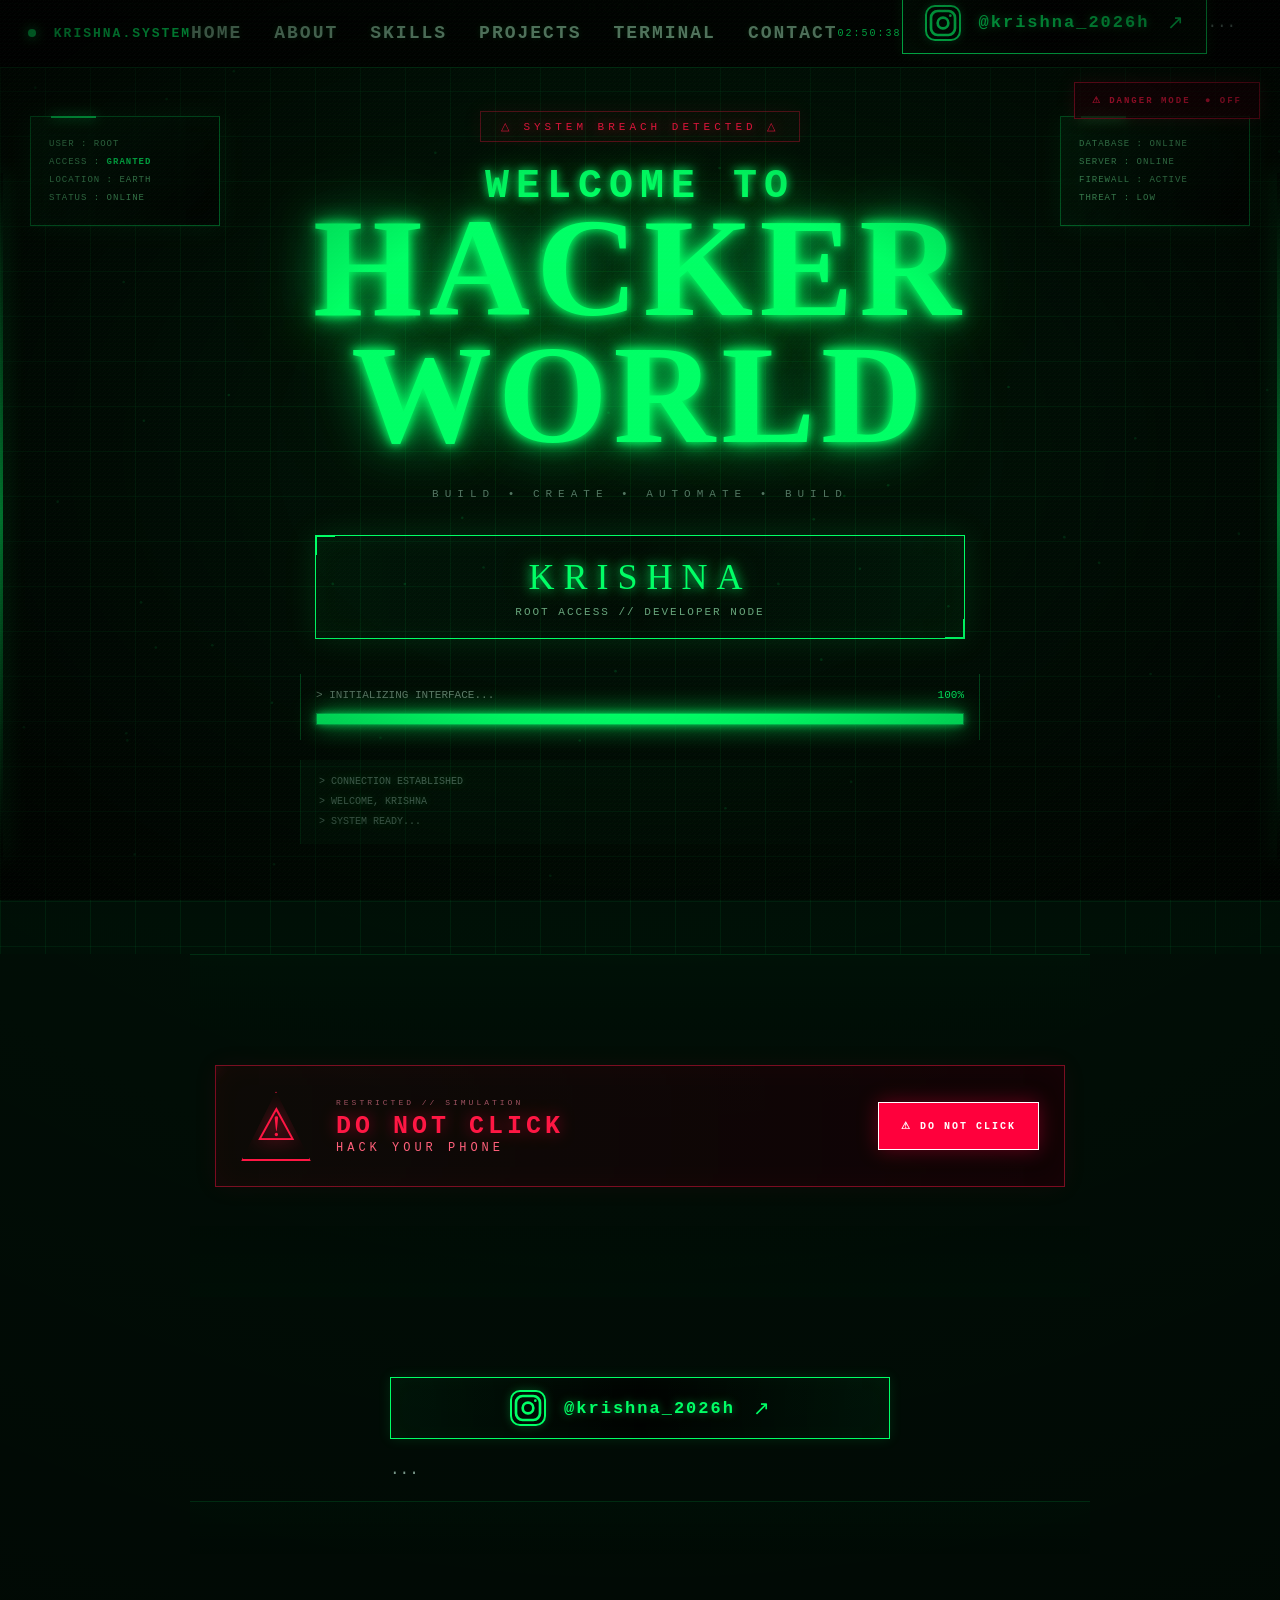
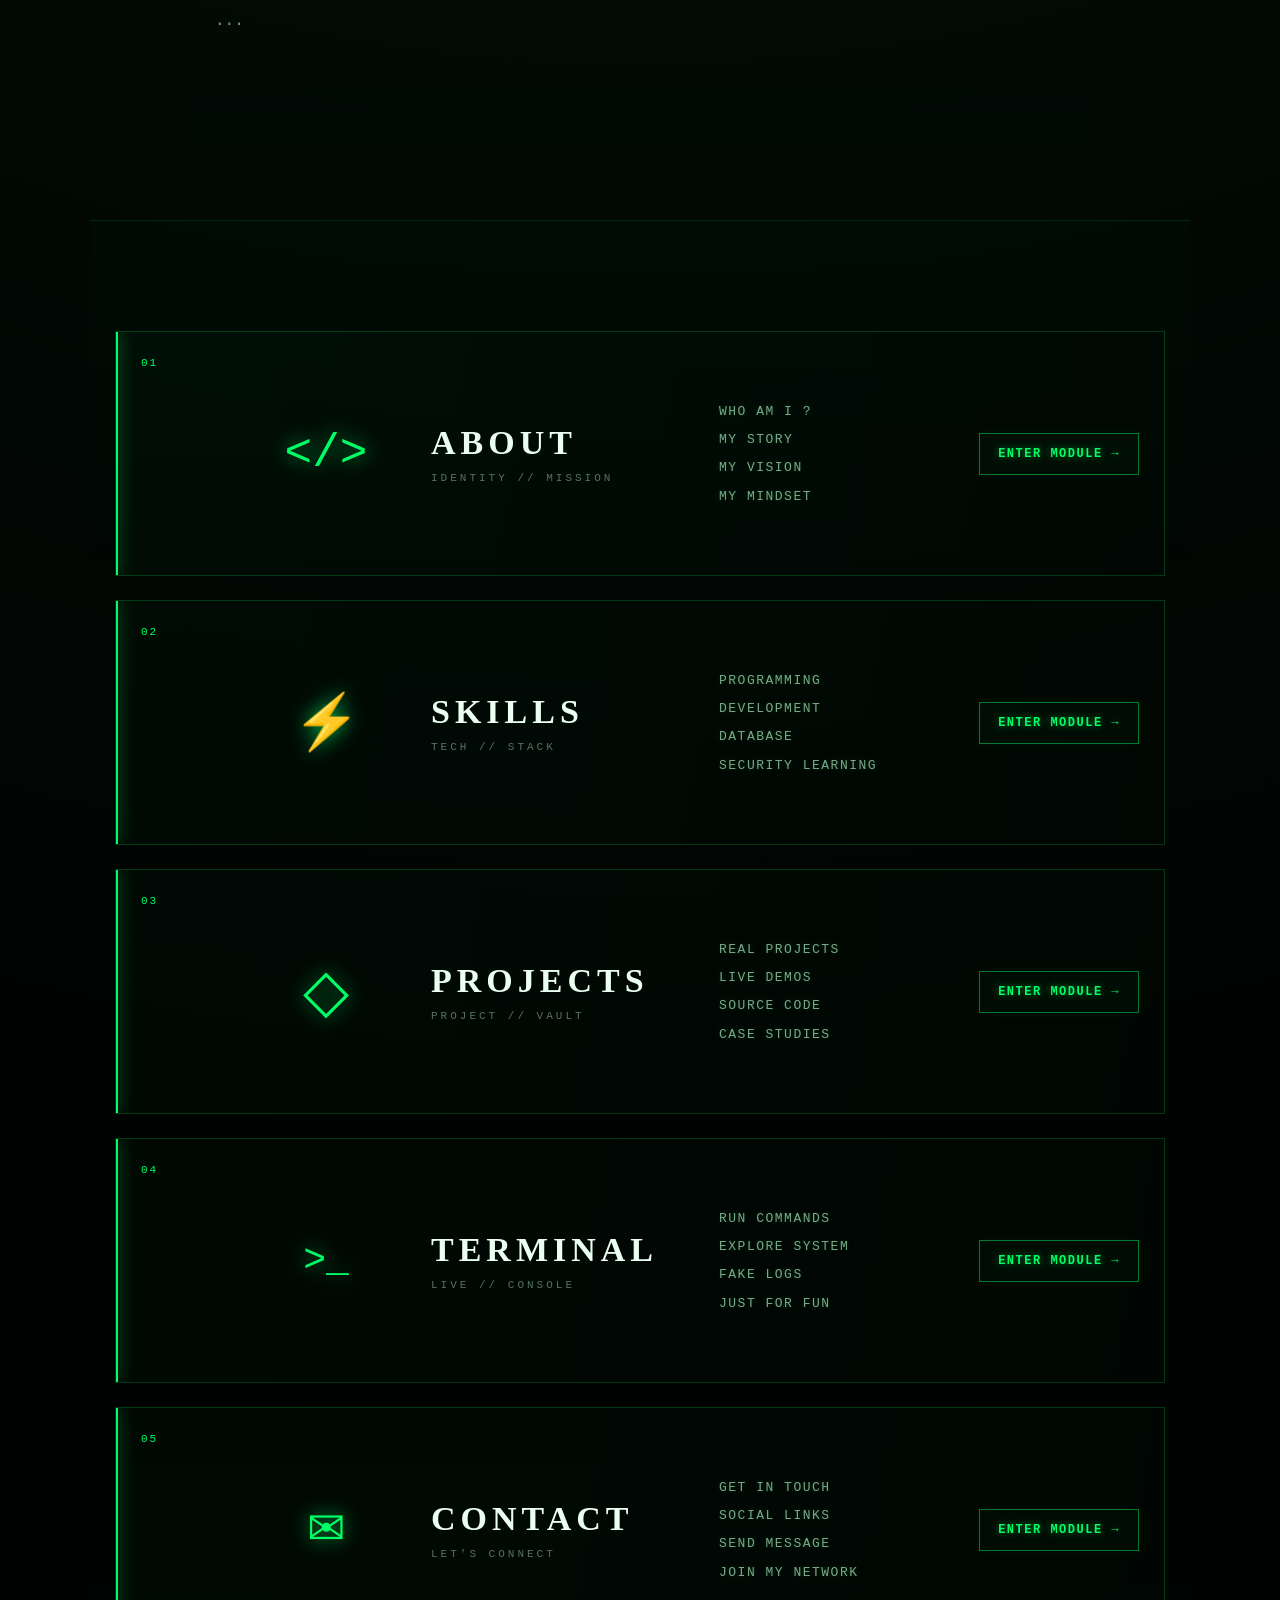
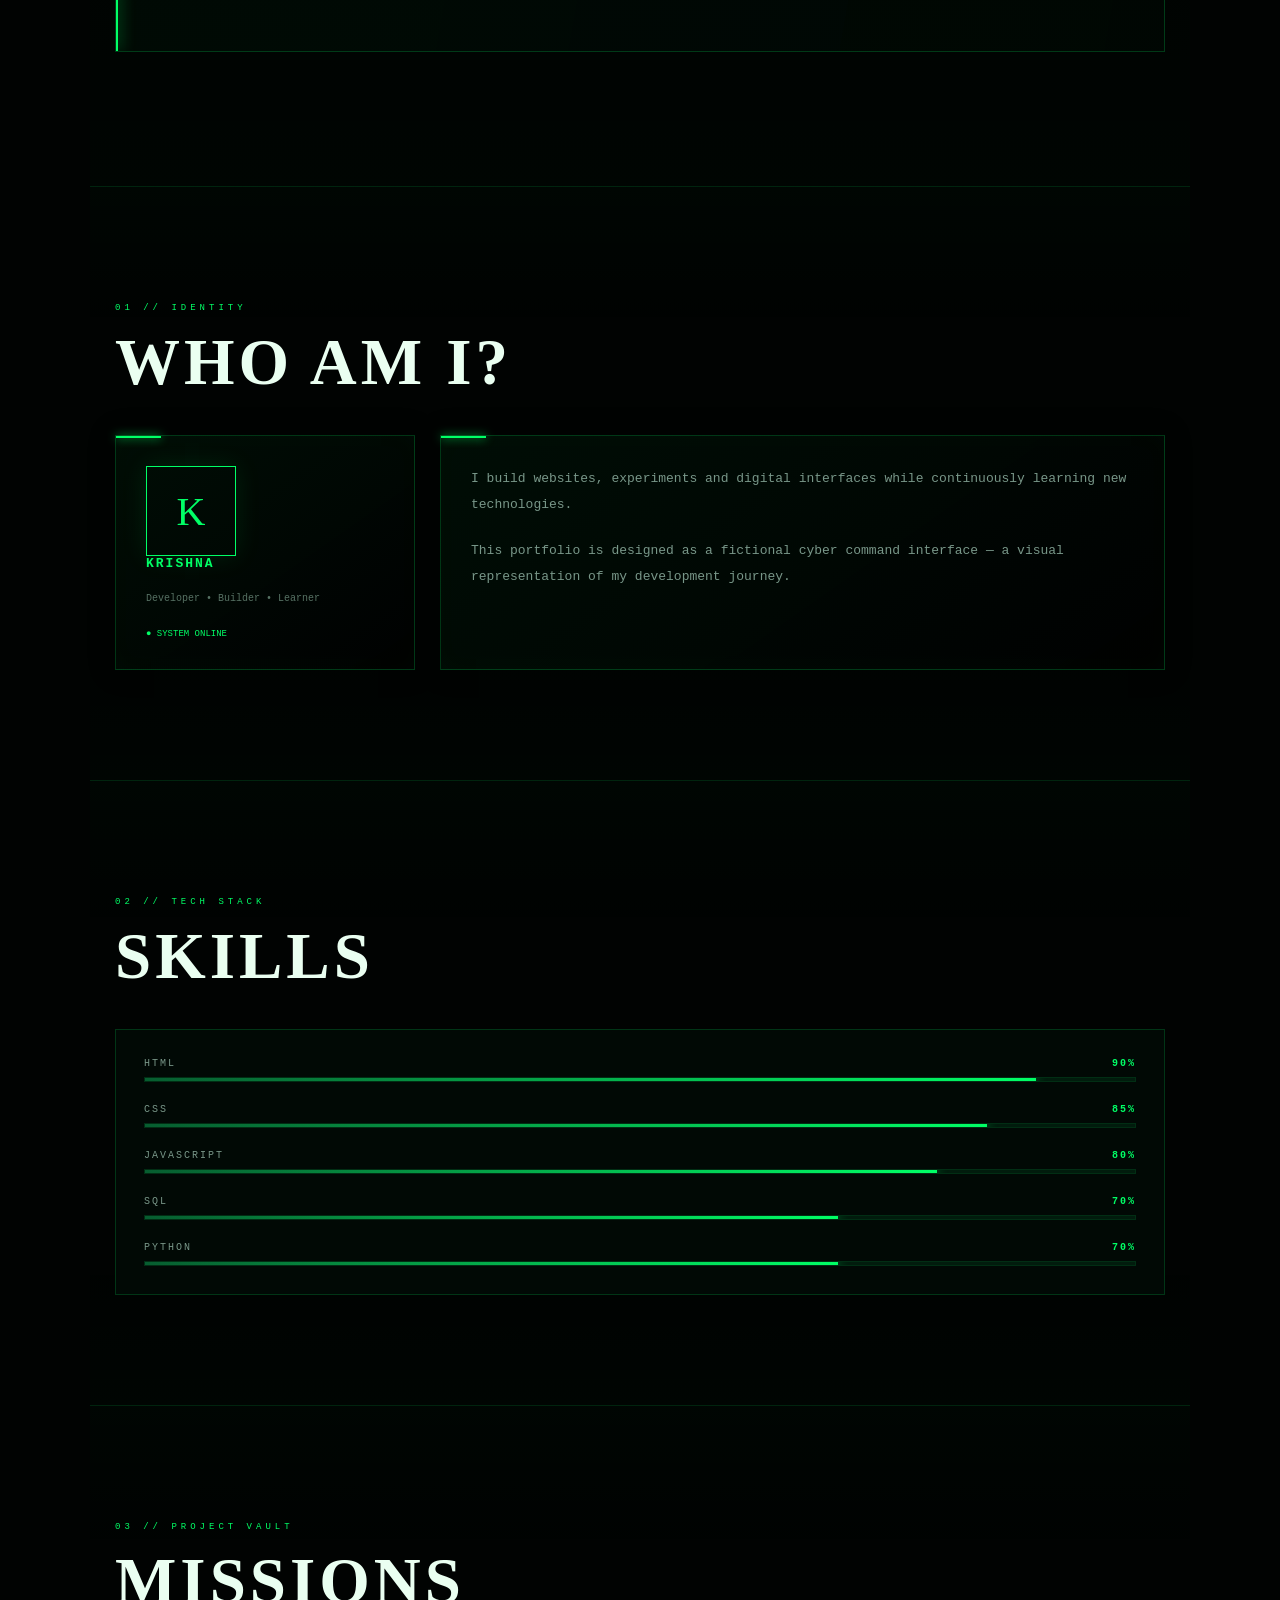
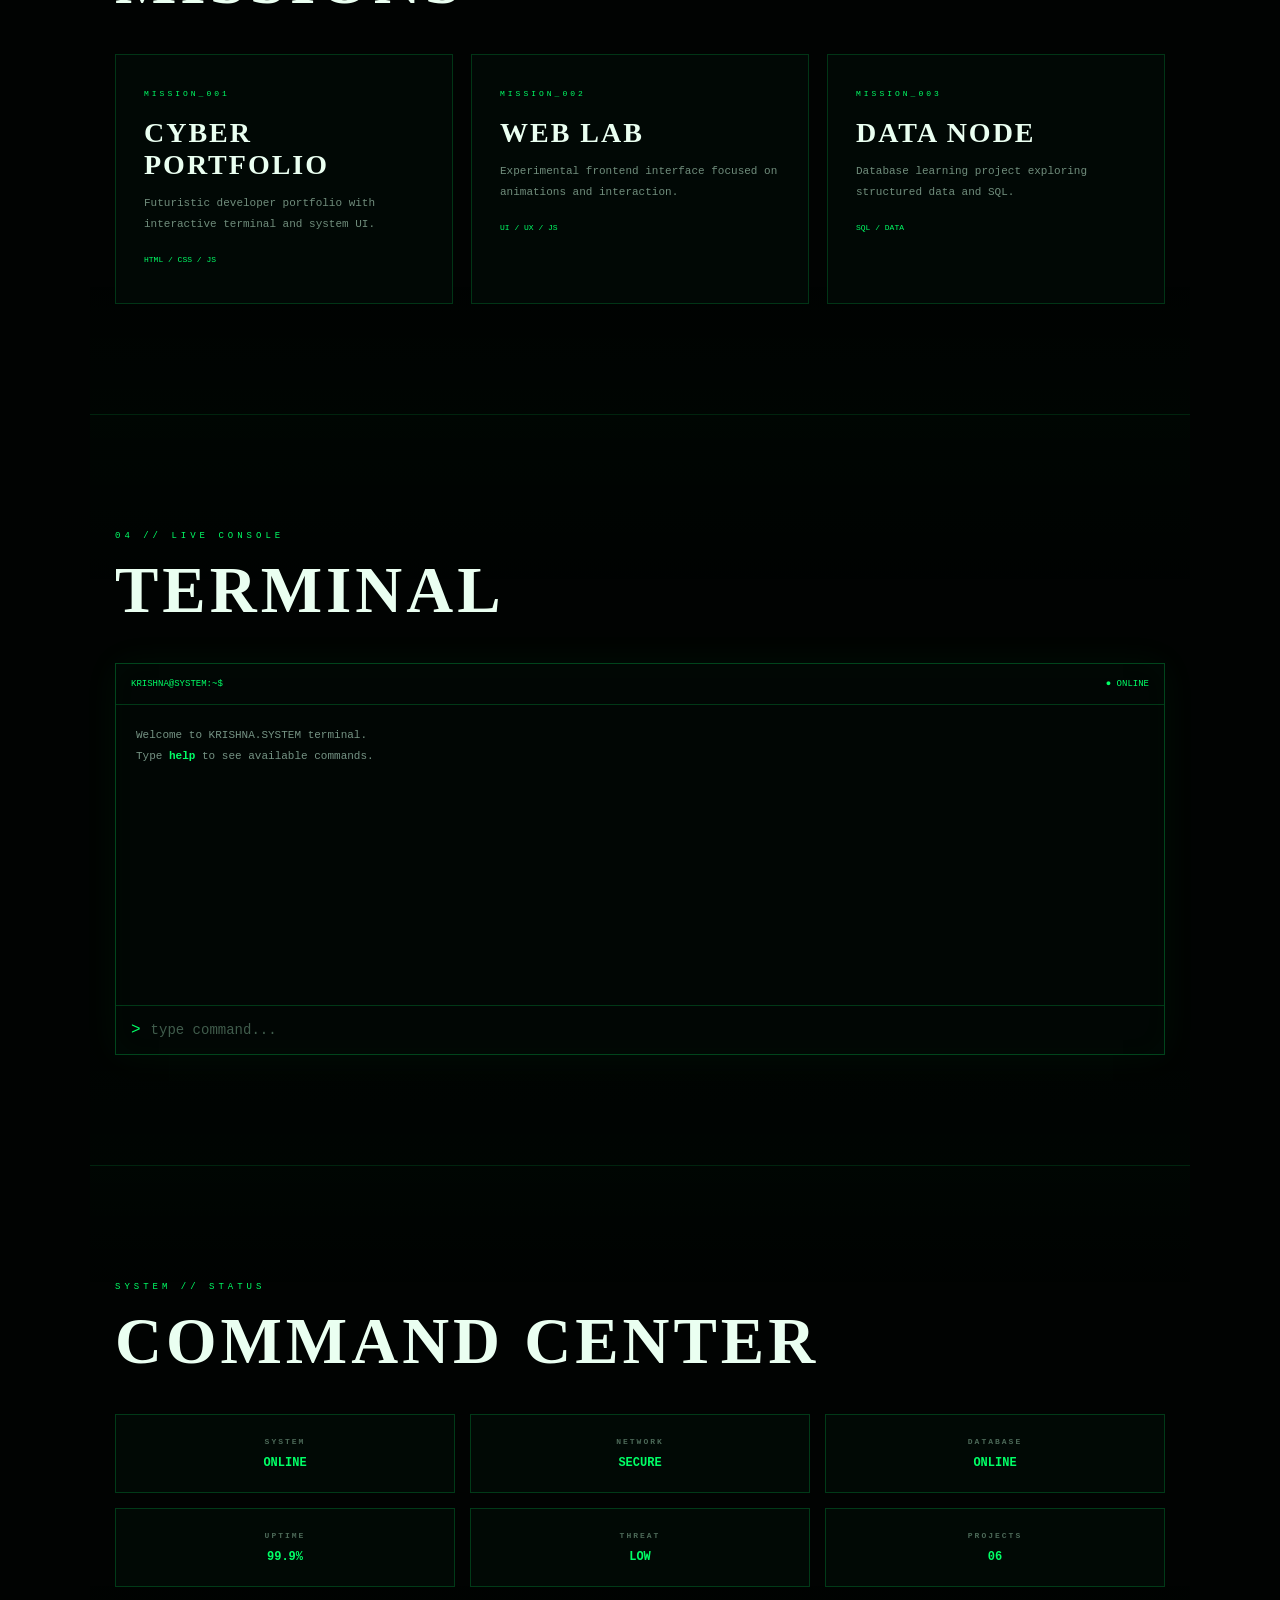
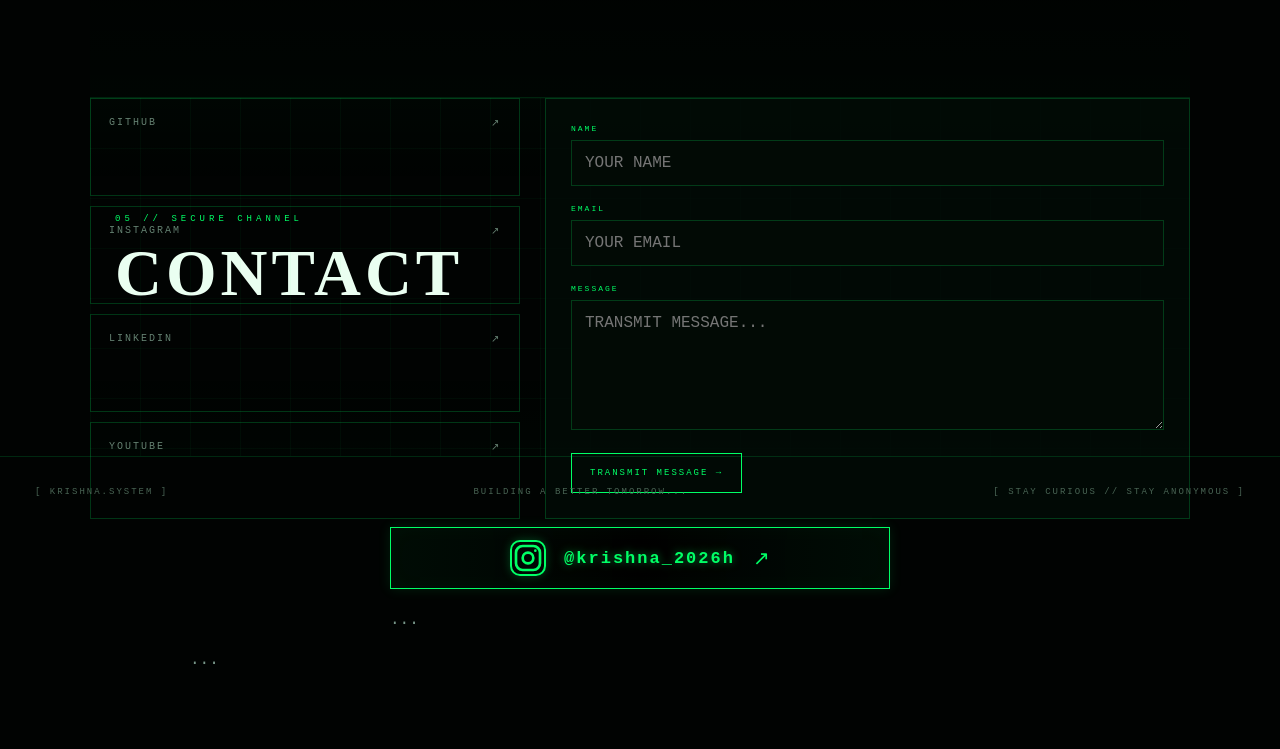
<file: index.html>
<!DOCTYPE html>
<html lang="en">
<head>
  <meta charset="UTF-8">
  <meta name="viewport" content="width=device-width, initial-scale=1.0">

  <title>KRISHNA // SYSTEM</title>

  <meta
    name="description"
    content="KRISHNA // Cyber Developer Portfolio"
  >

  <link rel="stylesheet" href="style.css">
</head>

<body>

  <!-- =====================================================
       BACKGROUND CANVAS
       ===================================================== -->

  <canvas id="matrixCanvas"></canvas>
  <canvas id="particleCanvas"></canvas>

  <!-- =====================================================
       SCREEN EFFECTS
       ===================================================== -->

  <div class="screen-noise"></div>
  <div class="scanlines"></div>

  <!-- =====================================================
       BOOT SCREEN
       ===================================================== -->

  <div class="boot-screen" id="bootScreen">

    <div class="boot-box">

      <div class="boot-title">
        KRISHNA // SYSTEM
      </div>

      <div class="boot-lines">

        <div>> INITIALIZING SYSTEM...</div>
        <div>> CONNECTING TO SECURE NETWORK...</div>
        <div>> AUTHENTICATION SUCCESSFUL</div>
        <div>> USER: KRISHNA</div>
        <div>> ACCESS LEVEL: AUTHORIZED</div>
        <div class="boot-green">
          > SYSTEM STATUS: ONLINE
        </div>

      </div>

      <div class="boot-progress">
        <span id="bootProgress"></span>
      </div>

      <div class="boot-percent" id="bootPercent">
        0%
      </div>

    </div>

  </div>

  <!-- =====================================================
       DANGER FLASH / OVERLAY
       ===================================================== -->

  <div class="danger-flash" id="dangerFlash"></div>

  <div class="danger-overlay">

    <div class="danger-corner danger-left">
      ⚠
    </div>

    <div class="danger-corner danger-right">
      ⚠
    </div>

    <div class="danger-warning-top">
      ⚠ SYSTEM BREACH DETECTED ⚠
    </div>

    <div class="danger-warning-bottom">
      SECURITY PROTOCOL ACTIVE // SIMULATION
    </div>

  </div>

  <!-- =====================================================
       NAVIGATION
       ===================================================== -->

  <header class="topbar">

    <a href="#home" class="logo">
      <span class="logo-dot"></span>
      KRISHNA.SYSTEM
    </a>

    <nav id="nav">

      <a href="#home">HOME</a>
      <a href="#about">ABOUT</a>
      <a href="#skills">SKILLS</a>
      <a href="#projects">PROJECTS</a>
      <a href="#terminal">TERMINAL</a>
      <a href="#contact">CONTACT</a>

    </nav>

    <div class="top-right">

      <span id="clock">
        00:00:00
      </span>

      <button class="menu-btn" id="menuBtn">
        ☰
      </button>

    </div>
    <!-- =====================================================
     INSTAGRAM // SOCIAL CHANNEL
     ===================================================== -->

<div class="instagram-channel">

  <a
    href="https://www.instagram.com/krishna_2026h/"
    target="_blank"
    rel="noopener noreferrer"
    class="instagram-link"
    aria-label="Open Krishna Instagram"
  >

    <!-- INSTAGRAM LOGO -->
    <span class="instagram-icon">
      <svg
        viewBox="0 0 24 24"
        aria-hidden="true"
      >
        <rect
          x="3"
          y="3"
          width="18"
          height="18"
          rx="5"
          fill="none"
          stroke="currentColor"
          stroke-width="2"
        />

        <circle
          cx="12"
          cy="12"
          r="4"
          fill="none"
          stroke="currentColor"
          stroke-width="2"
        />

        <circle
          cx="17.5"
          cy="6.5"
          r="1"
          fill="currentColor"
        />
      </svg>
    </span>

    <!-- INSTAGRAM ID -->
    <span class="instagram-text">
      @krishna_2026h
    </span>

    <!-- ARROW -->
    <span class="instagram-arrow">
      ↗
    </span>

  </a>

</div>
<!-- Instagram code yaha -->
<div class="instagram-channel">
   ...
</div>


<!-- RED WARNING -->
<section class="danger-section">

   ...
   
</section>

  </header>
  

  <!-- =====================================================
       DANGER MODE BUTTON
       ===================================================== -->

  <button
    class="danger-toggle"
    id="dangerToggle"
    type="button"
  >

    ⚠ DANGER MODE
    <span>● OFF</span>

  </button>

  <!-- =====================================================
       MAIN
       ===================================================== -->

  <main>

    <!-- ===================================================
         HERO
         =================================================== -->

    <section class="hero" id="home">

      <div class="hero-grid"></div>

      <div class="hero-hud hud-left">

        <div>USER : ROOT</div>
        <div>ACCESS : <b>GRANTED</b></div>
        <div>LOCATION : EARTH</div>
        <div>STATUS : ONLINE</div>

      </div>

      <div class="hero-hud hud-right">

        <div>DATABASE : ONLINE</div>
        <div>SERVER : ONLINE</div>
        <div>FIREWALL : ACTIVE</div>
        <div>THREAT : LOW</div>

      </div>

      <div class="hero-content">

        <div class="breach-text">
          △ SYSTEM BREACH DETECTED △
        </div>

        <div class="welcome-small">
          WELCOME TO
        </div>

        <h1 class="welcome-title glitch">
          HACKER WORLD
        </h1>

        <p class="hero-tagline">
          BUILD • CREATE • AUTOMATE • BUILD
        </p>

        <div class="krishna-box">

          <div class="krishna-name">
            KRISHNA
          </div>

          <div class="krishna-role">
            ROOT ACCESS // DEVELOPER NODE
          </div>

        </div>

        <div class="initializing">

          <div class="init-line">

            <span>
              &gt; INITIALIZING INTERFACE...
            </span>

            <span id="initPercent">
              100%
            </span>

          </div>

          <div class="init-bar">
            <span></span>
          </div>

        </div>

        <div class="hero-terminal">

          <div>> CONNECTION ESTABLISHED</div>
          <div>> WELCOME, KRISHNA</div>
          <div>> SYSTEM READY...</div>

        </div>

      </div>

    </section>


    <!-- ===================================================
         DANGER PHONE SIMULATION
         =================================================== -->

    <section class="danger-section">

      <div class="danger-card">

        <div class="danger-symbol">
          ⚠
        </div>

        <div class="danger-card-content">

          <div class="danger-mini">
            RESTRICTED // SIMULATION
          </div>

          <h2>
            DO NOT CLICK
          </h2>

          <p>
            HACK YOUR PHONE
          </p>

        </div>

        <button
          id="phoneHackBtn"
          class="phone-hack-btn"
          type="button"
        >
          ⚠ DO NOT CLICK
        </button>

      </div>

    </section>
    <!-- =====================================================
     INSTAGRAM // SOCIAL CHANNEL
     ===================================================== -->

<div class="instagram-channel">

  <a
    href="https://www.instagram.com/krishna_2026h/"
    target="_blank"
    rel="noopener noreferrer"
    class="instagram-link"
    aria-label="Open Krishna Instagram"
  >

    <!-- INSTAGRAM LOGO -->
    <span class="instagram-icon">
      <svg
        viewBox="0 0 24 24"
        aria-hidden="true"
      >
        <rect
          x="3"
          y="3"
          width="18"
          height="18"
          rx="5"
          fill="none"
          stroke="currentColor"
          stroke-width="2"
        />

        <circle
          cx="12"
          cy="12"
          r="4"
          fill="none"
          stroke="currentColor"
          stroke-width="2"
        />

        <circle
          cx="17.5"
          cy="6.5"
          r="1"
          fill="currentColor"
        />
      </svg>
    </span>

    <!-- INSTAGRAM ID -->
    <span class="instagram-text">
      @krishna_2026h
    </span>

    <!-- ARROW -->
    <span class="instagram-arrow">
      ↗
    </span>

  </a>

</div>
<!-- Instagram code yaha -->
<div class="instagram-channel">
   ...
</div>


<!-- RED WARNING -->
<section class="danger-section">

   ...
   
</section>


    <!-- ===================================================
         MODULES
         =================================================== -->

    <section class="modules section">

      <!-- ABOUT -->

      <article
        class="module-card reveal"
        id="about"
      >

        <div class="module-number">
          01
        </div>

        <div class="module-icon">
          &lt;/&gt;
        </div>

        <div class="module-main">

          <h2>
            ABOUT
          </h2>

          <div class="module-sub">
            IDENTITY // MISSION
          </div>

        </div>

        <div class="module-info">

          <span>WHO AM I ?</span>
          <span>MY STORY</span>
          <span>MY VISION</span>
          <span>MY MINDSET</span>

        </div>

        <a
          href="#about-details"
          class="enter-module"
        >
          ENTER MODULE →
        </a>

      </article>


      <!-- SKILLS -->

      <article
        class="module-card reveal"
        id="skills"
      >

        <div class="module-number">
          02
        </div>

        <div class="module-icon lightning">
          ⚡
        </div>

        <div class="module-main">

          <h2>
            SKILLS
          </h2>

          <div class="module-sub">
            TECH // STACK
          </div>

        </div>

        <div class="module-info">

          <span>PROGRAMMING</span>
          <span>DEVELOPMENT</span>
          <span>DATABASE</span>
          <span>SECURITY LEARNING</span>

        </div>

        <a
          href="#skills-details"
          class="enter-module"
        >
          ENTER MODULE →
        </a>

      </article>


      <!-- PROJECTS -->

      <article
        class="module-card reveal"
        id="projects"
      >

        <div class="module-number">
          03
        </div>

        <div class="module-icon diamond">
          ◇
        </div>

        <div class="module-main">

          <h2>
            PROJECTS
          </h2>

          <div class="module-sub">
            PROJECT // VAULT
          </div>

        </div>

        <div class="module-info">

          <span>REAL PROJECTS</span>
          <span>LIVE DEMOS</span>
          <span>SOURCE CODE</span>
          <span>CASE STUDIES</span>

        </div>

        <a
          href="#projects-details"
          class="enter-module"
        >
          ENTER MODULE →
        </a>

      </article>


      <!-- TERMINAL -->

      <article
        class="module-card reveal"
        id="terminal"
      >

        <div class="module-number">
          04
        </div>

        <div class="module-icon terminal-symbol">
          &gt;_
        </div>

        <div class="module-main">

          <h2>
            TERMINAL
          </h2>

          <div class="module-sub">
            LIVE // CONSOLE
          </div>

        </div>

        <div class="module-info">

          <span>RUN COMMANDS</span>
          <span>EXPLORE SYSTEM</span>
          <span>FAKE LOGS</span>
          <span>JUST FOR FUN</span>

        </div>

        <a
          href="#terminal-box"
          class="enter-module"
        >
          ENTER MODULE →
        </a>

      </article>


      <!-- CONTACT -->

      <article
        class="module-card reveal"
        id="contact"
      >

        <div class="module-number">
          05
        </div>

        <div class="module-icon">
          ✉
        </div>

        <div class="module-main">

          <h2>
            CONTACT
          </h2>

          <div class="module-sub">
            LET'S CONNECT
          </div>

        </div>

        <div class="module-info">

          <span>GET IN TOUCH</span>
          <span>SOCIAL LINKS</span>
          <span>SEND MESSAGE</span>
          <span>JOIN MY NETWORK</span>

        </div>

        <a
          href="#contact-box"
          class="enter-module"
        >
          ENTER MODULE →
        </a>

      </article>

    </section>


    <!-- ===================================================
         ABOUT DETAILS
         =================================================== -->

    <section
      class="section details"
      id="about-details"
    >

      <div class="section-heading">

        <span>
          01 // IDENTITY
        </span>

        <h2>
          WHO AM I?
        </h2>

      </div>

      <div class="identity-grid">

        <div class="identity-panel">

          <div class="identity-logo">
            K
          </div>

          <h3>
            KRISHNA
          </h3>

          <p>
            Developer • Builder • Learner
          </p>

          <div class="identity-status">
            ● SYSTEM ONLINE
          </div>

        </div>

        <div class="identity-text">

          <p>
            I build websites, experiments and digital
            interfaces while continuously learning new
            technologies.
          </p>

          <p>
            This portfolio is designed as a fictional
            cyber command interface — a visual representation
            of my development journey.
          </p>

        </div>

      </div>

    </section>


    <!-- ===================================================
         SKILLS DETAILS
         =================================================== -->

    <section
      class="section details"
      id="skills-details"
    >

      <div class="section-heading">

        <span>
          02 // TECH STACK
        </span>

        <h2>
          SKILLS
        </h2>

      </div>

      <div class="skills-panel">

        <div class="skill">

          <div class="skill-head">
            <span>HTML</span>
            <b>90%</b>
          </div>

          <div class="skill-track">
            <span data-width="90%"></span>
          </div>

        </div>

        <div class="skill">

          <div class="skill-head">
            <span>CSS</span>
            <b>85%</b>
          </div>

          <div class="skill-track">
            <span data-width="85%"></span>
          </div>

        </div>

        <div class="skill">

          <div class="skill-head">
            <span>JAVASCRIPT</span>
            <b>80%</b>
          </div>

          <div class="skill-track">
            <span data-width="80%"></span>
          </div>

        </div>

        <div class="skill">

          <div class="skill-head">
            <span>SQL</span>
            <b>70%</b>
          </div>

          <div class="skill-track">
            <span data-width="70%"></span>
          </div>

        </div>

        <div class="skill">

          <div class="skill-head">
            <span>PYTHON</span>
            <b>70%</b>
          </div>

          <div class="skill-track">
            <span data-width="70%"></span>
          </div>

        </div>

      </div>

    </section>


    <!-- ===================================================
         PROJECTS DETAILS
         =================================================== -->

    <section
      class="section details"
      id="projects-details"
    >

      <div class="section-heading">

        <span>
          03 // PROJECT VAULT
        </span>

        <h2>
          MISSIONS
        </h2>

      </div>

      <div class="mission-grid">

        <div class="mission-card">

          <small>
            MISSION_001
          </small>

          <h3>
            CYBER PORTFOLIO
          </h3>

          <p>
            Futuristic developer portfolio with
            interactive terminal and system UI.
          </p>

          <div>
            HTML / CSS / JS
          </div>

        </div>

        <div class="mission-card">

          <small>
            MISSION_002
          </small>

          <h3>
            WEB LAB
          </h3>

          <p>
            Experimental frontend interface focused
            on animations and interaction.
          </p>

          <div>
            UI / UX / JS
          </div>

        </div>

        <div class="mission-card">

          <small>
            MISSION_003
          </small>

          <h3>
            DATA NODE
          </h3>

          <p>
            Database learning project exploring
            structured data and SQL.
          </p>

          <div>
            SQL / DATA
          </div>

        </div>

      </div>

    </section>


    <!-- ===================================================
         TERMINAL
         =================================================== -->

    <section
      class="section details"
      id="terminal-box"
    >

      <div class="section-heading">

        <span>
          04 // LIVE CONSOLE
        </span>

        <h2>
          TERMINAL
        </h2>

      </div>

      <div class="terminal-window">

        <div class="terminal-header">

          <span>
            KRISHNA@SYSTEM:~$
          </span>

          <span>
            ● ONLINE
          </span>

        </div>

        <div
          class="terminal-output"
          id="terminalOutput"
        >

          <div>
            Welcome to KRISHNA.SYSTEM terminal.
          </div>

          <div>
            Type <b>help</b> to see available commands.
          </div>

        </div>

        <div class="terminal-input">

          <span>
            &gt;
          </span>

          <input
            id="terminalInput"
            type="text"
            autocomplete="off"
            spellcheck="false"
            placeholder="type command..."
          >

        </div>

      </div>

    </section>


    <!-- ===================================================
         SYSTEM STATUS
         =================================================== -->

    <section class="section">

      <div class="section-heading">

        <span>
          SYSTEM // STATUS
        </span>

        <h2>
          COMMAND CENTER
        </h2>

      </div>

      <div class="status-grid">

        <div>
          <b>SYSTEM</b>
          <strong>ONLINE</strong>
        </div>

        <div>
          <b>NETWORK</b>
          <strong>SECURE</strong>
        </div>

        <div>
          <b>DATABASE</b>
          <strong>ONLINE</strong>
        </div>

        <div>
          <b>UPTIME</b>
          <strong>99.9%</strong>
        </div>

        <div>
          <b>THREAT</b>
          <strong>LOW</strong>
        </div>

        <div>
          <b>PROJECTS</b>
          <strong>06</strong>
        </div>

      </div>

    </section>


    <!-- ===================================================
         CONTACT
         =================================================== -->

    <section
      class="section details"
      id="contact-box"
    >

      <div class="section-heading">

        <span>
          05 // SECURE CHANNEL
        </span>

        <h2>
          CONTACT
        </h2>

      </div>

      <div class="contact-grid">

        <div class="contact-links">

          <a href="https://github.com/" target="_blank">
            GITHUB
            <span>↗</span>
          </a>

          <a href="https://instagram.com/" target="_blank">
            INSTAGRAM
            <span>↗</span>
          </a>

          <a href="https://linkedin.com/" target="_blank">
            LINKEDIN
            <span>↗</span>
          </a>

          <a href="https://youtube.com/" target="_blank">
            YOUTUBE
            <span>↗</span>
          </a>

        </div>

        <form id="contactForm">

          <label>
            NAME
          </label>

          <input
            type="text"
            id="name"
            placeholder="YOUR NAME"
            required
          >

          <label>
            EMAIL
          </label>

          <input
            type="email"
            id="email"
            placeholder="YOUR EMAIL"
            required
          >

          <label>
            MESSAGE
          </label>

          <textarea
            id="message"
            placeholder="TRANSMIT MESSAGE..."
            required
          ></textarea>

          <button type="submit">
            TRANSMIT MESSAGE →
          </button>

        </form>

      </div>

    </section>

  </main>


  <!-- =====================================================
       PHONE HACK SIMULATION MODAL
       ===================================================== -->

  <div
    class="hack-modal"
    id="hackModal"
  >

    <div class="hack-box">

      <div class="hack-alert">
        ⚠ WARNING
      </div>

      <h2 id="hackTitle">
        PHONE ACCESS
      </h2>

      <div
        class="hack-count"
        id="hackCount"
      >
        3
      </div>

      <div
        class="hack-log"
        id="hackLog"
      >
        INITIALIZING...
      </div>

      <button
        id="closeHack"
        type="button"
      >
        EXIT SIMULATION
      </button>

    </div>

  </div>


  <!-- =====================================================
       TOAST
       ===================================================== -->

  <div
    class="toast"
    id="toast"
  ></div>


  <!-- =====================================================
       FOOTER
       ===================================================== -->

  <footer>

    <div>
      [ KRISHNA.SYSTEM ]
    </div>

    <div>
      BUILDING A BETTER TOMORROW...
    </div>

    <div>
      [ STAY CURIOUS // STAY ANONYMOUS ]
    </div>

  </footer>


  <script src="script.js"></script>
  


</body>
</html>
<!-- =====================================================
     INSTAGRAM // SOCIAL CHANNEL
     ===================================================== -->

<div class="instagram-channel">

  <a
    href="https://www.instagram.com/krishna_2026h/"
    target="_blank"
    rel="noopener noreferrer"
    class="instagram-link"
    aria-label="Open Krishna Instagram"
  >

    <!-- INSTAGRAM LOGO -->
    <span class="instagram-icon">
      <svg
        viewBox="0 0 24 24"
        aria-hidden="true"
      >
        <rect
          x="3"
          y="3"
          width="18"
          height="18"
          rx="5"
          fill="none"
          stroke="currentColor"
          stroke-width="2"
        />

        <circle
          cx="12"
          cy="12"
          r="4"
          fill="none"
          stroke="currentColor"
          stroke-width="2"
        />

        <circle
          cx="17.5"
          cy="6.5"
          r="1"
          fill="currentColor"
        />
      </svg>
    </span>

    <!-- INSTAGRAM ID -->
    <span class="instagram-text">
      @krishna_2026h
    </span>

    <!-- ARROW -->
    <span class="instagram-arrow">
      ↗
    </span>

  </a>

</div>
<!-- Instagram code yaha -->
<div class="instagram-channel">
   ...
</div>


<!-- RED WARNING -->
<section class="danger-section">

   ...
   
</section>
</file>
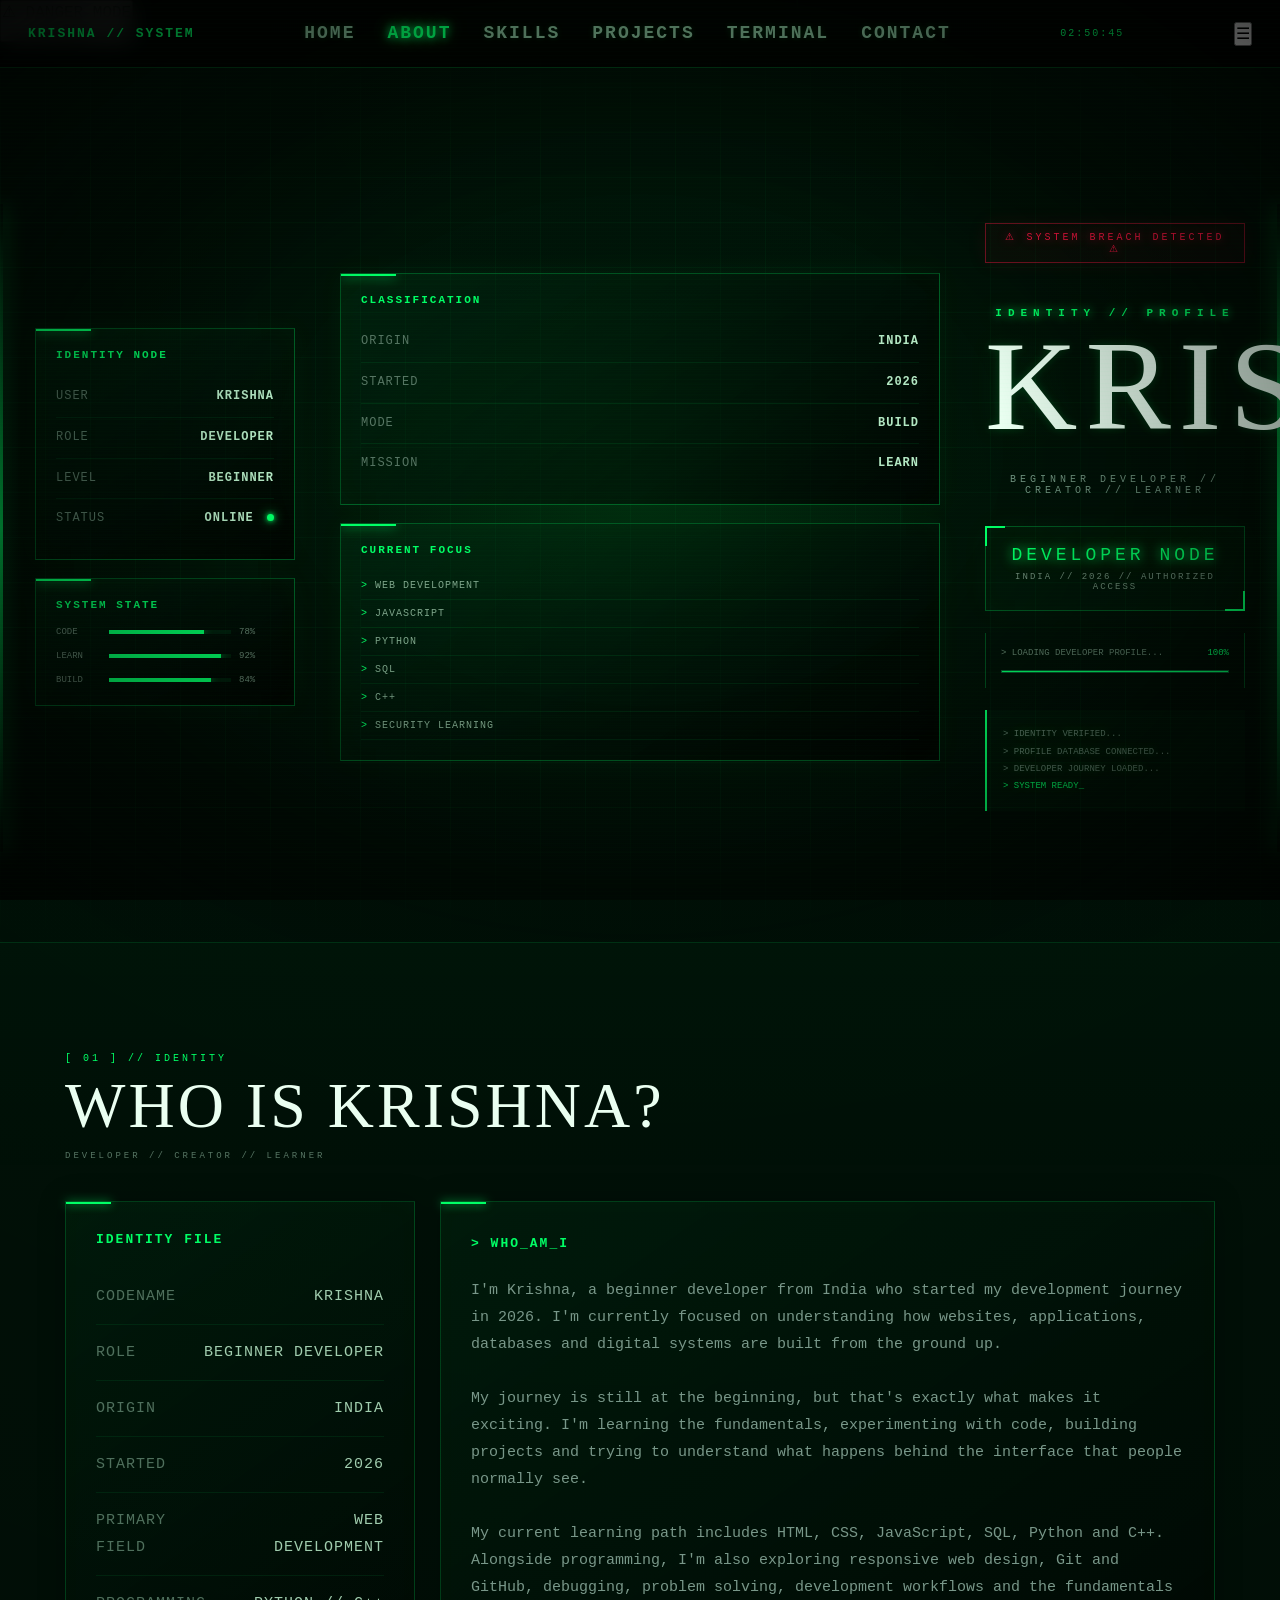
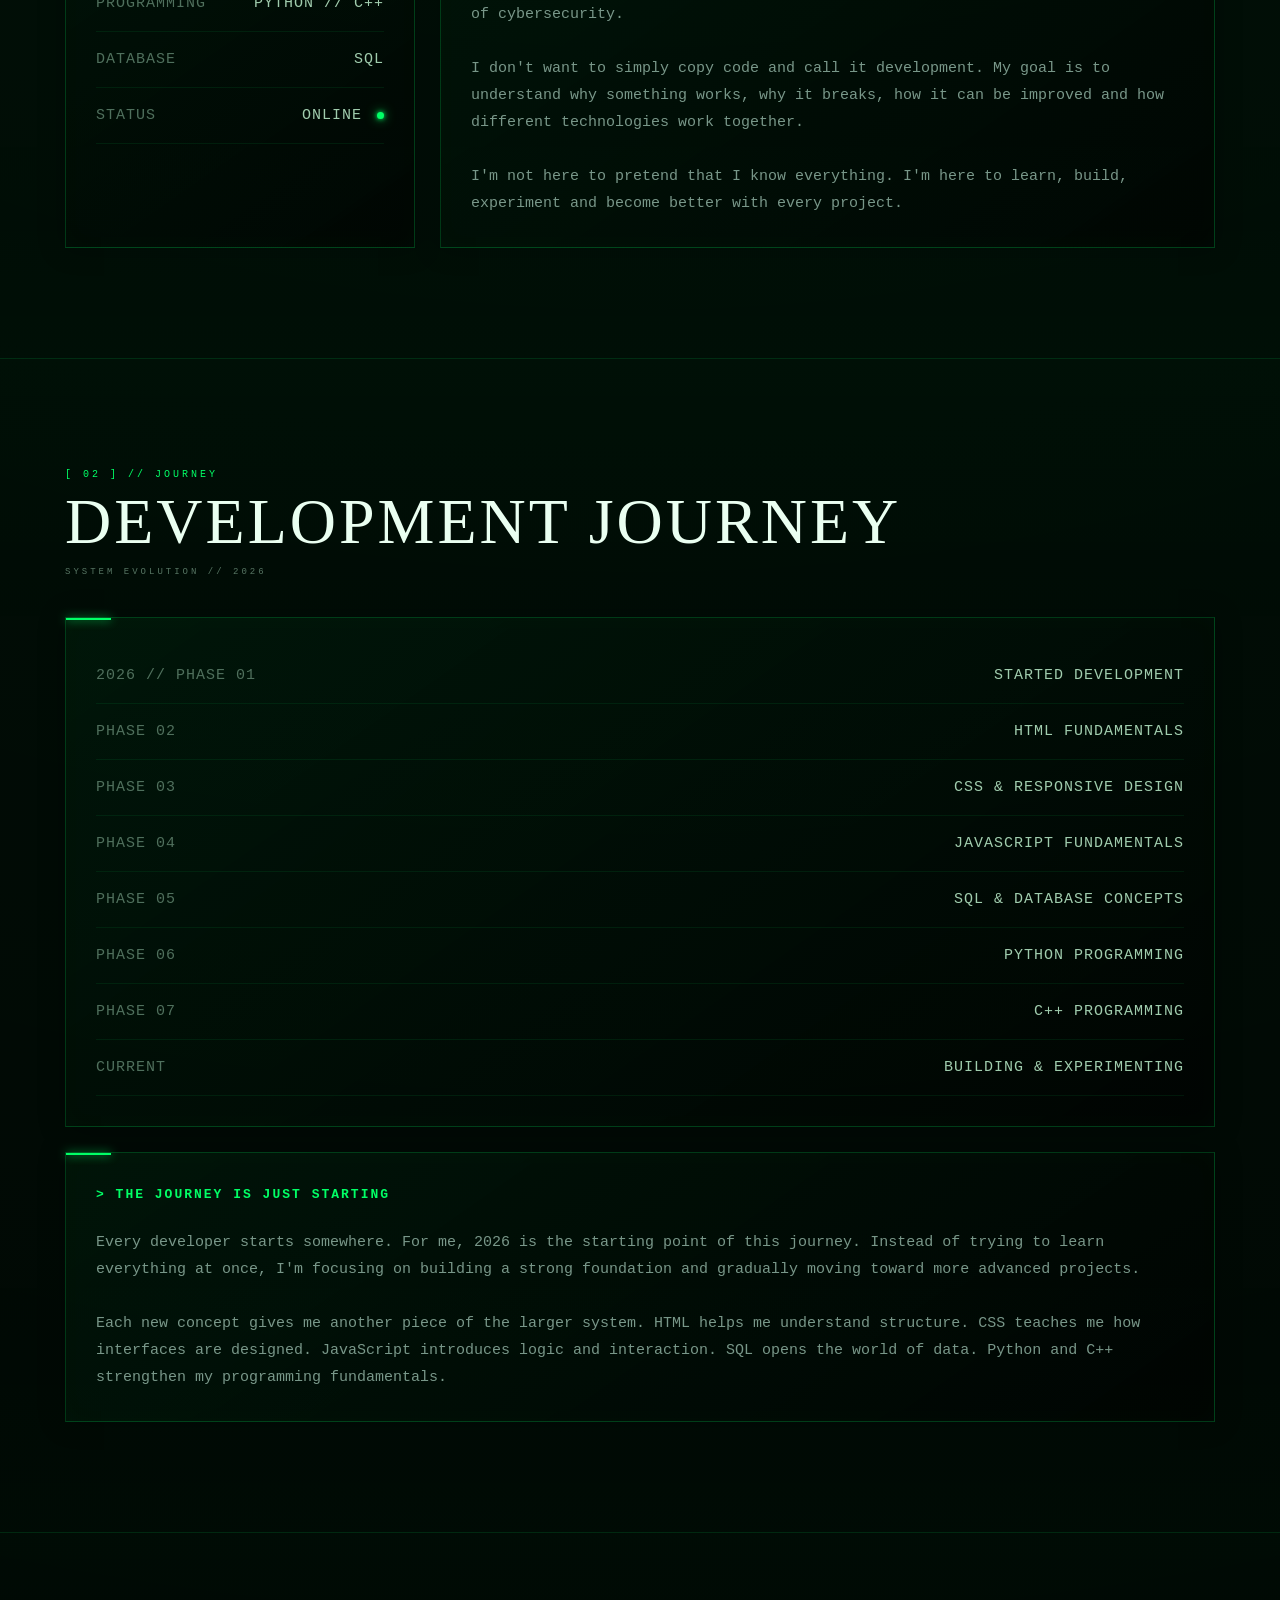
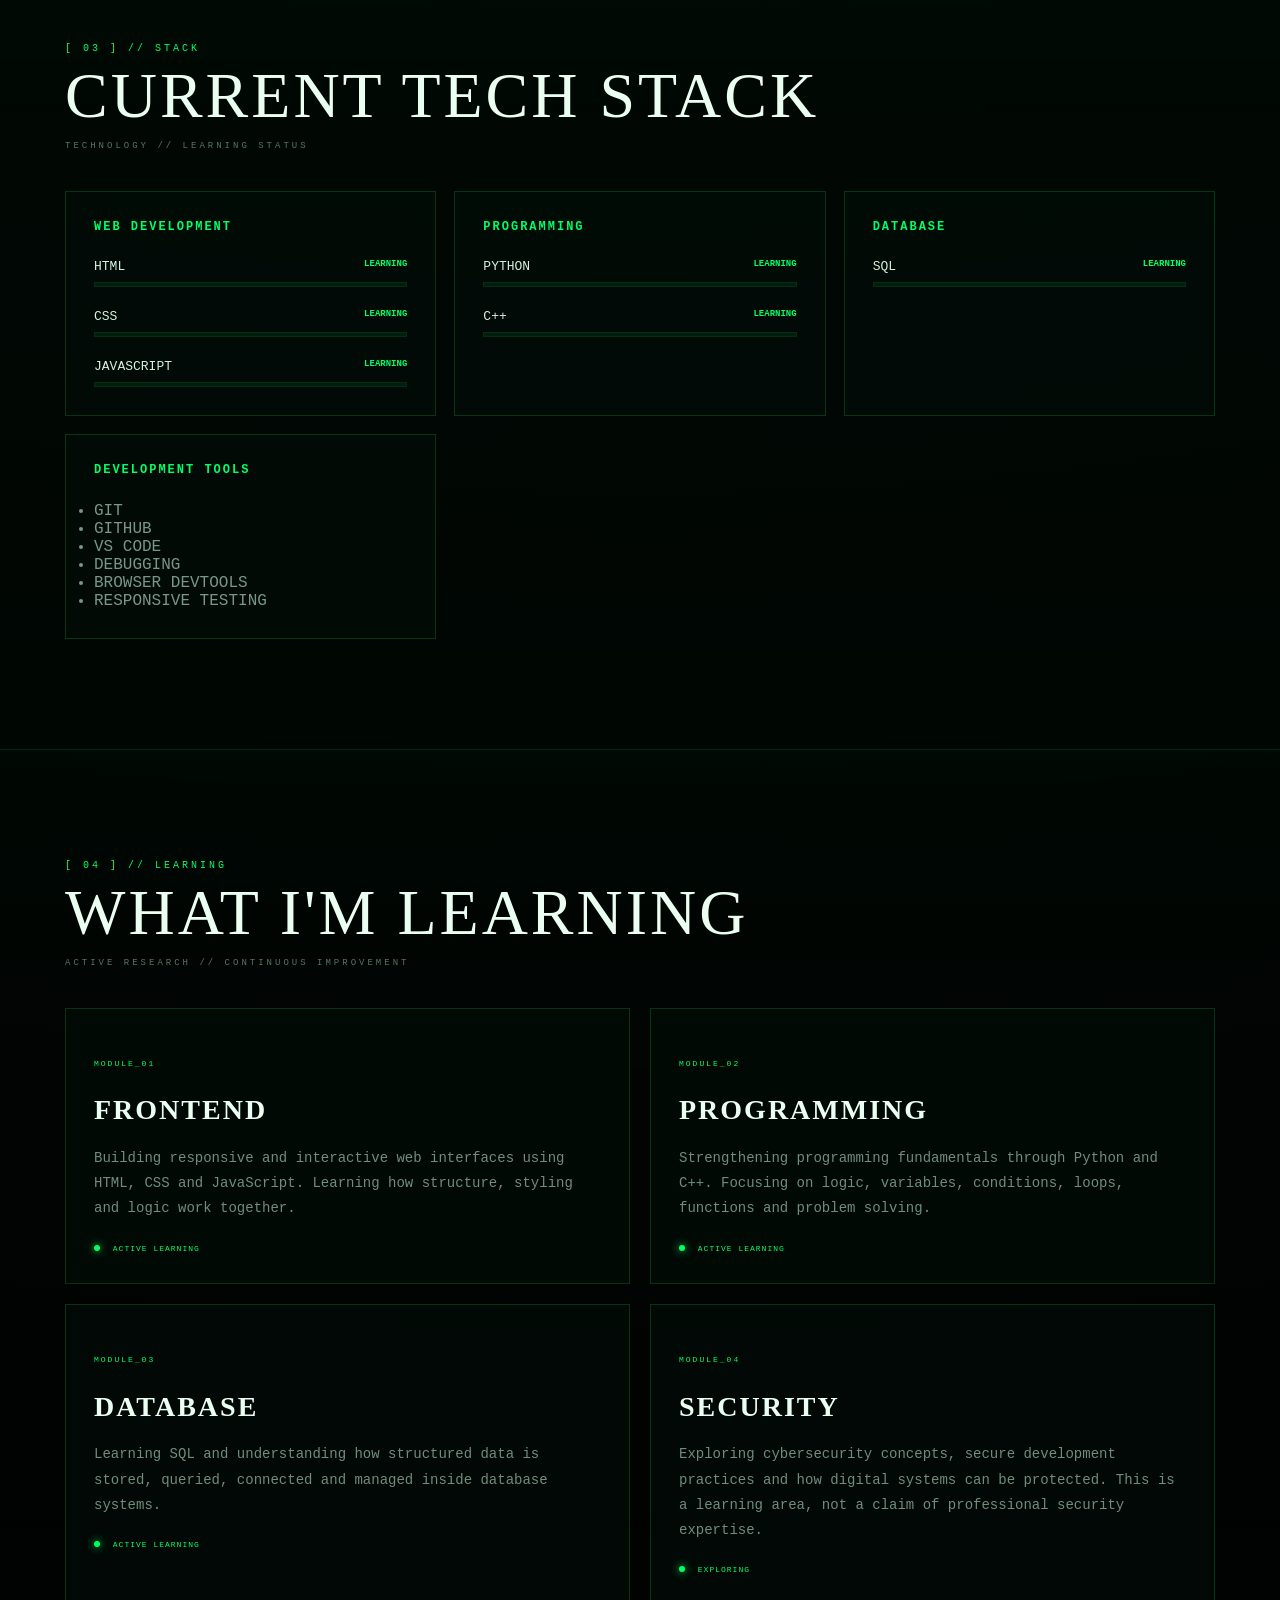
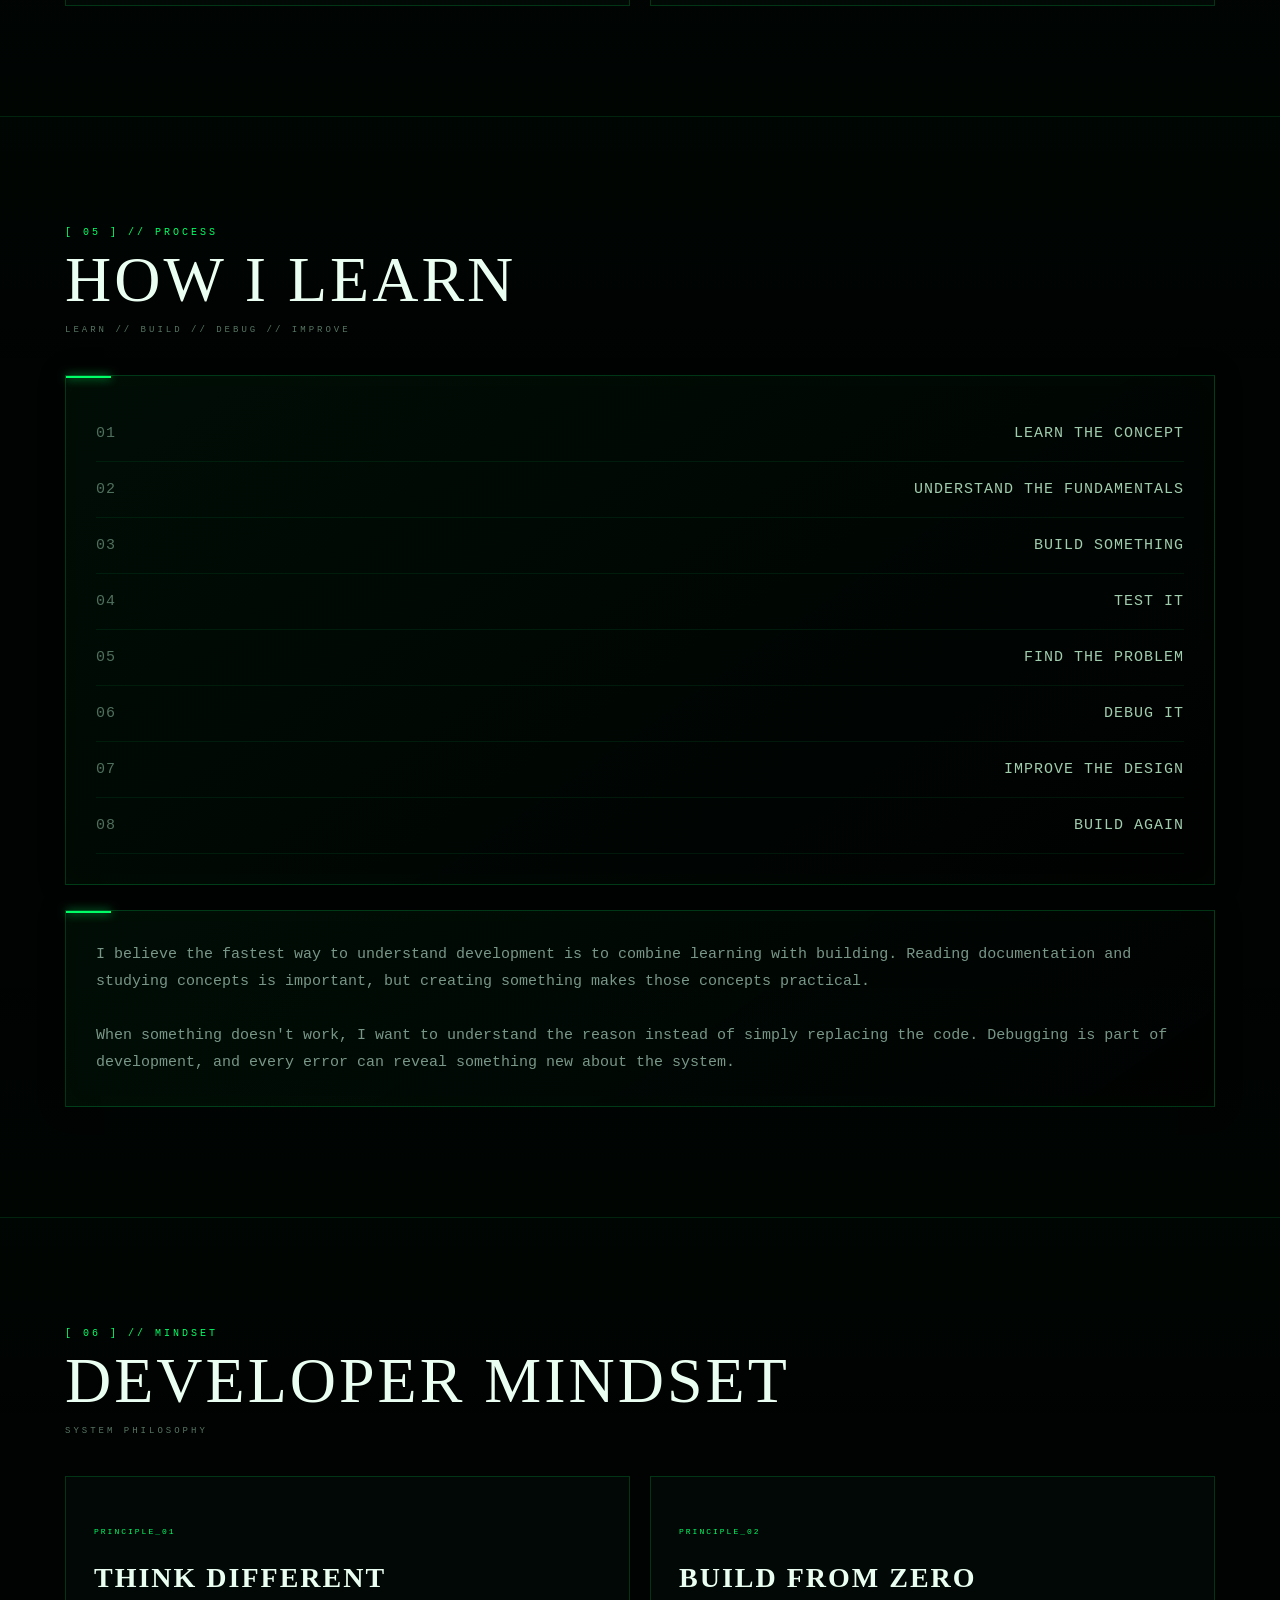
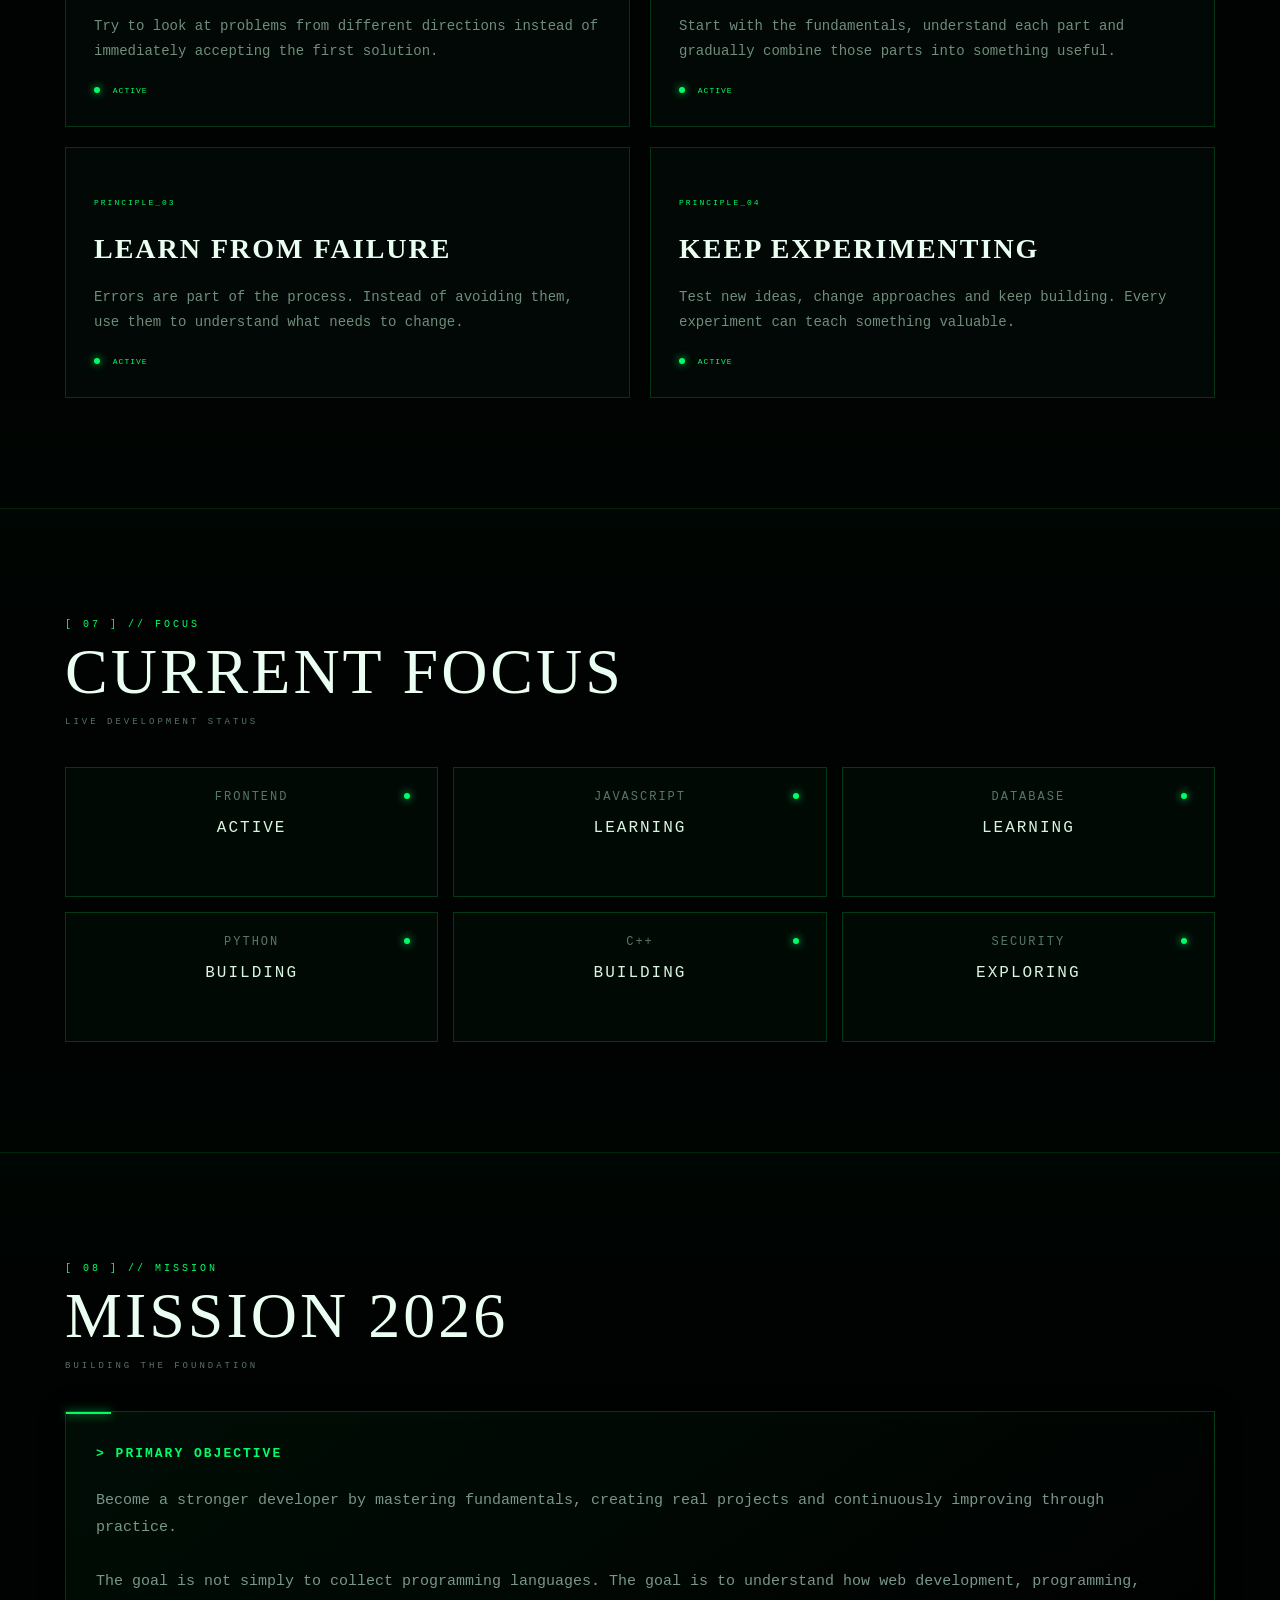
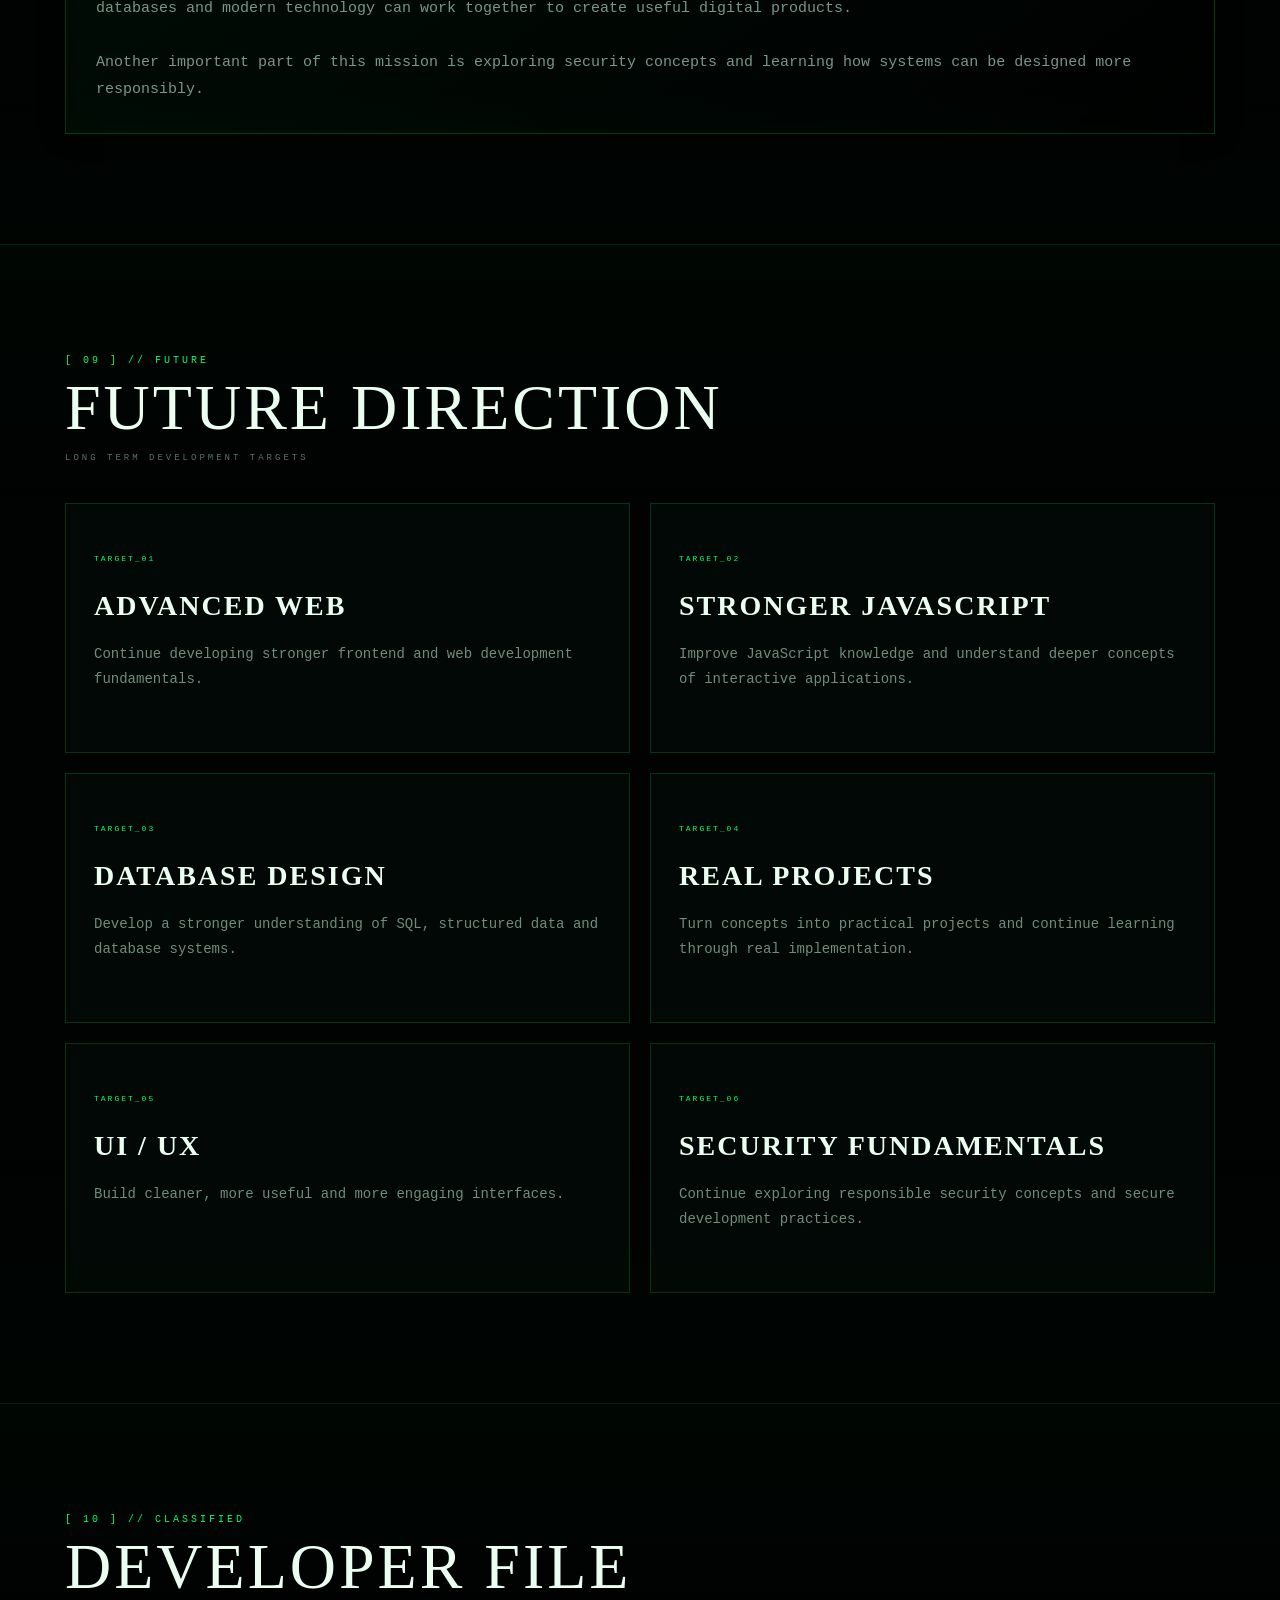
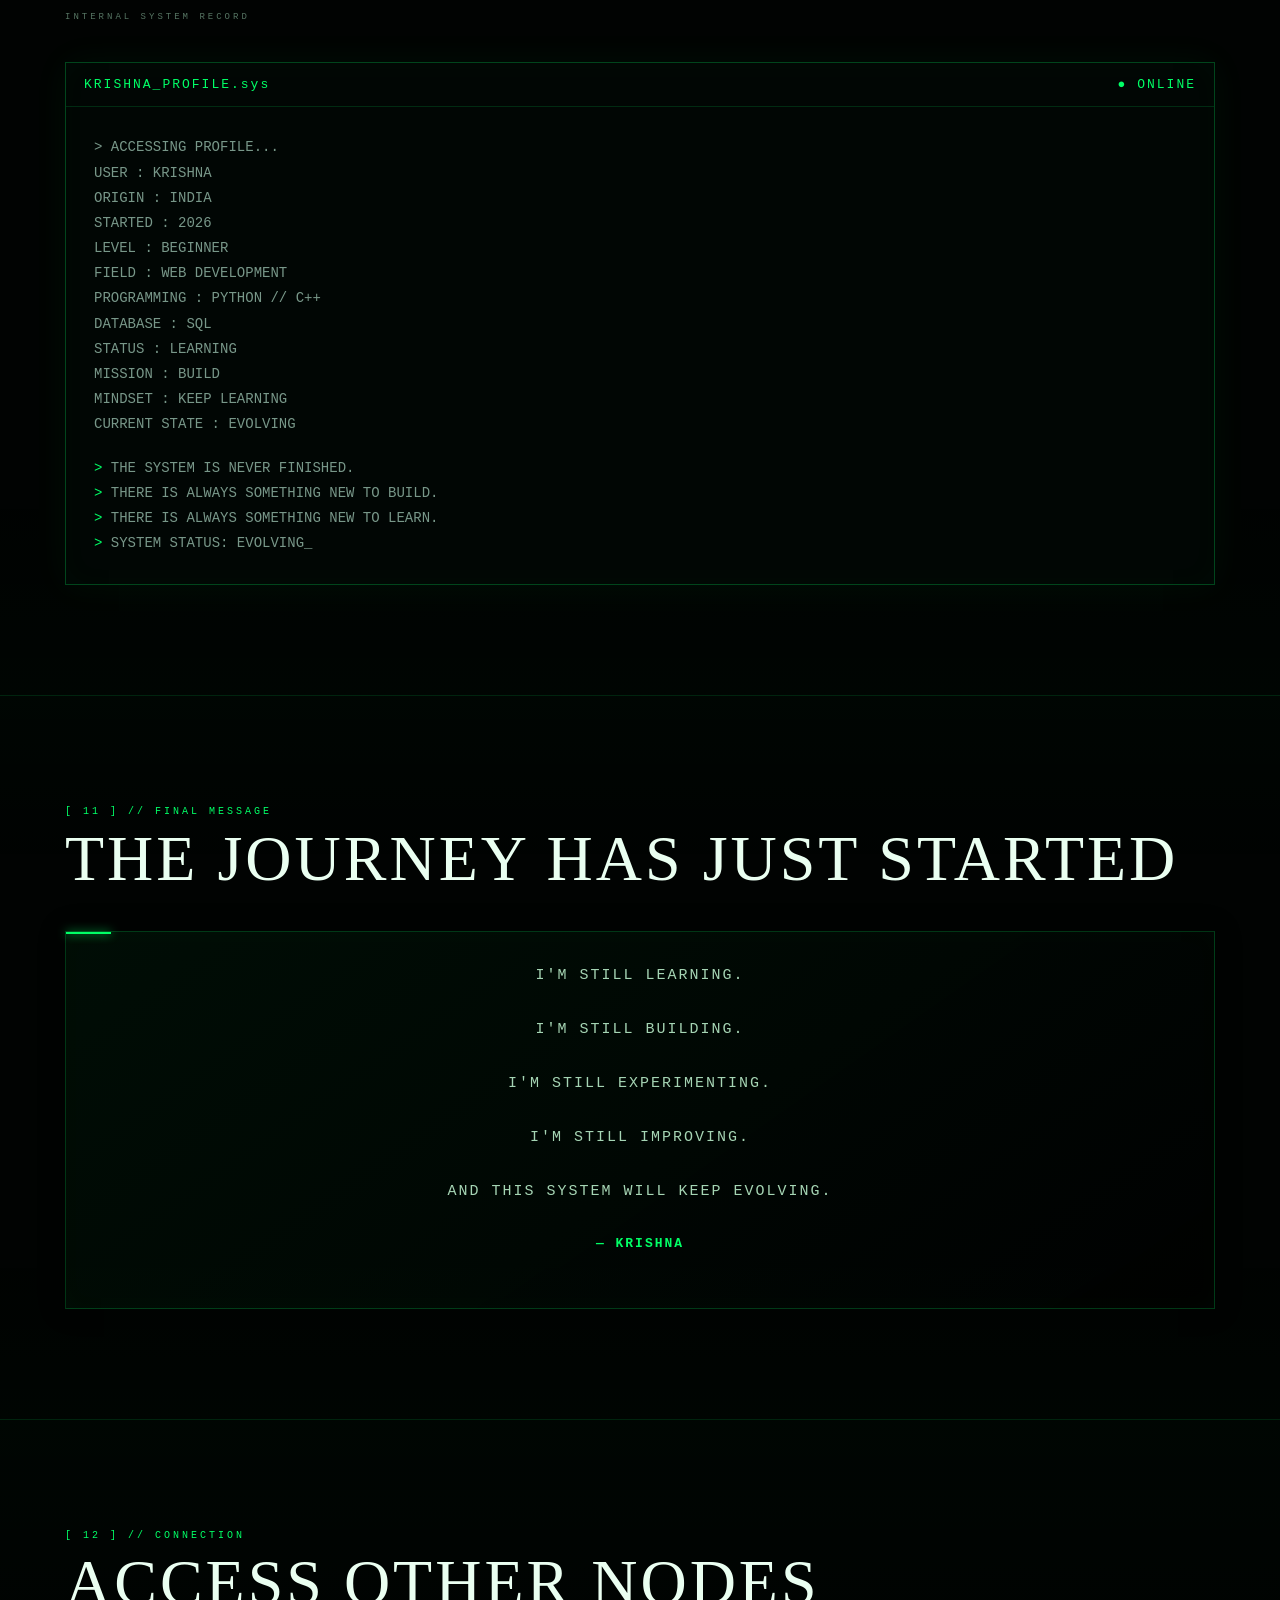
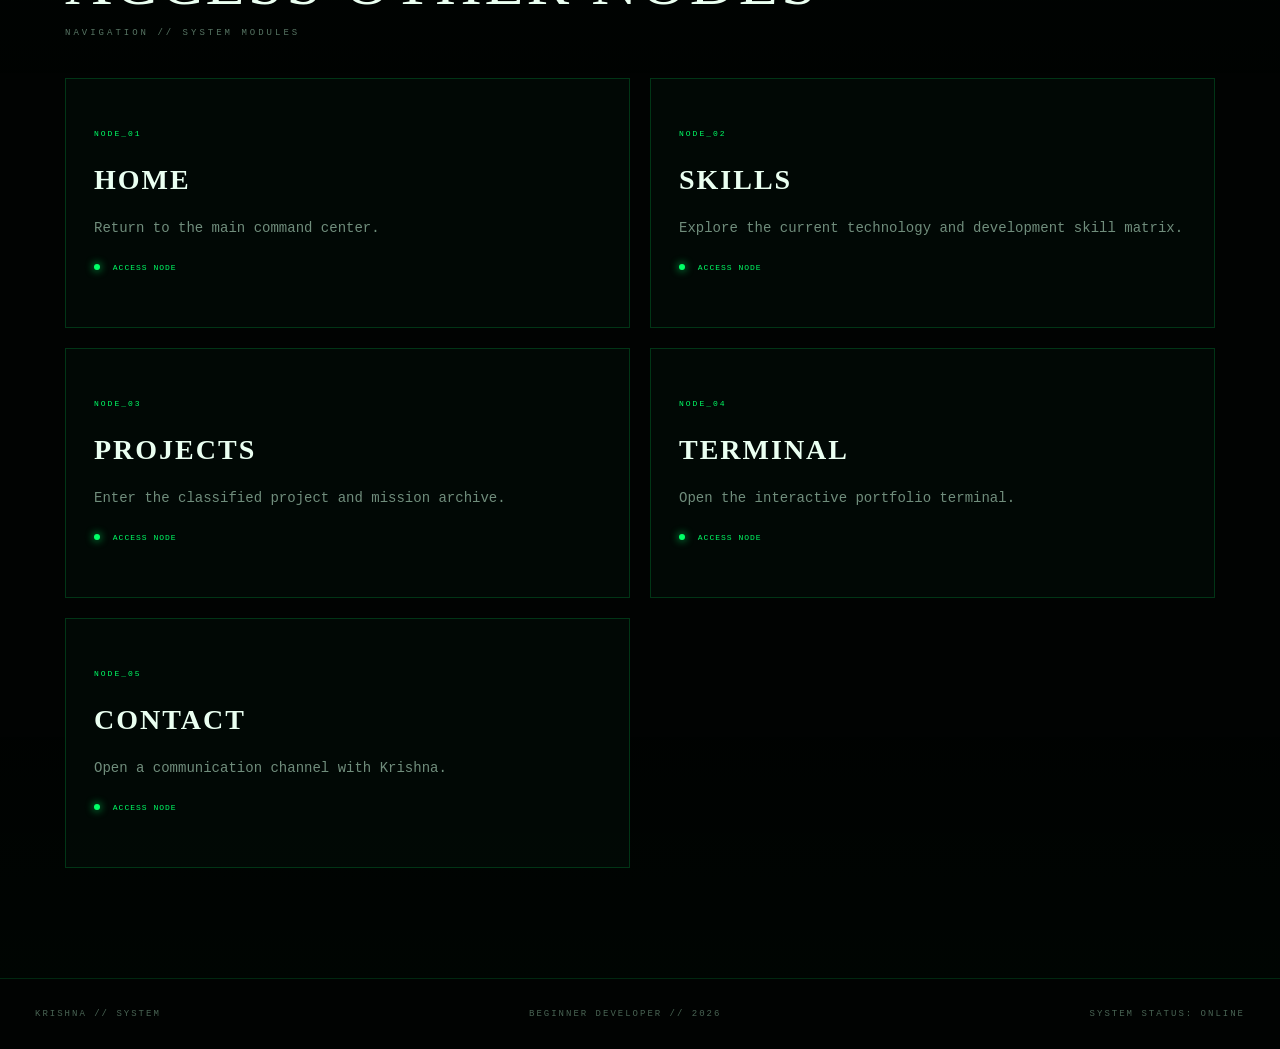
<file: pages/about.html>
<!DOCTYPE html>
<html lang="en">

<head>
  <meta charset="UTF-8">

  <meta
    name="viewport"
    content="width=device-width, initial-scale=1.0"
  >

  <meta
    name="description"
    content="Krishna — Beginner Developer. Web development, programming, databases and technology learning."
  >

  <title>KRISHNA // ABOUT</title>

  <link
    rel="stylesheet"
    href="../style.css"
  >
</head>

<body>

  <!-- =====================================================
       BACKGROUND SYSTEM
       ===================================================== -->

  <canvas id="matrixCanvas"></canvas>
  <canvas id="particleCanvas"></canvas>

  <div class="scanlines"></div>


  <!-- =====================================================
       TOP NAVIGATION
       ===================================================== -->

  <header class="topbar">

    <a
      href="../index.html"
      class="logo"
    >
      KRISHNA // SYSTEM
    </a>

    <nav class="nav">

      <a href="../index.html">
        HOME
      </a>

      <a
        href="about.html"
        class="active"
      >
        ABOUT
      </a>

      <a href="skills.html">
        SKILLS
      </a>

      <a href="projects.html">
        PROJECTS
      </a>

      <a href="terminal.html">
        TERMINAL
      </a>

      <a href="contact.html">
        CONTACT
      </a>

    </nav>

    <div
      class="clock"
      id="clock"
    >
      00:00:00
    </div>

    <button
      class="menu-toggle"
      id="menuToggle"
      type="button"
      aria-label="Open navigation"
    >
      ☰
    </button>

  </header>



  <!-- =====================================================
       DANGER MODE
       ===================================================== -->

  <button
    id="dangerButton"
    class="danger-button"
    type="button"
  >
    ⚠ DANGER MODE
    <br>
    <span>● OFF</span>
  </button>

  <div
    id="dangerOverlay"
    class="danger-overlay"
  ></div>

  <div id="dangerFlash"></div>



  <!-- =====================================================
       MAIN
       ===================================================== -->

  <main>


    <!-- ===================================================
         ABOUT HERO
         =================================================== -->

    <section
      class="hero"
      id="aboutHero"
    >

      <div class="hero-grid"></div>


      <!-- LEFT HUD -->

      <div class="hero-side left">

        <div class="hud-panel">

          <div class="hud-title">
            IDENTITY NODE
          </div>

          <div class="hud-line">
            <span>USER</span>
            <strong>KRISHNA</strong>
          </div>

          <div class="hud-line">
            <span>ROLE</span>
            <strong>DEVELOPER</strong>
          </div>

          <div class="hud-line">
            <span>LEVEL</span>
            <strong>BEGINNER</strong>
          </div>

          <div class="hud-line">
            <span>STATUS</span>

            <strong>
              ONLINE
              <i class="online-dot"></i>
            </strong>
          </div>

        </div>


        <div class="hud-panel">

          <div class="hud-title">
            SYSTEM STATE
          </div>

          <div class="hud-bars">

            <div class="hud-bar-row">

              <span>CODE</span>

              <div class="hud-bar">
                <span style="width:78%"></span>
              </div>

              <span>78%</span>

            </div>


            <div class="hud-bar-row">

              <span>LEARN</span>

              <div class="hud-bar">
                <span style="width:92%"></span>
              </div>

              <span>92%</span>

            </div>


            <div class="hud-bar-row">

              <span>BUILD</span>

              <div class="hud-bar">
                <span style="width:84%"></span>
              </div>

              <span>84%</span>

            </div>

          </div>

        </div>

      </div>



      <!-- RIGHT HUD -->

      <div class="hero-side right">

        <div class="hud-panel">

          <div class="hud-title">
            CLASSIFICATION
          </div>

          <div class="hud-line">
            <span>ORIGIN</span>
            <strong>INDIA</strong>
          </div>

          <div class="hud-line">
            <span>STARTED</span>
            <strong>2026</strong>
          </div>

          <div class="hud-line">
            <span>MODE</span>
            <strong>BUILD</strong>
          </div>

          <div class="hud-line">
            <span>MISSION</span>
            <strong>LEARN</strong>
          </div>

        </div>


        <div class="hud-panel">

          <div class="hud-title">
            CURRENT FOCUS
          </div>

          <ul class="module-list">

            <li>WEB DEVELOPMENT</li>
            <li>JAVASCRIPT</li>
            <li>PYTHON</li>
            <li>SQL</li>
            <li>C++</li>
            <li>SECURITY LEARNING</li>

          </ul>

        </div>

      </div>



      <!-- CENTER HERO -->

      <div class="hero-content">

        <div class="breach-text">
          ⚠ SYSTEM BREACH DETECTED ⚠
        </div>

        <div class="welcome-small">
          IDENTITY // PROFILE
        </div>

        <h1 class="welcome-title">
          KRISHNA
        </h1>

        <div class="hero-tagline">
          BEGINNER DEVELOPER // CREATOR // LEARNER
        </div>


        <div class="krishna-box">

          <div class="krishna-name">
            DEVELOPER NODE
          </div>

          <div class="krishna-role">
            INDIA // 2026 // AUTHORIZED ACCESS
          </div>

        </div>


        <div class="initializing">

          <div class="init-header">

            <span>
              &gt; LOADING DEVELOPER PROFILE...
            </span>

            <span class="init-percent">
              100%
            </span>

          </div>

          <div class="init-bar">
            <span></span>
          </div>

        </div>


        <div class="hero-terminal">

          <div>
            &gt; IDENTITY VERIFIED...
          </div>

          <div>
            &gt; PROFILE DATABASE CONNECTED...
          </div>

          <div>
            &gt; DEVELOPER JOURNEY LOADED...
          </div>

          <div>
            &gt; SYSTEM READY<span>_</span>
          </div>

        </div>

      </div>

    </section>



    <!-- ===================================================
         01 — WHO IS KRISHNA
         =================================================== -->

    <section
      id="identity"
      class="reveal"
    >

      <div class="section-container">

        <div class="section-header">

          <div class="section-number">
            [ 01 ] // IDENTITY
          </div>

          <h2 class="section-title">
            WHO IS KRISHNA?
          </h2>

          <div class="section-subtitle">
            DEVELOPER // CREATOR // LEARNER
          </div>

        </div>


        <div class="about-grid">


          <!-- IDENTITY FILE -->

          <div class="identity-panel">

            <h3>
              IDENTITY FILE
            </h3>


            <div class="identity-row">
              <span>CODENAME</span>
              <span>KRISHNA</span>
            </div>

            <div class="identity-row">
              <span>ROLE</span>
              <span>BEGINNER DEVELOPER</span>
            </div>

            <div class="identity-row">
              <span>ORIGIN</span>
              <span>INDIA</span>
            </div>

            <div class="identity-row">
              <span>STARTED</span>
              <span>2026</span>
            </div>

            <div class="identity-row">
              <span>PRIMARY FIELD</span>
              <span>WEB DEVELOPMENT</span>
            </div>

            <div class="identity-row">
              <span>PROGRAMMING</span>
              <span>PYTHON // C++</span>
            </div>

            <div class="identity-row">
              <span>DATABASE</span>
              <span>SQL</span>
            </div>

            <div class="identity-row">

              <span>STATUS</span>

              <span>
                ONLINE
                <i class="online-dot"></i>
              </span>

            </div>

          </div>



          <!-- INTRODUCTION -->

          <div class="identity-text">

            <h3>
              &gt; WHO_AM_I
            </h3>

            <p>
              I'm Krishna, a beginner developer from India
              who started my development journey in 2026.
              I'm currently focused on understanding how
              websites, applications, databases and digital
              systems are built from the ground up.
            </p>

            <br>

            <p>
              My journey is still at the beginning, but
              that's exactly what makes it exciting. I'm
              learning the fundamentals, experimenting with
              code, building projects and trying to understand
              what happens behind the interface that people
              normally see.
            </p>

            <br>

            <p>
              My current learning path includes HTML, CSS,
              JavaScript, SQL, Python and C++. Alongside
              programming, I'm also exploring responsive web
              design, Git and GitHub, debugging, problem
              solving, development workflows and the
              fundamentals of cybersecurity.
            </p>

            <br>

            <p>
              I don't want to simply copy code and call it
              development. My goal is to understand why
              something works, why it breaks, how it can be
              improved and how different technologies work
              together.
            </p>

            <br>

            <p>
              I'm not here to pretend that I know everything.
              I'm here to learn, build, experiment and become
              better with every project.
            </p>

          </div>

        </div>

      </div>

    </section>



    <!-- ===================================================
         02 — DEVELOPMENT JOURNEY
         =================================================== -->

    <section
      id="journey"
      class="reveal"
    >

      <div class="section-container">

        <div class="section-header">

          <div class="section-number">
            [ 02 ] // JOURNEY
          </div>

          <h2 class="section-title">
            DEVELOPMENT JOURNEY
          </h2>

          <div class="section-subtitle">
            SYSTEM EVOLUTION // 2026
          </div>

        </div>


        <div class="identity-panel">

          <div class="identity-row">
            <span>2026 // PHASE 01</span>
            <span>STARTED DEVELOPMENT</span>
          </div>

          <div class="identity-row">
            <span>PHASE 02</span>
            <span>HTML FUNDAMENTALS</span>
          </div>

          <div class="identity-row">
            <span>PHASE 03</span>
            <span>CSS & RESPONSIVE DESIGN</span>
          </div>

          <div class="identity-row">
            <span>PHASE 04</span>
            <span>JAVASCRIPT FUNDAMENTALS</span>
          </div>

          <div class="identity-row">
            <span>PHASE 05</span>
            <span>SQL & DATABASE CONCEPTS</span>
          </div>

          <div class="identity-row">
            <span>PHASE 06</span>
            <span>PYTHON PROGRAMMING</span>
          </div>

          <div class="identity-row">
            <span>PHASE 07</span>
            <span>C++ PROGRAMMING</span>
          </div>

          <div class="identity-row">
            <span>CURRENT</span>
            <span>BUILDING & EXPERIMENTING</span>
          </div>

        </div>


        <div
          class="identity-text"
          style="margin-top:25px;"
        >

          <h3>
            &gt; THE JOURNEY IS JUST STARTING
          </h3>

          <p>
            Every developer starts somewhere. For me,
            2026 is the starting point of this journey.
            Instead of trying to learn everything at once,
            I'm focusing on building a strong foundation
            and gradually moving toward more advanced
            projects.
          </p>

          <br>

          <p>
            Each new concept gives me another piece of the
            larger system. HTML helps me understand structure.
            CSS teaches me how interfaces are designed.
            JavaScript introduces logic and interaction.
            SQL opens the world of data. Python and C++
            strengthen my programming fundamentals.
          </p>

        </div>

      </div>

    </section>



    <!-- ===================================================
         03 — CURRENT TECH STACK
         =================================================== -->

    <section
      id="stack"
      class="reveal"
    >

      <div class="section-container">

        <div class="section-header">

          <div class="section-number">
            [ 03 ] // STACK
          </div>

          <h2 class="section-title">
            CURRENT TECH STACK
          </h2>

          <div class="section-subtitle">
            TECHNOLOGY // LEARNING STATUS
          </div>

        </div>


        <div class="skills-grid">


          <!-- WEB -->

          <div class="skills-panel">

            <h3>
              WEB DEVELOPMENT
            </h3>


            <div class="skill">

              <div class="skill-top">
                <span>HTML</span>
                <strong>LEARNING</strong>
              </div>

              <div class="skill-track">
                <div
                  class="skill-fill"
                  data-width="90%"
                ></div>
              </div>

            </div>


            <div class="skill">

              <div class="skill-top">
                <span>CSS</span>
                <strong>LEARNING</strong>
              </div>

              <div class="skill-track">
                <div
                  class="skill-fill"
                  data-width="85%"
                ></div>
              </div>

            </div>


            <div class="skill">

              <div class="skill-top">
                <span>JAVASCRIPT</span>
                <strong>LEARNING</strong>
              </div>

              <div class="skill-track">
                <div
                  class="skill-fill"
                  data-width="80%"
                ></div>
              </div>

            </div>

          </div>



          <!-- PROGRAMMING -->

          <div class="skills-panel">

            <h3>
              PROGRAMMING
            </h3>


            <div class="skill">

              <div class="skill-top">
                <span>PYTHON</span>
                <strong>LEARNING</strong>
              </div>

              <div class="skill-track">
                <div
                  class="skill-fill"
                  data-width="70%"
                ></div>
              </div>

            </div>


            <div class="skill">

              <div class="skill-top">
                <span>C++</span>
                <strong>LEARNING</strong>
              </div>

              <div class="skill-track">
                <div
                  class="skill-fill"
                  data-width="65%"
                ></div>
              </div>

            </div>

          </div>



          <!-- DATABASE -->

          <div class="skills-panel">

            <h3>
              DATABASE
            </h3>


            <div class="skill">

              <div class="skill-top">
                <span>SQL</span>
                <strong>LEARNING</strong>
              </div>

              <div class="skill-track">
                <div
                  class="skill-fill"
                  data-width="70%"
                ></div>
              </div>

            </div>

          </div>



          <!-- TOOLS -->

          <div class="skills-panel">

            <h3>
              DEVELOPMENT TOOLS
            </h3>

            <ul class="module-list">

              <li>GIT</li>
              <li>GITHUB</li>
              <li>VS CODE</li>
              <li>DEBUGGING</li>
              <li>BROWSER DEVTOOLS</li>
              <li>RESPONSIVE TESTING</li>

            </ul>

          </div>

        </div>

      </div>

    </section>



    <!-- ===================================================
         04 — WHAT I'M LEARNING
         =================================================== -->

    <section
      id="learning"
      class="reveal"
    >

      <div class="section-container">

        <div class="section-header">

          <div class="section-number">
            [ 04 ] // LEARNING
          </div>

          <h2 class="section-title">
            WHAT I'M LEARNING
          </h2>

          <div class="section-subtitle">
            ACTIVE RESEARCH // CONTINUOUS IMPROVEMENT
          </div>

        </div>


        <div class="missions-grid">


          <div class="mission-card">

            <div class="mission-id">
              MODULE_01
            </div>

            <h3>
              FRONTEND
            </h3>

            <p>
              Building responsive and interactive web
              interfaces using HTML, CSS and JavaScript.
              Learning how structure, styling and logic
              work together.
            </p>

            <div class="mission-status">
              <i class="status-dot"></i>
              ACTIVE LEARNING
            </div>

          </div>



          <div class="mission-card">

            <div class="mission-id">
              MODULE_02
            </div>

            <h3>
              PROGRAMMING
            </h3>

            <p>
              Strengthening programming fundamentals through
              Python and C++. Focusing on logic, variables,
              conditions, loops, functions and problem solving.
            </p>

            <div class="mission-status">
              <i class="status-dot"></i>
              ACTIVE LEARNING
            </div>

          </div>



          <div class="mission-card">

            <div class="mission-id">
              MODULE_03
            </div>

            <h3>
              DATABASE
            </h3>

            <p>
              Learning SQL and understanding how structured
              data is stored, queried, connected and managed
              inside database systems.
            </p>

            <div class="mission-status">
              <i class="status-dot"></i>
              ACTIVE LEARNING
            </div>

          </div>



          <div class="mission-card">

            <div class="mission-id">
              MODULE_04
            </div>

            <h3>
              SECURITY
            </h3>

            <p>
              Exploring cybersecurity concepts, secure
              development practices and how digital systems
              can be protected. This is a learning area,
              not a claim of professional security expertise.
            </p>

            <div class="mission-status">
              <i class="status-dot"></i>
              EXPLORING
            </div>

          </div>

        </div>

      </div>

    </section>



    <!-- ===================================================
         05 — HOW I LEARN
         =================================================== -->

    <section
      id="learning-process"
      class="reveal"
    >

      <div class="section-container">

        <div class="section-header">

          <div class="section-number">
            [ 05 ] // PROCESS
          </div>

          <h2 class="section-title">
            HOW I LEARN
          </h2>

          <div class="section-subtitle">
            LEARN // BUILD // DEBUG // IMPROVE
          </div>

        </div>


        <div class="identity-panel">

          <div class="identity-row">
            <span>01</span>
            <span>LEARN THE CONCEPT</span>
          </div>

          <div class="identity-row">
            <span>02</span>
            <span>UNDERSTAND THE FUNDAMENTALS</span>
          </div>

          <div class="identity-row">
            <span>03</span>
            <span>BUILD SOMETHING</span>
          </div>

          <div class="identity-row">
            <span>04</span>
            <span>TEST IT</span>
          </div>

          <div class="identity-row">
            <span>05</span>
            <span>FIND THE PROBLEM</span>
          </div>

          <div class="identity-row">
            <span>06</span>
            <span>DEBUG IT</span>
          </div>

          <div class="identity-row">
            <span>07</span>
            <span>IMPROVE THE DESIGN</span>
          </div>

          <div class="identity-row">
            <span>08</span>
            <span>BUILD AGAIN</span>
          </div>

        </div>


        <div
          class="identity-text"
          style="margin-top:25px;"
        >

          <p>
            I believe the fastest way to understand
            development is to combine learning with
            building. Reading documentation and studying
            concepts is important, but creating something
            makes those concepts practical.
          </p>

          <br>

          <p>
            When something doesn't work, I want to understand
            the reason instead of simply replacing the code.
            Debugging is part of development, and every error
            can reveal something new about the system.
          </p>

        </div>

      </div>

    </section>



    <!-- ===================================================
         06 — DEVELOPER MINDSET
         =================================================== -->

    <section
      id="mindset"
      class="reveal"
    >

      <div class="section-container">

        <div class="section-header">

          <div class="section-number">
            [ 06 ] // MINDSET
          </div>

          <h2 class="section-title">
            DEVELOPER MINDSET
          </h2>

          <div class="section-subtitle">
            SYSTEM PHILOSOPHY
          </div>

        </div>


        <div class="missions-grid">


          <div class="mission-card">

            <div class="mission-id">
              PRINCIPLE_01
            </div>

            <h3>
              THINK DIFFERENT
            </h3>

            <p>
              Try to look at problems from different
              directions instead of immediately accepting
              the first solution.
            </p>

            <div class="mission-status">
              <i class="status-dot"></i>
              ACTIVE
            </div>

          </div>



          <div class="mission-card">

            <div class="mission-id">
              PRINCIPLE_02
            </div>

            <h3>
              BUILD FROM ZERO
            </h3>

            <p>
              Start with the fundamentals, understand each
              part and gradually combine those parts into
              something useful.
            </p>

            <div class="mission-status">
              <i class="status-dot"></i>
              ACTIVE
            </div>

          </div>



          <div class="mission-card">

            <div class="mission-id">
              PRINCIPLE_03
            </div>

            <h3>
              LEARN FROM FAILURE
            </h3>

            <p>
              Errors are part of the process. Instead of
              avoiding them, use them to understand what
              needs to change.
            </p>

            <div class="mission-status">
              <i class="status-dot"></i>
              ACTIVE
            </div>

          </div>



          <div class="mission-card">

            <div class="mission-id">
              PRINCIPLE_04
            </div>

            <h3>
              KEEP EXPERIMENTING
            </h3>

            <p>
              Test new ideas, change approaches and keep
              building. Every experiment can teach something
              valuable.
            </p>

            <div class="mission-status">
              <i class="status-dot"></i>
              ACTIVE
            </div>

          </div>

        </div>

      </div>

    </section>



    <!-- ===================================================
         07 — CURRENT FOCUS
         =================================================== -->

    <section
      id="focus"
      class="reveal"
    >

      <div class="section-container">

        <div class="section-header">

          <div class="section-number">
            [ 07 ] // FOCUS
          </div>

          <h2 class="section-title">
            CURRENT FOCUS
          </h2>

          <div class="section-subtitle">
            LIVE DEVELOPMENT STATUS
          </div>

        </div>


        <div class="status-grid">


          <div class="status-card">

            <div class="label">
              FRONTEND
            </div>

            <div class="value">
              ACTIVE
            </div>

            <i class="status-dot"></i>

          </div>



          <div class="status-card">

            <div class="label">
              JAVASCRIPT
            </div>

            <div class="value">
              LEARNING
            </div>

            <i class="status-dot"></i>

          </div>



          <div class="status-card">

            <div class="label">
              DATABASE
            </div>

            <div class="value">
              LEARNING
            </div>

            <i class="status-dot"></i>

          </div>



          <div class="status-card">

            <div class="label">
              PYTHON
            </div>

            <div class="value">
              BUILDING
            </div>

            <i class="status-dot"></i>

          </div>



          <div class="status-card">

            <div class="label">
              C++
            </div>

            <div class="value">
              BUILDING
            </div>

            <i class="status-dot"></i>

          </div>



          <div class="status-card">

            <div class="label">
              SECURITY
            </div>

            <div class="value">
              EXPLORING
            </div>

            <i class="status-dot"></i>

          </div>

        </div>

      </div>

    </section>



    <!-- ===================================================
         08 — MISSION 2026
         =================================================== -->

    <section
      id="mission-2026"
      class="reveal"
    >

      <div class="section-container">

        <div class="section-header">

          <div class="section-number">
            [ 08 ] // MISSION
          </div>

          <h2 class="section-title">
            MISSION 2026
          </h2>

          <div class="section-subtitle">
            BUILDING THE FOUNDATION
          </div>

        </div>


        <div class="identity-text">

          <h3>
            &gt; PRIMARY OBJECTIVE
          </h3>

          <p>
            Become a stronger developer by mastering
            fundamentals, creating real projects and
            continuously improving through practice.
          </p>

          <br>

          <p>
            The goal is not simply to collect programming
            languages. The goal is to understand how web
            development, programming, databases and modern
            technology can work together to create useful
            digital products.
          </p>

          <br>

          <p>
            Another important part of this mission is
            exploring security concepts and learning how
            systems can be designed more responsibly.
          </p>

        </div>

      </div>

    </section>



    <!-- ===================================================
         09 — FUTURE DIRECTION
         =================================================== -->

    <section
      id="future"
      class="reveal"
    >

      <div class="section-container">

        <div class="section-header">

          <div class="section-number">
            [ 09 ] // FUTURE
          </div>

          <h2 class="section-title">
            FUTURE DIRECTION
          </h2>

          <div class="section-subtitle">
            LONG TERM DEVELOPMENT TARGETS
          </div>

        </div>


        <div class="missions-grid">


          <div class="mission-card">

            <div class="mission-id">
              TARGET_01
            </div>

            <h3>
              ADVANCED WEB
            </h3>

            <p>
              Continue developing stronger frontend and
              web development fundamentals.
            </p>

          </div>



          <div class="mission-card">

            <div class="mission-id">
              TARGET_02
            </div>

            <h3>
              STRONGER JAVASCRIPT
            </h3>

            <p>
              Improve JavaScript knowledge and understand
              deeper concepts of interactive applications.
            </p>

          </div>



          <div class="mission-card">

            <div class="mission-id">
              TARGET_03
            </div>

            <h3>
              DATABASE DESIGN
            </h3>

            <p>
              Develop a stronger understanding of SQL,
              structured data and database systems.
            </p>

          </div>



          <div class="mission-card">

            <div class="mission-id">
              TARGET_04
            </div>

            <h3>
              REAL PROJECTS
            </h3>

            <p>
              Turn concepts into practical projects and
              continue learning through real implementation.
            </p>

          </div>



          <div class="mission-card">

            <div class="mission-id">
              TARGET_05
            </div>

            <h3>
              UI / UX
            </h3>

            <p>
              Build cleaner, more useful and more
              engaging interfaces.
            </p>

          </div>



          <div class="mission-card">

            <div class="mission-id">
              TARGET_06
            </div>

            <h3>
              SECURITY FUNDAMENTALS
            </h3>

            <p>
              Continue exploring responsible security
              concepts and secure development practices.
            </p>

          </div>

        </div>

      </div>

    </section>



    <!-- ===================================================
         10 — CLASSIFIED DEVELOPER FILE
         =================================================== -->

    <section
      id="classified"
      class="reveal"
    >

      <div class="section-container">

        <div class="section-header">

          <div class="section-number">
            [ 10 ] // CLASSIFIED
          </div>

          <h2 class="section-title">
            DEVELOPER FILE
          </h2>

          <div class="section-subtitle">
            INTERNAL SYSTEM RECORD
          </div>

        </div>


        <div class="terminal-window">

          <div class="terminal-head">

            <span>
              KRISHNA_PROFILE.sys
            </span>

            <span>
              ● ONLINE
            </span>

          </div>


          <div class="terminal-body">

            <div class="terminal-line">
              &gt; ACCESSING PROFILE...
            </div>

            <div class="terminal-line">
              USER          : KRISHNA
            </div>

            <div class="terminal-line">
              ORIGIN        : INDIA
            </div>

            <div class="terminal-line">
              STARTED       : 2026
            </div>

            <div class="terminal-line">
              LEVEL         : BEGINNER
            </div>

            <div class="terminal-line">
              FIELD         : WEB DEVELOPMENT
            </div>

            <div class="terminal-line">
              PROGRAMMING   : PYTHON // C++
            </div>

            <div class="terminal-line">
              DATABASE      : SQL
            </div>

            <div class="terminal-line">
              STATUS        : LEARNING
            </div>

            <div class="terminal-line">
              MISSION       : BUILD
            </div>

            <div class="terminal-line">
              MINDSET       : KEEP LEARNING
            </div>

            <div class="terminal-line">
              CURRENT STATE : EVOLVING
            </div>

            <br>

            <div class="terminal-line">

              <span class="terminal-prompt">
                &gt;
              </span>

              THE SYSTEM IS NEVER FINISHED.

            </div>


            <div class="terminal-line">

              <span class="terminal-prompt">
                &gt;
              </span>

              THERE IS ALWAYS SOMETHING NEW TO BUILD.

            </div>


            <div class="terminal-line">

              <span class="terminal-prompt">
                &gt;
              </span>

              THERE IS ALWAYS SOMETHING NEW TO LEARN.

            </div>


            <div class="terminal-line">

              <span class="terminal-prompt">
                &gt;
              </span>

              SYSTEM STATUS: EVOLVING_

            </div>

          </div>

        </div>

      </div>

    </section>



    <!-- ===================================================
         11 — FINAL MESSAGE
         =================================================== -->

    <section
      id="final-message"
      class="reveal"
    >

      <div class="section-container">

        <div class="section-header">

          <div class="section-number">
            [ 11 ] // FINAL MESSAGE
          </div>

          <h2 class="section-title">
            THE JOURNEY HAS JUST STARTED
          </h2>

        </div>


        <div
          class="identity-text"
          style="text-align:center;"
        >

          <p>
            I'M STILL LEARNING.
          </p>

          <br>

          <p>
            I'M STILL BUILDING.
          </p>

          <br>

          <p>
            I'M STILL EXPERIMENTING.
          </p>

          <br>

          <p>
            I'M STILL IMPROVING.
          </p>

          <br>

          <p>
            AND THIS SYSTEM WILL KEEP EVOLVING.
          </p>

          <br>

          <h3>
            — KRISHNA
          </h3>

        </div>

      </div>

    </section>



    <!-- ===================================================
         12 — CONNECTION
         =================================================== -->

    <section
      id="connection"
      class="reveal"
    >

      <div class="section-container">

        <div class="section-header">

          <div class="section-number">
            [ 12 ] // CONNECTION
          </div>

          <h2 class="section-title">
            ACCESS OTHER NODES
          </h2>

          <div class="section-subtitle">
            NAVIGATION // SYSTEM MODULES
          </div>

        </div>


        <div class="missions-grid">


          <a
            href="../index.html"
            class="mission-card"
          >

            <div class="mission-id">
              NODE_01
            </div>

            <h3>
              HOME
            </h3>

            <p>
              Return to the main command center.
            </p>

            <div class="mission-status">
              <i class="status-dot"></i>
              ACCESS NODE
            </div>

          </a>



          <a
            href="skills.html"
            class="mission-card"
          >

            <div class="mission-id">
              NODE_02
            </div>

            <h3>
              SKILLS
            </h3>

            <p>
              Explore the current technology and
              development skill matrix.
            </p>

            <div class="mission-status">
              <i class="status-dot"></i>
              ACCESS NODE
            </div>

          </a>



          <a
            href="projects.html"
            class="mission-card"
          >

            <div class="mission-id">
              NODE_03
            </div>

            <h3>
              PROJECTS
            </h3>

            <p>
              Enter the classified project and
              mission archive.
            </p>

            <div class="mission-status">
              <i class="status-dot"></i>
              ACCESS NODE
            </div>

          </a>



          <a
            href="terminal.html"
            class="mission-card"
          >

            <div class="mission-id">
              NODE_04
            </div>

            <h3>
              TERMINAL
            </h3>

            <p>
              Open the interactive portfolio terminal.
            </p>

            <div class="mission-status">
              <i class="status-dot"></i>
              ACCESS NODE
            </div>

          </a>



          <a
            href="contact.html"
            class="mission-card"
          >

            <div class="mission-id">
              NODE_05
            </div>

            <h3>
              CONTACT
            </h3>

            <p>
              Open a communication channel with Krishna.
            </p>

            <div class="mission-status">
              <i class="status-dot"></i>
              ACCESS NODE
            </div>

          </a>

        </div>

      </div>

    </section>

  </main>



  <!-- =====================================================
       FOOTER
       ===================================================== -->

  <footer>

    <div>
      KRISHNA // SYSTEM
    </div>

    <div>
      BEGINNER DEVELOPER // 2026
    </div>

    <div>
      SYSTEM STATUS: ONLINE
    </div>

  </footer>



  <!-- =====================================================
       TOAST
       ===================================================== -->

  <div
    id="toast"
    class="toast"
  ></div>



  <!-- =====================================================
       JAVASCRIPT
       ===================================================== -->

  <script src="../script.js"></script>

</body>

</html>
</file>
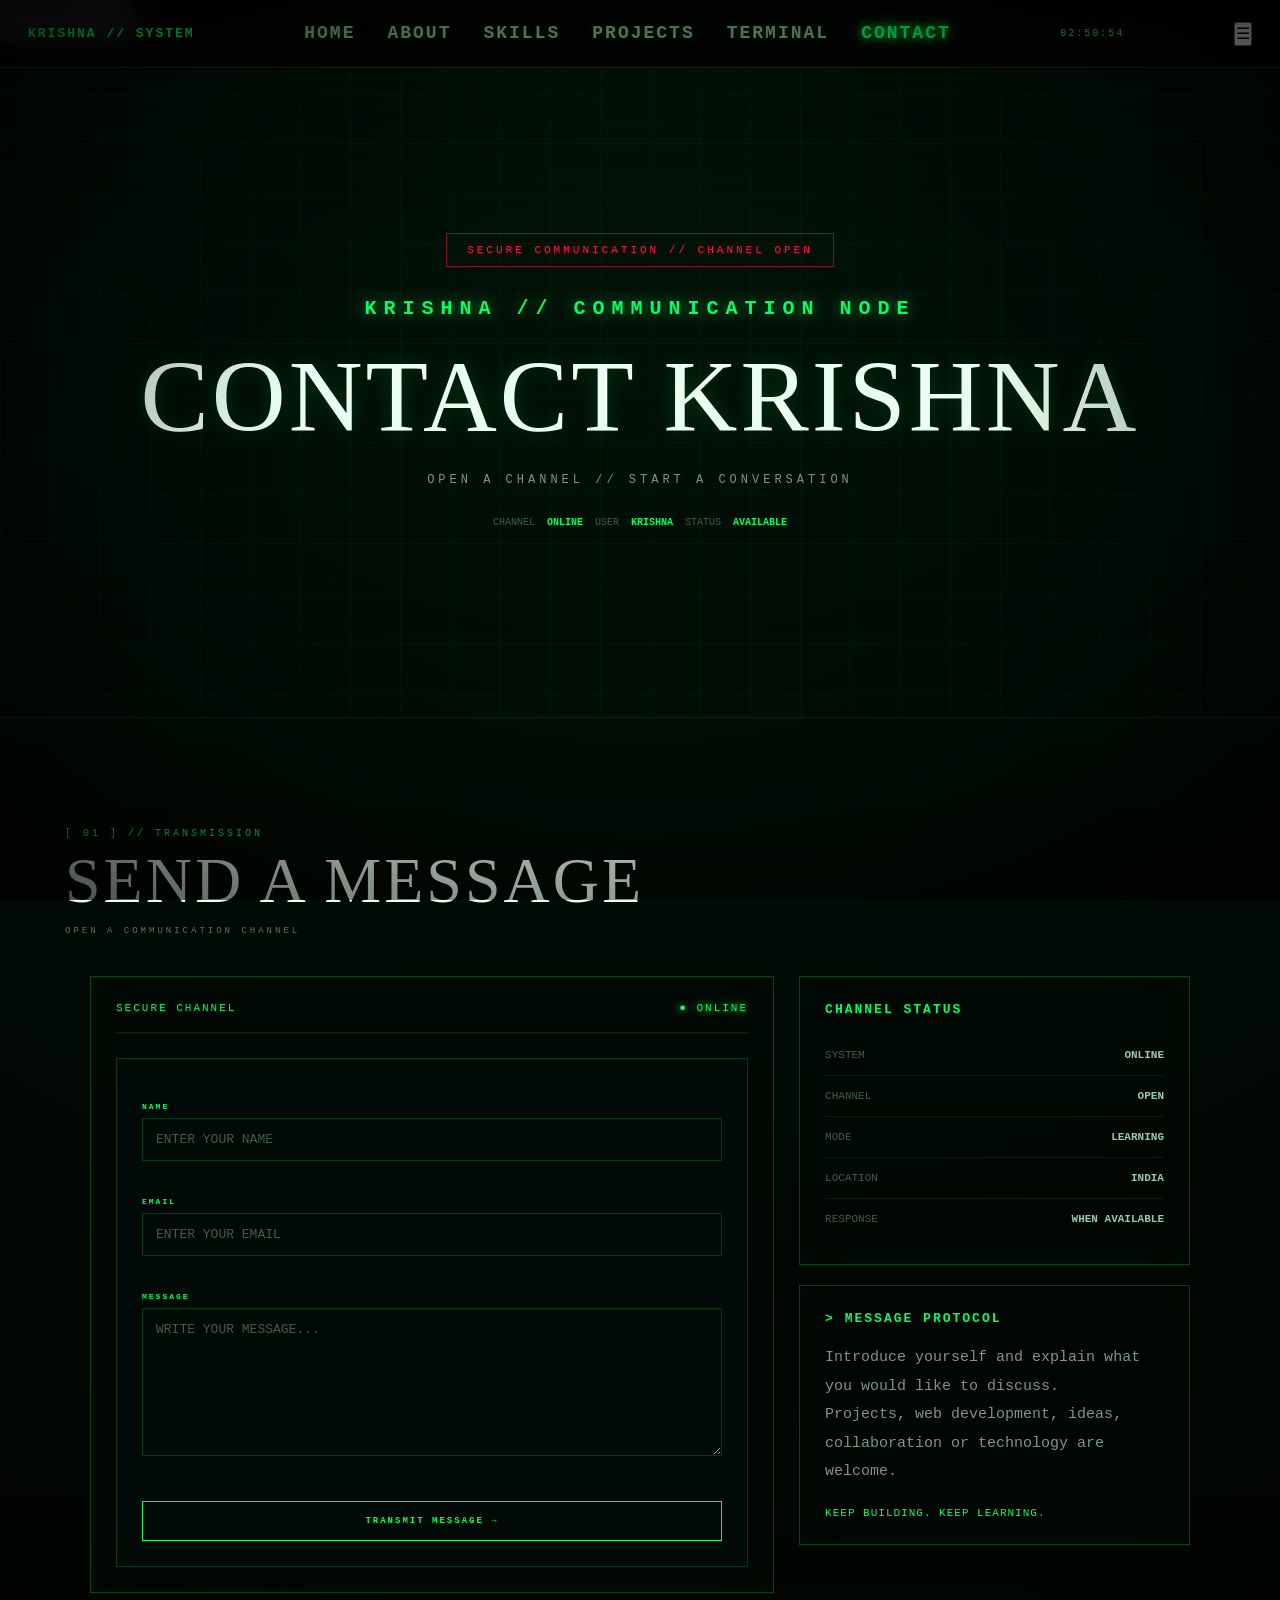
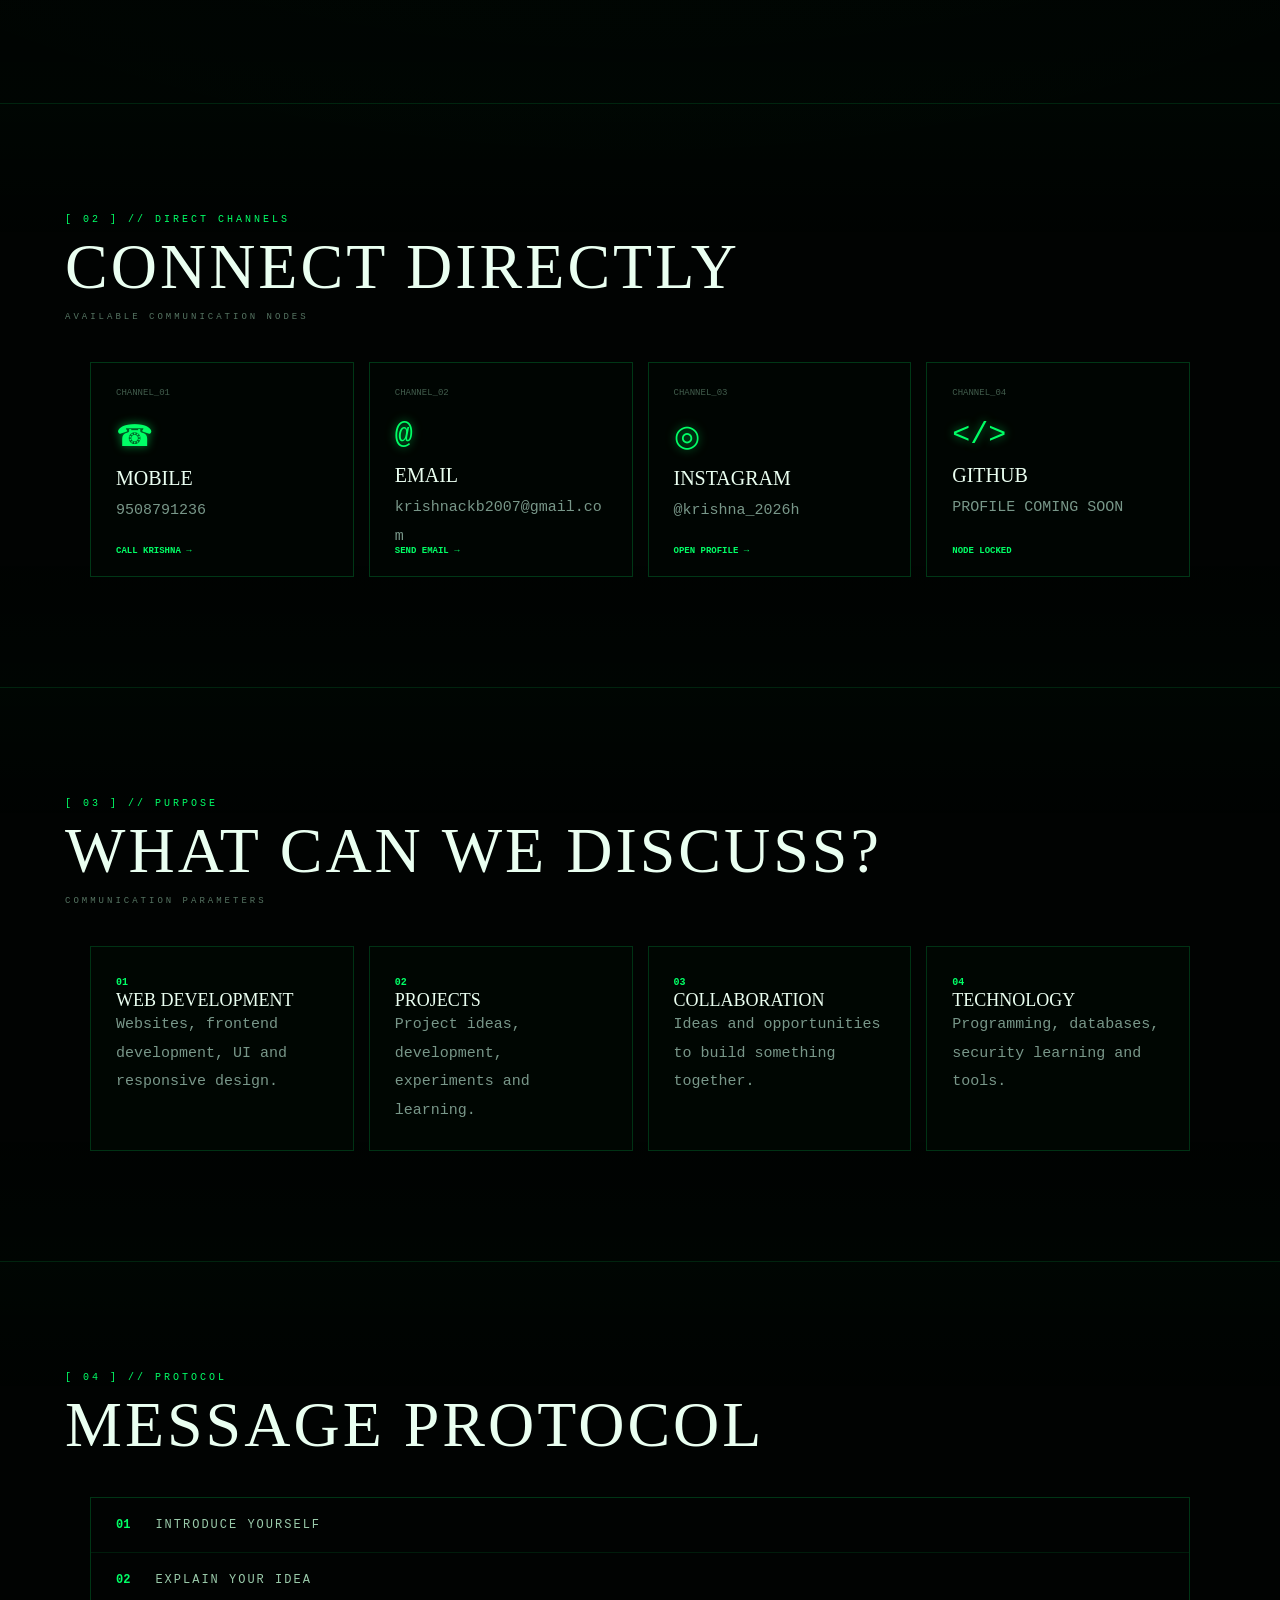
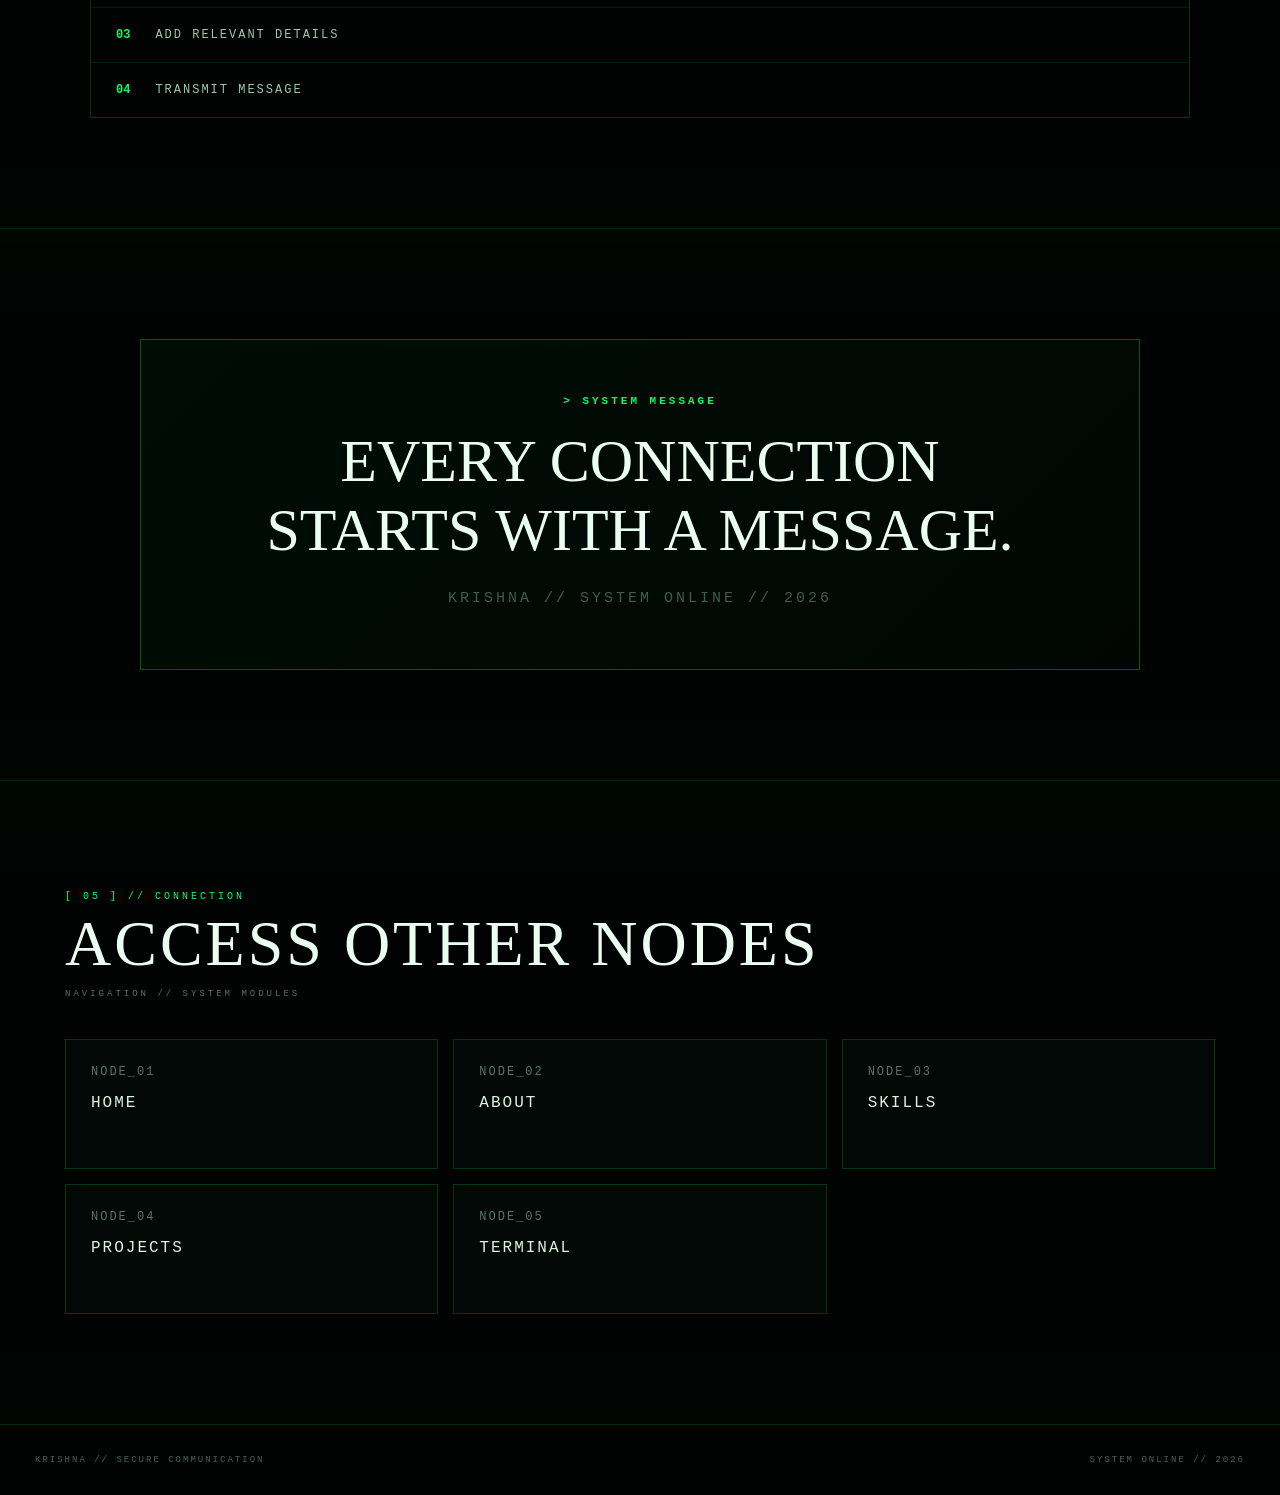
<file: pages/contact.html>
<!DOCTYPE html>
<html lang="en">

<head>
  <meta charset="UTF-8">
  <meta name="viewport" content="width=device-width, initial-scale=1.0">

  <title>KRISHNA // CONTACT</title>

  <link rel="stylesheet" href="../style.css">
</head>

<body>

  <!-- BACKGROUND -->
  <canvas id="matrixCanvas"></canvas>
  <canvas id="particleCanvas"></canvas>
  <div class="scanlines"></div>


  <!-- NAVIGATION -->
  <header class="topbar">

    <a href="../index.html" class="logo">
      KRISHNA // SYSTEM
    </a>

    <nav class="nav">

      <a href="../index.html">HOME</a>
      <a href="about.html">ABOUT</a>
      <a href="skills.html">SKILLS</a>
      <a href="projects.html">PROJECTS</a>
      <a href="terminal.html">TERMINAL</a>
      <a href="contact.html" class="active">CONTACT</a>

    </nav>

    <div class="clock" id="clock">
      00:00:00
    </div>

    <button class="menu-toggle" id="menuToggle">
      ☰
    </button>

  </header>


  <!-- DANGER MODE -->
  <button id="dangerButton" class="danger-button">
    ⚠ DANGER MODE
    <br>
    <span>● OFF</span>
  </button>

  <div id="dangerOverlay" class="danger-overlay"></div>
  <div id="dangerFlash"></div>


  <!-- =====================================================
       CONTACT HERO
       ===================================================== -->

  <main>

    <section class="contact-hero">

      <div class="contact-grid"></div>

      <div class="contact-hero-content">

        <div class="contact-alert">
          SECURE COMMUNICATION // CHANNEL OPEN
        </div>

        <div class="contact-kicker">
          KRISHNA // COMMUNICATION NODE
        </div>

        <h1>
          CONTACT KRISHNA
        </h1>

        <p>
          OPEN A CHANNEL // START A CONVERSATION
        </p>

        <div class="contact-status">

          <span>CHANNEL</span>
          <strong>ONLINE</strong>

          <span>USER</span>
          <strong>KRISHNA</strong>

          <span>STATUS</span>
          <strong>AVAILABLE</strong>

        </div>

      </div>

    </section>


    <!-- =====================================================
         CONTACT FORM
         ===================================================== -->

    <section class="contact-main reveal">

      <div class="section-container">

        <div class="section-header">

          <div class="section-number">
            [ 01 ] // TRANSMISSION
          </div>

          <h2 class="section-title">
            SEND A MESSAGE
          </h2>

          <div class="section-subtitle">
            OPEN A COMMUNICATION CHANNEL
          </div>

        </div>


        <div class="contact-layout">


          <!-- FORM -->

          <div class="contact-form-panel">

            <div class="panel-top">
              <span>SECURE CHANNEL</span>
              <span class="online-dot">● ONLINE</span>
            </div>


            <form id="contactForm">

              <label for="contactName">
                NAME
              </label>

              <input
                id="contactName"
                type="text"
                placeholder="ENTER YOUR NAME"
                required
              >


              <label for="contactEmail">
                EMAIL
              </label>

              <input
                id="contactEmail"
                type="email"
                placeholder="ENTER YOUR EMAIL"
                required
              >


              <label for="contactMessage">
                MESSAGE
              </label>

              <textarea
                id="contactMessage"
                rows="8"
                placeholder="WRITE YOUR MESSAGE..."
                required
              ></textarea>


              <button
                type="submit"
                class="transmit-button"
              >
                TRANSMIT MESSAGE →
              </button>

            </form>

          </div>


          <!-- STATUS -->

          <div class="contact-side">


            <div class="contact-status-panel">

              <div class="panel-title">
                CHANNEL STATUS
              </div>

              <div class="channel-row">
                <span>SYSTEM</span>
                <strong>ONLINE</strong>
              </div>

              <div class="channel-row">
                <span>CHANNEL</span>
                <strong>OPEN</strong>
              </div>

              <div class="channel-row">
                <span>MODE</span>
                <strong>LEARNING</strong>
              </div>

              <div class="channel-row">
                <span>LOCATION</span>
                <strong>INDIA</strong>
              </div>

              <div class="channel-row">
                <span>RESPONSE</span>
                <strong>WHEN AVAILABLE</strong>
              </div>

            </div>


            <div class="contact-note">

              <div class="panel-title">
                &gt; MESSAGE PROTOCOL
              </div>

              <p>
                Introduce yourself and explain what
                you would like to discuss.
              </p>

              <p>
                Projects, web development, ideas,
                collaboration or technology are welcome.
              </p>

              <strong>
                KEEP BUILDING. KEEP LEARNING.
              </strong>

            </div>

          </div>

        </div>

      </div>

    </section>


    <!-- =====================================================
         DIRECT CHANNELS
         ===================================================== -->

    <section class="direct-section reveal">

      <div class="section-container">

        <div class="section-header">

          <div class="section-number">
            [ 02 ] // DIRECT CHANNELS
          </div>

          <h2 class="section-title">
            CONNECT DIRECTLY
          </h2>

          <div class="section-subtitle">
            AVAILABLE COMMUNICATION NODES
          </div>

        </div>


        <div class="direct-grid">


          <!-- MOBILE -->

          <a
            href="tel:9508791236"
            class="direct-card"
          >

            <div class="direct-number">
              CHANNEL_01
            </div>

            <div class="direct-icon">
              ☎
            </div>

            <h3>
              MOBILE
            </h3>

            <p>
              9508791236
            </p>

            <span>
              CALL KRISHNA →
            </span>

          </a>


          <!-- EMAIL -->

          <a
            href="mailto:krishnackb2007@gmail.com"
            class="direct-card"
          >

            <div class="direct-number">
              CHANNEL_02
            </div>

            <div class="direct-icon">
              @
            </div>

            <h3>
              EMAIL
            </h3>

            <p>
              krishnackb2007@gmail.com
            </p>

            <span>
              SEND EMAIL →
            </span>

          </a>


          <!-- INSTAGRAM -->

          <a
            href="https://www.instagram.com/krishna_2026h/"
            target="_blank"
            rel="noopener noreferrer"
            class="direct-card"
          >

            <div class="direct-number">
              CHANNEL_03
            </div>

            <div class="direct-icon">
              ◎
            </div>

            <h3>
              INSTAGRAM
            </h3>

            <p>
              @krishna_2026h
            </p>

            <span>
              OPEN PROFILE →
            </span>

          </a>


          <!-- GITHUB -->

          <a
            href="#"
            class="direct-card"
            onclick="return false;"
          >

            <div class="direct-number">
              CHANNEL_04
            </div>

            <div class="direct-icon">
              &lt;/&gt;
            </div>

            <h3>
              GITHUB
            </h3>

            <p>
              PROFILE COMING SOON
            </p>

            <span>
              NODE LOCKED
            </span>

          </a>

        </div>

      </div>

    </section>


    <!-- =====================================================
         WHAT TO CONTACT ABOUT
         ===================================================== -->

    <section class="contact-topics reveal">

      <div class="section-container">

        <div class="section-header">

          <div class="section-number">
            [ 03 ] // PURPOSE
          </div>

          <h2 class="section-title">
            WHAT CAN WE DISCUSS?
          </h2>

          <div class="section-subtitle">
            COMMUNICATION PARAMETERS
          </div>

        </div>


        <div class="topic-grid">

          <div class="topic-card">

            <span>01</span>

            <h3>
              WEB DEVELOPMENT
            </h3>

            <p>
              Websites, frontend development,
              UI and responsive design.
            </p>

          </div>


          <div class="topic-card">

            <span>02</span>

            <h3>
              PROJECTS
            </h3>

            <p>
              Project ideas, development,
              experiments and learning.
            </p>

          </div>


          <div class="topic-card">

            <span>03</span>

            <h3>
              COLLABORATION
            </h3>

            <p>
              Ideas and opportunities to
              build something together.
            </p>

          </div>


          <div class="topic-card">

            <span>04</span>

            <h3>
              TECHNOLOGY
            </h3>

            <p>
              Programming, databases,
              security learning and tools.
            </p>

          </div>

        </div>

      </div>

    </section>


    <!-- =====================================================
         MESSAGE PROTOCOL
         ===================================================== -->

    <section class="protocol-section reveal">

      <div class="section-container">

        <div class="section-header">

          <div class="section-number">
            [ 04 ] // PROTOCOL
          </div>

          <h2 class="section-title">
            MESSAGE PROTOCOL
          </h2>

        </div>


        <div class="protocol-panel">

          <div class="protocol-step">
            <span>01</span>
            <strong>INTRODUCE YOURSELF</strong>
          </div>

          <div class="protocol-step">
            <span>02</span>
            <strong>EXPLAIN YOUR IDEA</strong>
          </div>

          <div class="protocol-step">
            <span>03</span>
            <strong>ADD RELEVANT DETAILS</strong>
          </div>

          <div class="protocol-step">
            <span>04</span>
            <strong>TRANSMIT MESSAGE</strong>
          </div>

        </div>

      </div>

    </section>


    <!-- =====================================================
         FINAL MESSAGE
         ===================================================== -->

    <section class="contact-final reveal">

      <div class="section-container">

        <div class="final-message-box">

          <div>
            &gt; SYSTEM MESSAGE
          </div>

          <h2>
            EVERY CONNECTION
            STARTS WITH A MESSAGE.
          </h2>

          <p>
            KRISHNA // SYSTEM ONLINE // 2026
          </p>

        </div>

      </div>

    </section>


    <!-- =====================================================
         ACCESS OTHER NODES
         ===================================================== -->

    <section id="connection" class="reveal">

      <div class="section-container">

        <div class="section-header">

          <div class="section-number">
            [ 05 ] // CONNECTION
          </div>

          <h2 class="section-title">
            ACCESS OTHER NODES
          </h2>

          <div class="section-subtitle">
            NAVIGATION // SYSTEM MODULES
          </div>

        </div>


        <div class="status-grid">


          <a
            href="../index.html"
            class="status-card"
          >

            <div class="label">
              NODE_01
            </div>

            <div class="value">
              HOME
            </div>

          </a>


          <a
            href="about.html"
            class="status-card"
          >

            <div class="label">
              NODE_02
            </div>

            <div class="value">
              ABOUT
            </div>

          </a>


          <a
            href="skills.html"
            class="status-card"
          >

            <div class="label">
              NODE_03
            </div>

            <div class="value">
              SKILLS
            </div>

          </a>


          <a
            href="projects.html"
            class="status-card"
          >

            <div class="label">
              NODE_04
            </div>

            <div class="value">
              PROJECTS
            </div>

          </a>


          <a
            href="terminal.html"
            class="status-card"
          >

            <div class="label">
              NODE_05
            </div>

            <div class="value">
              TERMINAL
            </div>

          </a>

        </div>

      </div>

    </section>

  </main>


  <!-- FOOTER -->

  <footer class="site-footer">

    <div>
      KRISHNA // SECURE COMMUNICATION
    </div>

    <div>
      SYSTEM ONLINE // 2026
    </div>

  </footer>


  <script src="../script.js"></script>


  <!-- CONTACT FORM SIMULATION -->

  <script>

    const contactForm =
      document.getElementById("contactForm");

    if (contactForm) {

      contactForm.addEventListener(
        "submit",
        function(event) {

          event.preventDefault();

          const button =
            contactForm.querySelector(
              ".transmit-button"
            );

          const name =
            document.getElementById(
              "contactName"
            ).value.trim();

          if (!name) return;

          button.textContent =
            "INITIALIZING CHANNEL...";

          button.disabled = true;


          setTimeout(function() {

            button.textContent =
              "VALIDATING MESSAGE...";

          }, 700);


          setTimeout(function() {

            button.textContent =
              "MESSAGE READY ✓";

          }, 1400);


          setTimeout(function() {

            button.textContent =
              "TRANSMISSION SIMULATION COMPLETE";

          }, 2100);


          setTimeout(function() {

            button.disabled = false;

            button.textContent =
              "TRANSMIT MESSAGE →";

            contactForm.reset();

          }, 4000);

        }
      );

    }

  </script>

</body>

</html>
</file>
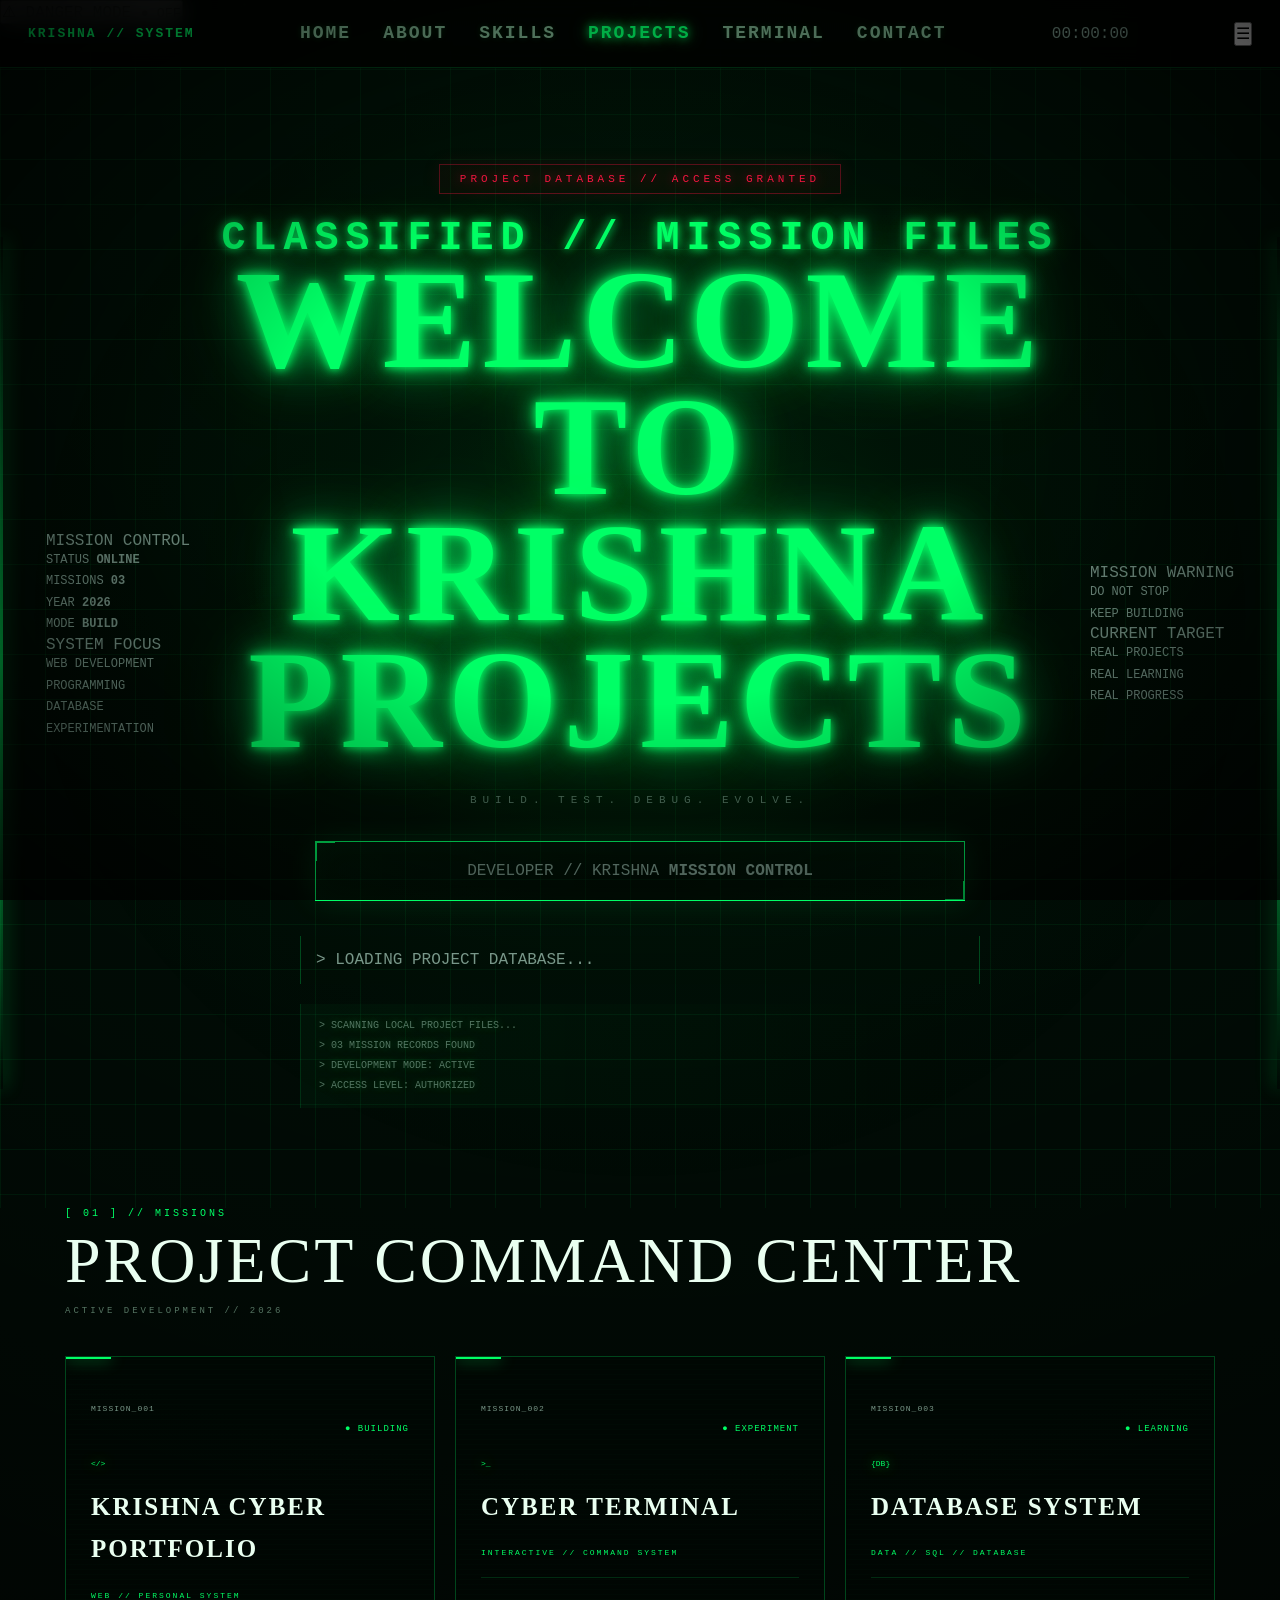
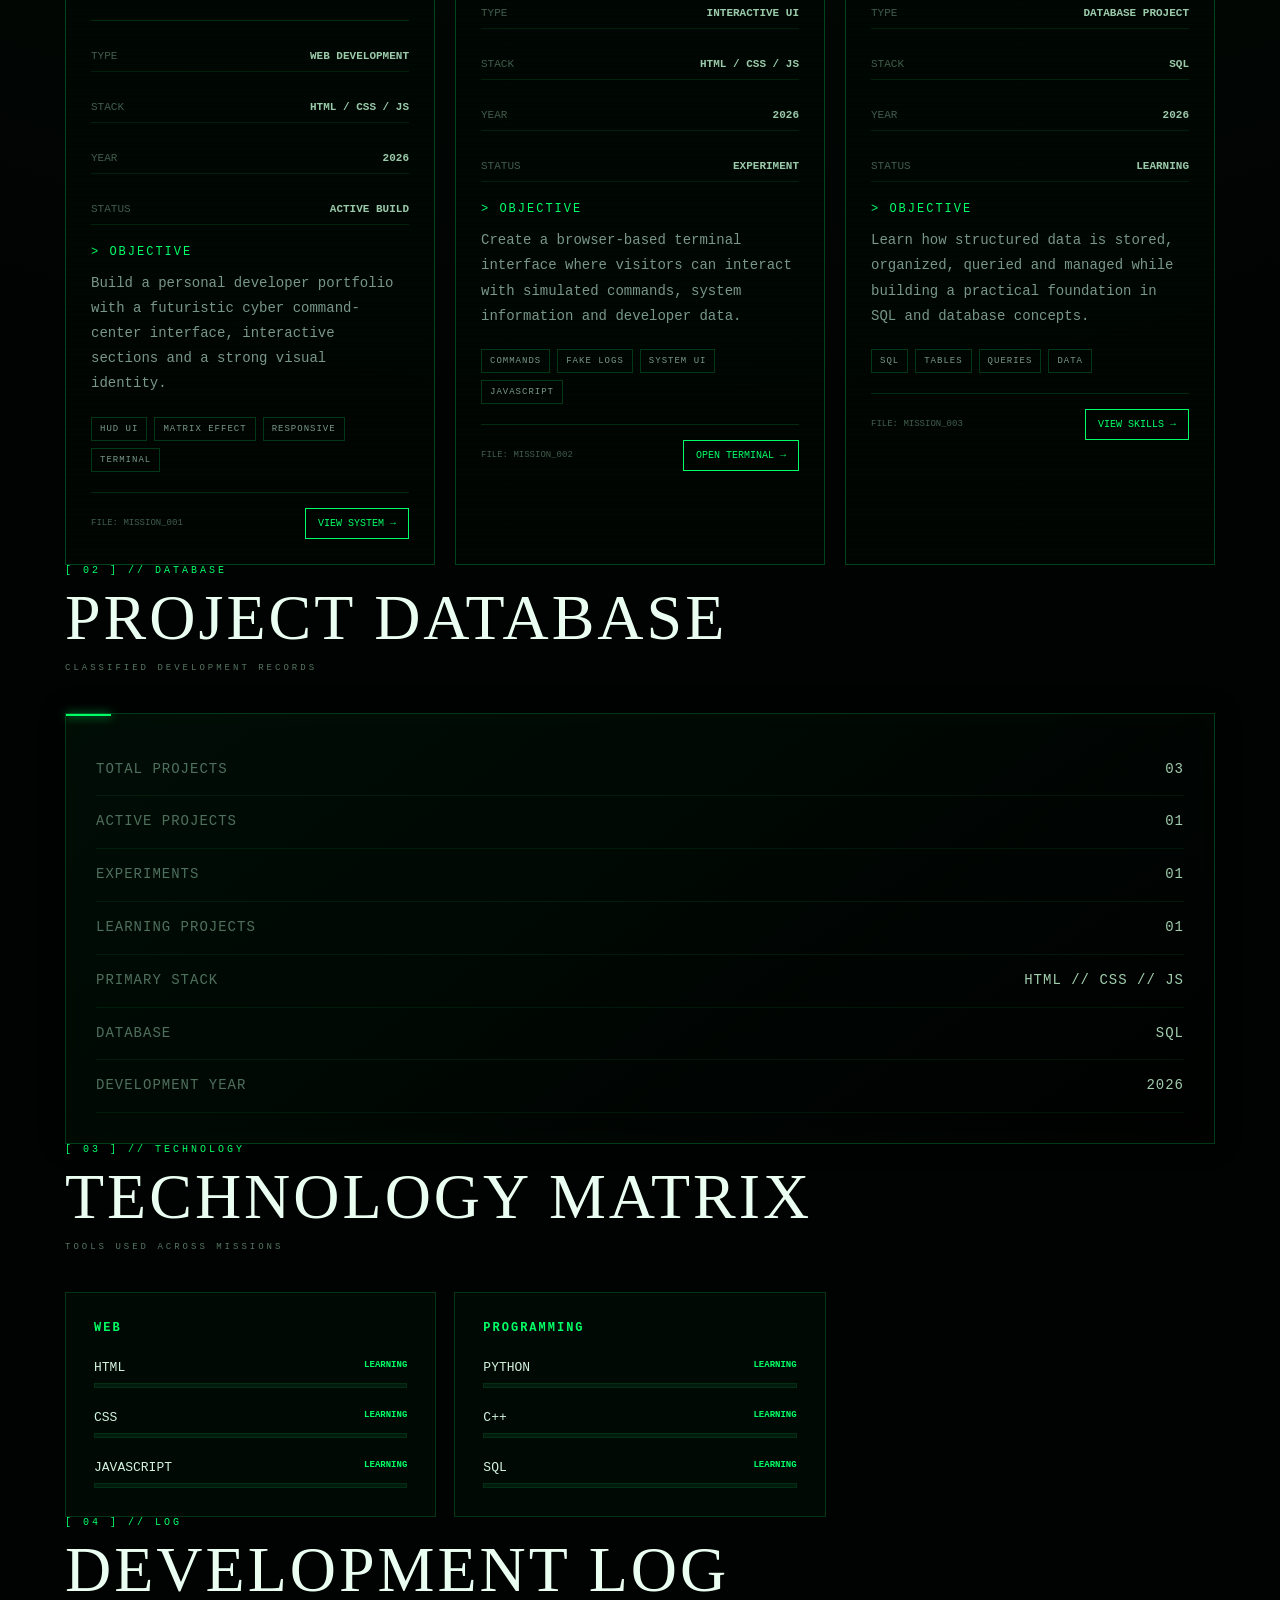
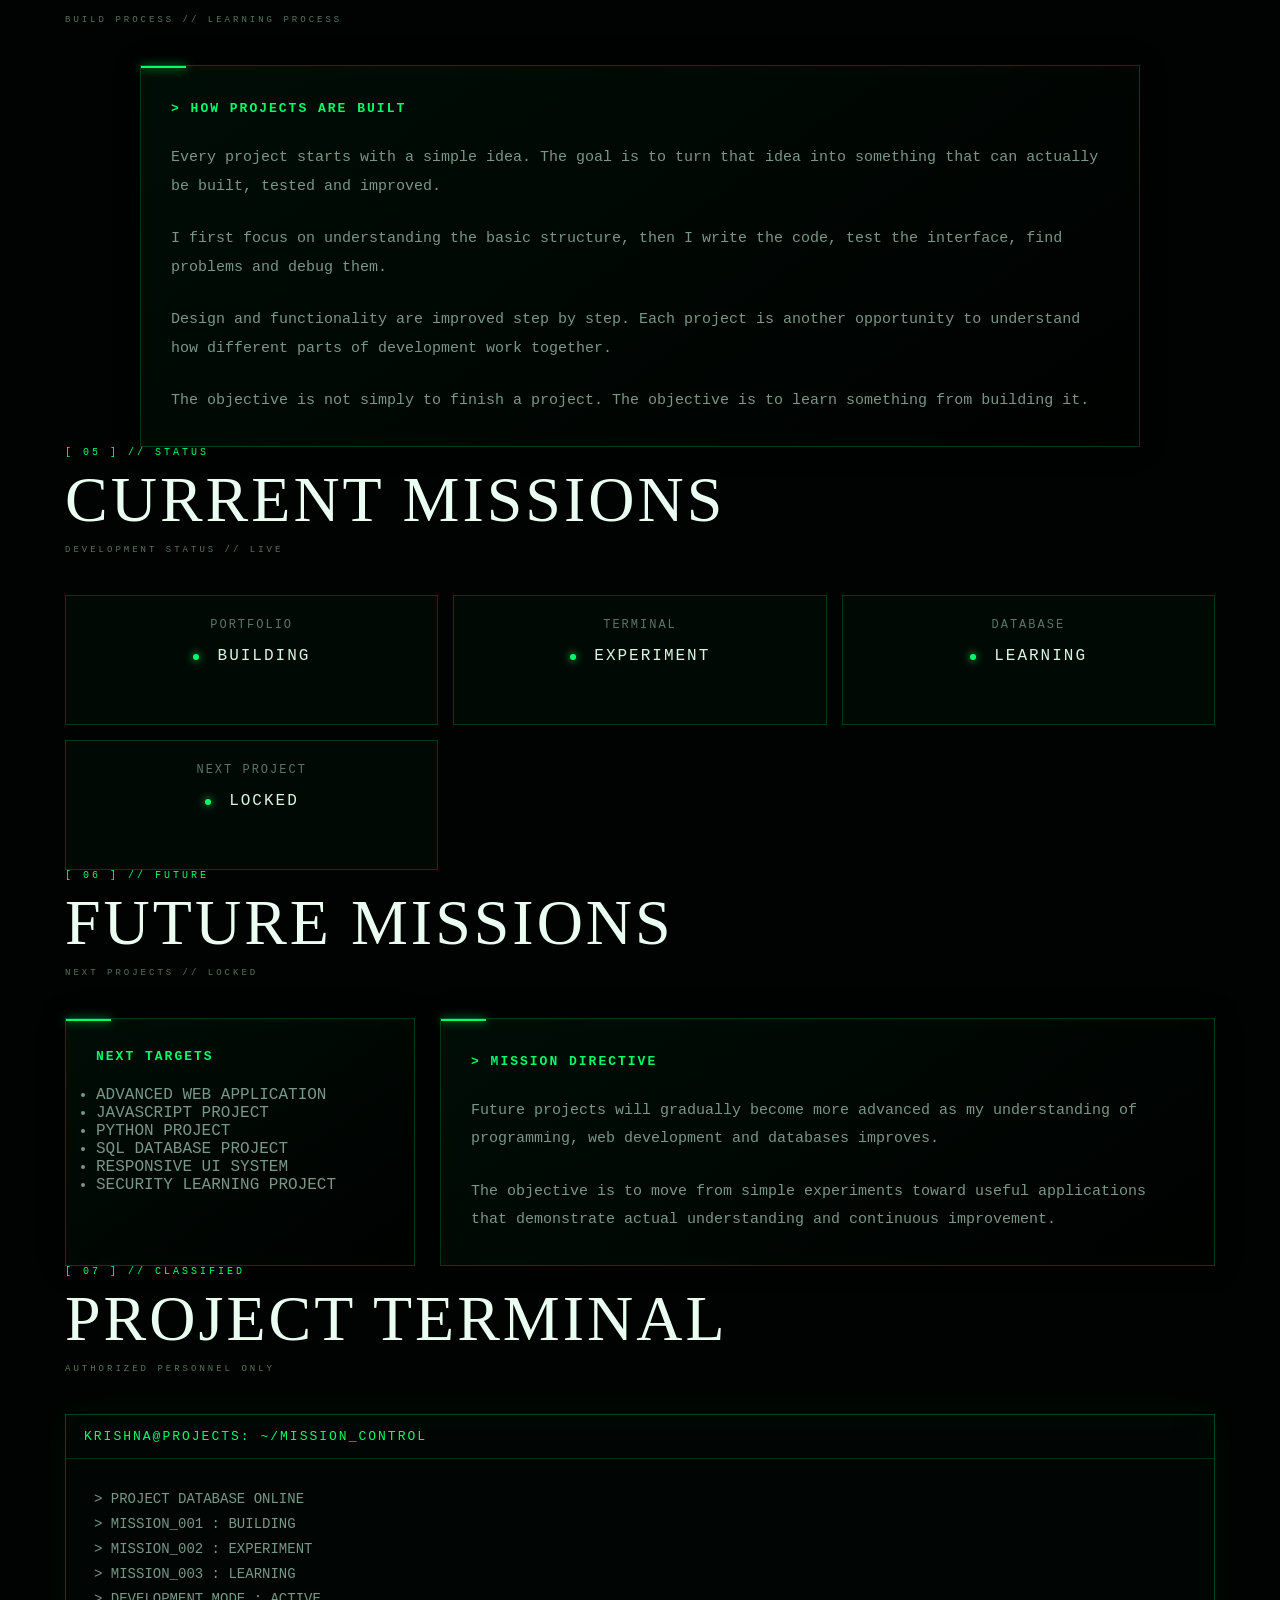
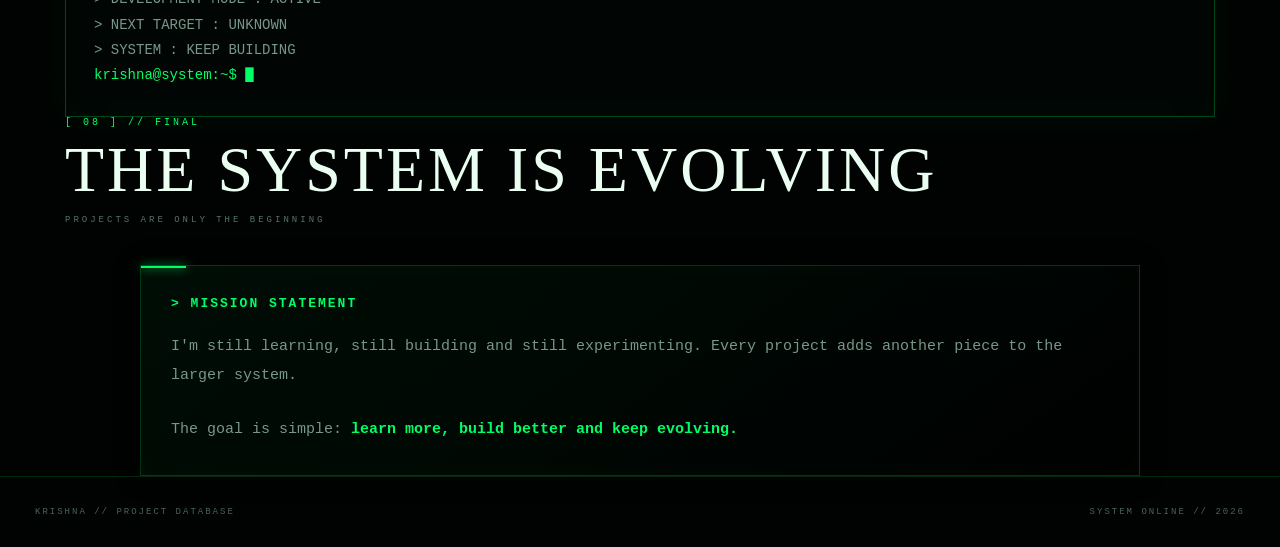
<file: pages/projects.html>
<!DOCTYPE html>
<html lang="en">

<head>

  <meta charset="UTF-8">

  <meta
    name="viewport"
    content="width=device-width, initial-scale=1.0"
  >

  <title>KRISHNA // PROJECTS</title>

  <link
    rel="stylesheet"
    href="../style.css"
  >

</head>


<body>

  <!-- =====================================================
       MATRIX BACKGROUND
       ===================================================== -->

  <canvas id="matrixCanvas"></canvas>


  <!-- =====================================================
       TOP NAVIGATION
       ===================================================== -->

  <header class="topbar">

    <div class="logo">
      KRISHNA // SYSTEM
    </div>

    <nav class="nav">

      <a href="../index.html">
        HOME
      </a>

      <a href="about.html">
        ABOUT
      </a>

      <a href="skills.html">
        SKILLS
      </a>

      <a
        href="projects.html"
        class="active"
      >
        PROJECTS
      </a>

      <a href="terminal.html">
        TERMINAL
      </a>

      <a href="contact.html">
        CONTACT
      </a>

    </nav>


    <div class="clock">
      00:00:00
    </div>


    <button
      class="menu-toggle"
      type="button"
    >
      ☰
    </button>

  </header>



  <!-- =====================================================
       DANGER MODE
       ===================================================== -->

  <button
    class="danger-button"
    id="dangerButton"
    type="button"
  >

    <span>
      ⚠ DANGER MODE
    </span>

    <small>
      ● OFF
    </small>

  </button>


  <div
    id="dangerOverlay"
    aria-hidden="true"
  ></div>


  <div
    id="dangerFlash"
    aria-hidden="true"
  ></div>



  <!-- =====================================================
       PROJECT HERO
       ===================================================== -->

  <section
    class="hero project-hero"
    id="projectHero"
  >

    <div class="hero-grid"></div>


    <!-- LEFT HUD -->

    <div class="hero-side left">

      <div class="hud-panel">

        <div class="hud-title">
          MISSION CONTROL
        </div>

        <div class="hud-line">
          STATUS
          <strong>ONLINE</strong>
        </div>

        <div class="hud-line">
          MISSIONS
          <strong>03</strong>
        </div>

        <div class="hud-line">
          YEAR
          <strong>2026</strong>
        </div>

        <div class="hud-line">
          MODE
          <strong>BUILD</strong>
        </div>

      </div>


      <div class="hud-panel">

        <div class="hud-title">
          SYSTEM FOCUS
        </div>

        <div class="hud-line">
          WEB DEVELOPMENT
        </div>

        <div class="hud-line">
          PROGRAMMING
        </div>

        <div class="hud-line">
          DATABASE
        </div>

        <div class="hud-line">
          EXPERIMENTATION
        </div>

      </div>

    </div>



    <!-- MAIN HERO -->

    <div class="hero-content">

      <div class="breach-text">
        PROJECT DATABASE // ACCESS GRANTED
      </div>

      <div class="welcome-small">
        CLASSIFIED // MISSION FILES
      </div>

      <h1 class="welcome-title">
        PROJECTS
      </h1>

      <div class="hero-tagline">
        BUILD. TEST. DEBUG. EVOLVE.
      </div>


      <div class="krishna-box">

        <span>
          DEVELOPER // KRISHNA
        </span>

        <strong>
          MISSION CONTROL
        </strong>

      </div>


      <div class="initializing">
        &gt; LOADING PROJECT DATABASE...
      </div>


      <div class="hero-terminal">

        <div>
          &gt; SCANNING LOCAL PROJECT FILES...
        </div>

        <div>
          &gt; 03 MISSION RECORDS FOUND
        </div>

        <div>
          &gt; DEVELOPMENT MODE: ACTIVE
        </div>

        <div>
          &gt; ACCESS LEVEL: AUTHORIZED
        </div>

      </div>

    </div>



    <!-- RIGHT HUD -->

    <div class="hero-side right">

      <div class="hud-panel danger-panel">

        <div class="hud-title">
          MISSION WARNING
        </div>

        <div class="hud-line">
          DO NOT STOP
        </div>

        <div class="hud-line">
          KEEP BUILDING
        </div>

      </div>


      <div class="hud-panel">

        <div class="hud-title">
          CURRENT TARGET
        </div>

        <div class="hud-line">
          REAL PROJECTS
        </div>

        <div class="hud-line">
          REAL LEARNING
        </div>

        <div class="hud-line">
          REAL PROGRESS
        </div>

      </div>

    </div>

  </section>



  <!-- =====================================================
       01 — PROJECT COMMAND CENTER
       ===================================================== -->

  <section
    id="missions"
    class="reveal"
  >

    <div class="section-container">


      <div class="section-header">

        <div class="section-number">
          [ 01 ] // MISSIONS
        </div>

        <h2 class="section-title">
          PROJECT COMMAND CENTER
        </h2>

        <div class="section-subtitle">
          ACTIVE DEVELOPMENT // 2026
        </div>

      </div>



      <div class="projects-grid">



        <!-- =================================================
             PROJECT 01
             ================================================= -->

        <article
          class="project-card mission-card"
          data-status="BUILDING"
        >

          <div class="project-top">

            <span class="mission-number">
              MISSION_001
            </span>

            <span class="mission-status">
              ● BUILDING
            </span>

          </div>


          <div class="project-icon">
            &lt;/&gt;
          </div>


          <h3>
            KRISHNA CYBER PORTFOLIO
          </h3>


          <div class="project-code">
            WEB // PERSONAL SYSTEM
          </div>


          <div class="project-info">

            <div>
              <span>TYPE</span>
              <strong>WEB DEVELOPMENT</strong>
            </div>

            <div>
              <span>STACK</span>
              <strong>HTML / CSS / JS</strong>
            </div>

            <div>
              <span>YEAR</span>
              <strong>2026</strong>
            </div>

            <div>
              <span>STATUS</span>
              <strong>ACTIVE BUILD</strong>
            </div>

          </div>


          <div class="project-description">

            <h4>
              &gt; OBJECTIVE
            </h4>

            <p>
              Build a personal developer portfolio with a
              futuristic cyber command-center interface,
              interactive sections and a strong visual identity.
            </p>

          </div>


          <div class="project-features">

            <span>
              HUD UI
            </span>

            <span>
              MATRIX EFFECT
            </span>

            <span>
              RESPONSIVE
            </span>

            <span>
              TERMINAL
            </span>

          </div>


          <div class="project-footer">

            <span>
              FILE: MISSION_001
            </span>

            <a
              href="../index.html"
              class="project-button"
            >
              VIEW SYSTEM →
            </a>

          </div>

        </article>



        <!-- =================================================
             PROJECT 02
             ================================================= -->

        <article
          class="project-card mission-card"
          data-status="EXPERIMENT"
        >

          <div class="project-top">

            <span class="mission-number">
              MISSION_002
            </span>

            <span class="mission-status">
              ● EXPERIMENT
            </span>

          </div>


          <div class="project-icon">
            &gt;_
          </div>


          <h3>
            CYBER TERMINAL
          </h3>


          <div class="project-code">
            INTERACTIVE // COMMAND SYSTEM
          </div>


          <div class="project-info">

            <div>
              <span>TYPE</span>
              <strong>INTERACTIVE UI</strong>
            </div>

            <div>
              <span>STACK</span>
              <strong>HTML / CSS / JS</strong>
            </div>

            <div>
              <span>YEAR</span>
              <strong>2026</strong>
            </div>

            <div>
              <span>STATUS</span>
              <strong>EXPERIMENT</strong>
            </div>

          </div>


          <div class="project-description">

            <h4>
              &gt; OBJECTIVE
            </h4>

            <p>
              Create a browser-based terminal interface where
              visitors can interact with simulated commands,
              system information and developer data.
            </p>

          </div>


          <div class="project-features">

            <span>
              COMMANDS
            </span>

            <span>
              FAKE LOGS
            </span>

            <span>
              SYSTEM UI
            </span>

            <span>
              JAVASCRIPT
            </span>

          </div>


          <div class="project-footer">

            <span>
              FILE: MISSION_002
            </span>

            <a
              href="terminal.html"
              class="project-button"
            >
              OPEN TERMINAL →
            </a>

          </div>

        </article>



        <!-- =================================================
             PROJECT 03
             ================================================= -->

        <article
          class="project-card mission-card"
          data-status="LEARNING"
        >

          <div class="project-top">

            <span class="mission-number">
              MISSION_003
            </span>

            <span class="mission-status">
              ● LEARNING
            </span>

          </div>


          <div class="project-icon">
            {DB}
          </div>


          <h3>
            DATABASE SYSTEM
          </h3>


          <div class="project-code">
            DATA // SQL // DATABASE
          </div>


          <div class="project-info">

            <div>
              <span>TYPE</span>
              <strong>DATABASE PROJECT</strong>
            </div>

            <div>
              <span>STACK</span>
              <strong>SQL</strong>
            </div>

            <div>
              <span>YEAR</span>
              <strong>2026</strong>
            </div>

            <div>
              <span>STATUS</span>
              <strong>LEARNING</strong>
            </div>

          </div>


          <div class="project-description">

            <h4>
              &gt; OBJECTIVE
            </h4>

            <p>
              Learn how structured data is stored, organized,
              queried and managed while building a practical
              foundation in SQL and database concepts.
            </p>

          </div>


          <div class="project-features">

            <span>
              SQL
            </span>

            <span>
              TABLES
            </span>

            <span>
              QUERIES
            </span>

            <span>
              DATA
            </span>

          </div>


          <div class="project-footer">

            <span>
              FILE: MISSION_003
            </span>

            <a
              href="skills.html"
              class="project-button"
            >
              VIEW SKILLS →
            </a>

          </div>

        </article>


      </div>

    </div>

  </section>



  <!-- =====================================================
       02 — PROJECT DATABASE
       ===================================================== -->

  <section
    id="database"
    class="reveal"
  >

    <div class="section-container">


      <div class="section-header">

        <div class="section-number">
          [ 02 ] // DATABASE
        </div>

        <h2 class="section-title">
          PROJECT DATABASE
        </h2>

        <div class="section-subtitle">
          CLASSIFIED DEVELOPMENT RECORDS
        </div>

      </div>



      <div class="identity-panel project-database">

        <div class="identity-row">

          <span>
            TOTAL PROJECTS
          </span>

          <span>
            03
          </span>

        </div>


        <div class="identity-row">

          <span>
            ACTIVE PROJECTS
          </span>

          <span>
            01
          </span>

        </div>


        <div class="identity-row">

          <span>
            EXPERIMENTS
          </span>

          <span>
            01
          </span>

        </div>


        <div class="identity-row">

          <span>
            LEARNING PROJECTS
          </span>

          <span>
            01
          </span>

        </div>


        <div class="identity-row">

          <span>
            PRIMARY STACK
          </span>

          <span>
            HTML // CSS // JS
          </span>

        </div>


        <div class="identity-row">

          <span>
            DATABASE
          </span>

          <span>
            SQL
          </span>

        </div>


        <div class="identity-row">

          <span>
            DEVELOPMENT YEAR
          </span>

          <span>
            2026
          </span>

        </div>

      </div>

    </div>

  </section>



  <!-- =====================================================
       03 — TECHNOLOGY MATRIX
       ===================================================== -->

  <section
    id="technology"
    class="reveal"
  >

    <div class="section-container">


      <div class="section-header">

        <div class="section-number">
          [ 03 ] // TECHNOLOGY
        </div>

        <h2 class="section-title">
          TECHNOLOGY MATRIX
        </h2>

        <div class="section-subtitle">
          TOOLS USED ACROSS MISSIONS
        </div>

      </div>



      <div class="skills-grid">


        <div class="skills-panel">

          <h3>
            WEB
          </h3>

          <div class="skill">

            <div class="skill-top">

              <span>
                HTML
              </span>

              <strong>
                LEARNING
              </strong>

            </div>

            <div class="skill-track">

              <div
                class="skill-fill"
                data-width="90%"
              ></div>

            </div>

          </div>


          <div class="skill">

            <div class="skill-top">

              <span>
                CSS
              </span>

              <strong>
                LEARNING
              </strong>

            </div>

            <div class="skill-track">

              <div
                class="skill-fill"
                data-width="85%"
              ></div>

            </div>

          </div>


          <div class="skill">

            <div class="skill-top">

              <span>
                JAVASCRIPT
              </span>

              <strong>
                LEARNING
              </strong>

            </div>

            <div class="skill-track">

              <div
                class="skill-fill"
                data-width="80%"
              ></div>

            </div>

          </div>

        </div>



        <div class="skills-panel">

          <h3>
            PROGRAMMING
          </h3>

          <div class="skill">

            <div class="skill-top">

              <span>
                PYTHON
              </span>

              <strong>
                LEARNING
              </strong>

            </div>

            <div class="skill-track">

              <div
                class="skill-fill"
                data-width="70%"
              ></div>

            </div>

          </div>


          <div class="skill">

            <div class="skill-top">

              <span>
                C++
              </span>

              <strong>
                LEARNING
              </strong>

            </div>

            <div class="skill-track">

              <div
                class="skill-fill"
                data-width="65%"
              ></div>

            </div>

          </div>


          <div class="skill">

            <div class="skill-top">

              <span>
                SQL
              </span>

              <strong>
                LEARNING
              </strong>

            </div>

            <div class="skill-track">

              <div
                class="skill-fill"
                data-width="70%"
              ></div>

            </div>

          </div>

        </div>


      </div>

    </div>

  </section>



  <!-- =====================================================
       04 — DEVELOPMENT LOG
       ===================================================== -->

  <section
    id="developmentLog"
    class="reveal"
  >

    <div class="section-container">


      <div class="section-header">

        <div class="section-number">
          [ 04 ] // LOG
        </div>

        <h2 class="section-title">
          DEVELOPMENT LOG
        </h2>

        <div class="section-subtitle">
          BUILD PROCESS // LEARNING PROCESS
        </div>

      </div>



      <div class="identity-text project-log">

        <h3>
          &gt; HOW PROJECTS ARE BUILT
        </h3>

        <p>
          Every project starts with a simple idea. The goal is
          to turn that idea into something that can actually be
          built, tested and improved.
        </p>

        <br>

        <p>
          I first focus on understanding the basic structure,
          then I write the code, test the interface, find
          problems and debug them.
        </p>

        <br>

        <p>
          Design and functionality are improved step by step.
          Each project is another opportunity to understand
          how different parts of development work together.
        </p>

        <br>

        <p>
          The objective is not simply to finish a project.
          The objective is to learn something from building it.
        </p>

      </div>

    </div>

  </section>



  <!-- =====================================================
       05 — CURRENT MISSIONS
       ===================================================== -->

  <section
    id="currentMissions"
    class="reveal"
  >

    <div class="section-container">


      <div class="section-header">

        <div class="section-number">
          [ 05 ] // STATUS
        </div>

        <h2 class="section-title">
          CURRENT MISSIONS
        </h2>

        <div class="section-subtitle">
          DEVELOPMENT STATUS // LIVE
        </div>

      </div>



      <div class="status-grid">


        <div class="status-card">

          <div class="label">
            PORTFOLIO
          </div>

          <div class="value">

            <i class="status-dot"></i>

            BUILDING

          </div>

        </div>


        <div class="status-card">

          <div class="label">
            TERMINAL
          </div>

          <div class="value">

            <i class="status-dot"></i>

            EXPERIMENT

          </div>

        </div>


        <div class="status-card">

          <div class="label">
            DATABASE
          </div>

          <div class="value">

            <i class="status-dot"></i>

            LEARNING

          </div>

        </div>


        <div class="status-card">

          <div class="label">
            NEXT PROJECT
          </div>

          <div class="value">

            <i class="status-dot"></i>

            LOCKED

          </div>

        </div>

      </div>

    </div>

  </section>



  <!-- =====================================================
       06 — FUTURE MISSIONS
       ===================================================== -->

  <section
    id="futureMissions"
    class="reveal"
  >

    <div class="section-container">


      <div class="section-header">

        <div class="section-number">
          [ 06 ] // FUTURE
        </div>

        <h2 class="section-title">
          FUTURE MISSIONS
        </h2>

        <div class="section-subtitle">
          NEXT PROJECTS // LOCKED
        </div>

      </div>



      <div class="about-grid">


        <div class="identity-panel">

          <h3>
            NEXT TARGETS
          </h3>

          <ul class="module-list">

            <li>
              ADVANCED WEB APPLICATION
            </li>

            <li>
              JAVASCRIPT PROJECT
            </li>

            <li>
              PYTHON PROJECT
            </li>

            <li>
              SQL DATABASE PROJECT
            </li>

            <li>
              RESPONSIVE UI SYSTEM
            </li>

            <li>
              SECURITY LEARNING PROJECT
            </li>

          </ul>

        </div>



        <div class="identity-text">

          <h3>
            &gt; MISSION DIRECTIVE
          </h3>

          <p>
            Future projects will gradually become more advanced
            as my understanding of programming, web development
            and databases improves.
          </p>

          <br>

          <p>
            The objective is to move from simple experiments
            toward useful applications that demonstrate actual
            understanding and continuous improvement.
          </p>

        </div>

      </div>

    </div>

  </section>



  <!-- =====================================================
       07 — CLASSIFIED PROJECT TERMINAL
       ===================================================== -->

  <section
    id="projectTerminal"
    class="reveal"
  >

    <div class="section-container">


      <div class="section-header">

        <div class="section-number">
          [ 07 ] // CLASSIFIED
        </div>

        <h2 class="section-title">
          PROJECT TERMINAL
        </h2>

        <div class="section-subtitle">
          AUTHORIZED PERSONNEL ONLY
        </div>

      </div>



      <div class="terminal-window">

        <div class="terminal-head">

          KRISHNA@PROJECTS:
          ~/MISSION_CONTROL

        </div>


        <div class="terminal-body">

          <div class="terminal-line">
            &gt; PROJECT DATABASE ONLINE
          </div>

          <div class="terminal-line">
            &gt; MISSION_001 : BUILDING
          </div>

          <div class="terminal-line">
            &gt; MISSION_002 : EXPERIMENT
          </div>

          <div class="terminal-line">
            &gt; MISSION_003 : LEARNING
          </div>

          <div class="terminal-line">
            &gt; DEVELOPMENT MODE : ACTIVE
          </div>

          <div class="terminal-line">
            &gt; NEXT TARGET : UNKNOWN
          </div>

          <div class="terminal-line">
            &gt; SYSTEM : KEEP BUILDING
          </div>

          <div class="terminal-prompt">
            krishna@system:~$
            <span class="cursor">
              █
            </span>
          </div>

        </div>

      </div>

    </div>

  </section>



  <!-- =====================================================
       08 — FINAL MESSAGE
       ===================================================== -->

  <section
    id="finalProject"
    class="reveal"
  >

    <div class="section-container">


      <div class="section-header">

        <div class="section-number">
          [ 08 ] // FINAL
        </div>

        <h2 class="section-title">
          THE SYSTEM IS EVOLVING
        </h2>

        <div class="section-subtitle">
          PROJECTS ARE ONLY THE BEGINNING
        </div>

      </div>



      <div class="identity-panel final-project-panel">

        <h3>
          &gt; MISSION STATEMENT
        </h3>

        <p>
          I'm still learning, still building and still
          experimenting. Every project adds another piece to
          the larger system.
        </p>

        <br>

        <p>
          The goal is simple:
          <strong>
            learn more, build better and keep evolving.
          </strong>
        </p>

      </div>

    </div>

  </section>



  <!-- =====================================================
       FOOTER
       ===================================================== -->

  <footer class="site-footer">

    <div>
      KRISHNA // PROJECT DATABASE
    </div>

    <div>
      SYSTEM ONLINE // 2026
    </div>

  </footer>



  <!-- =====================================================
       SCRIPT
       ===================================================== -->

  <script src="../script.js"></script>


</body>

</html>
</file>
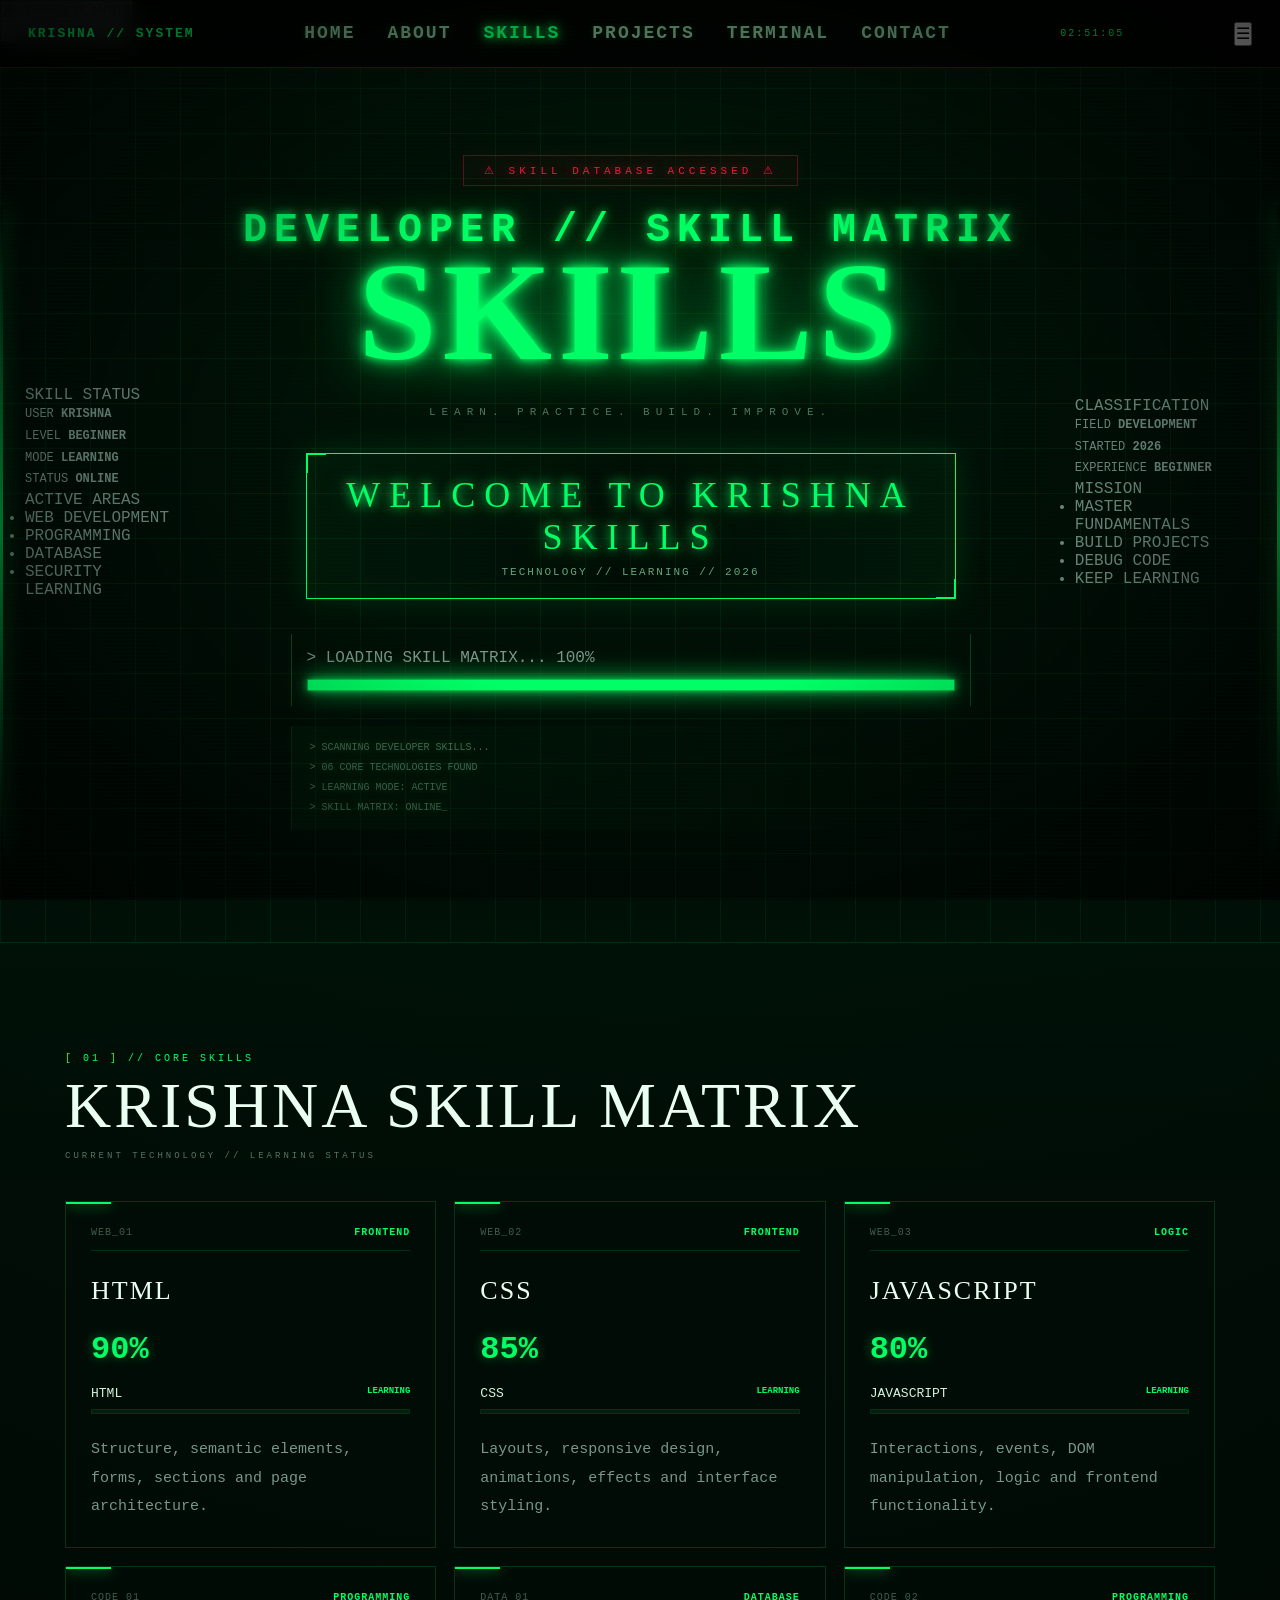
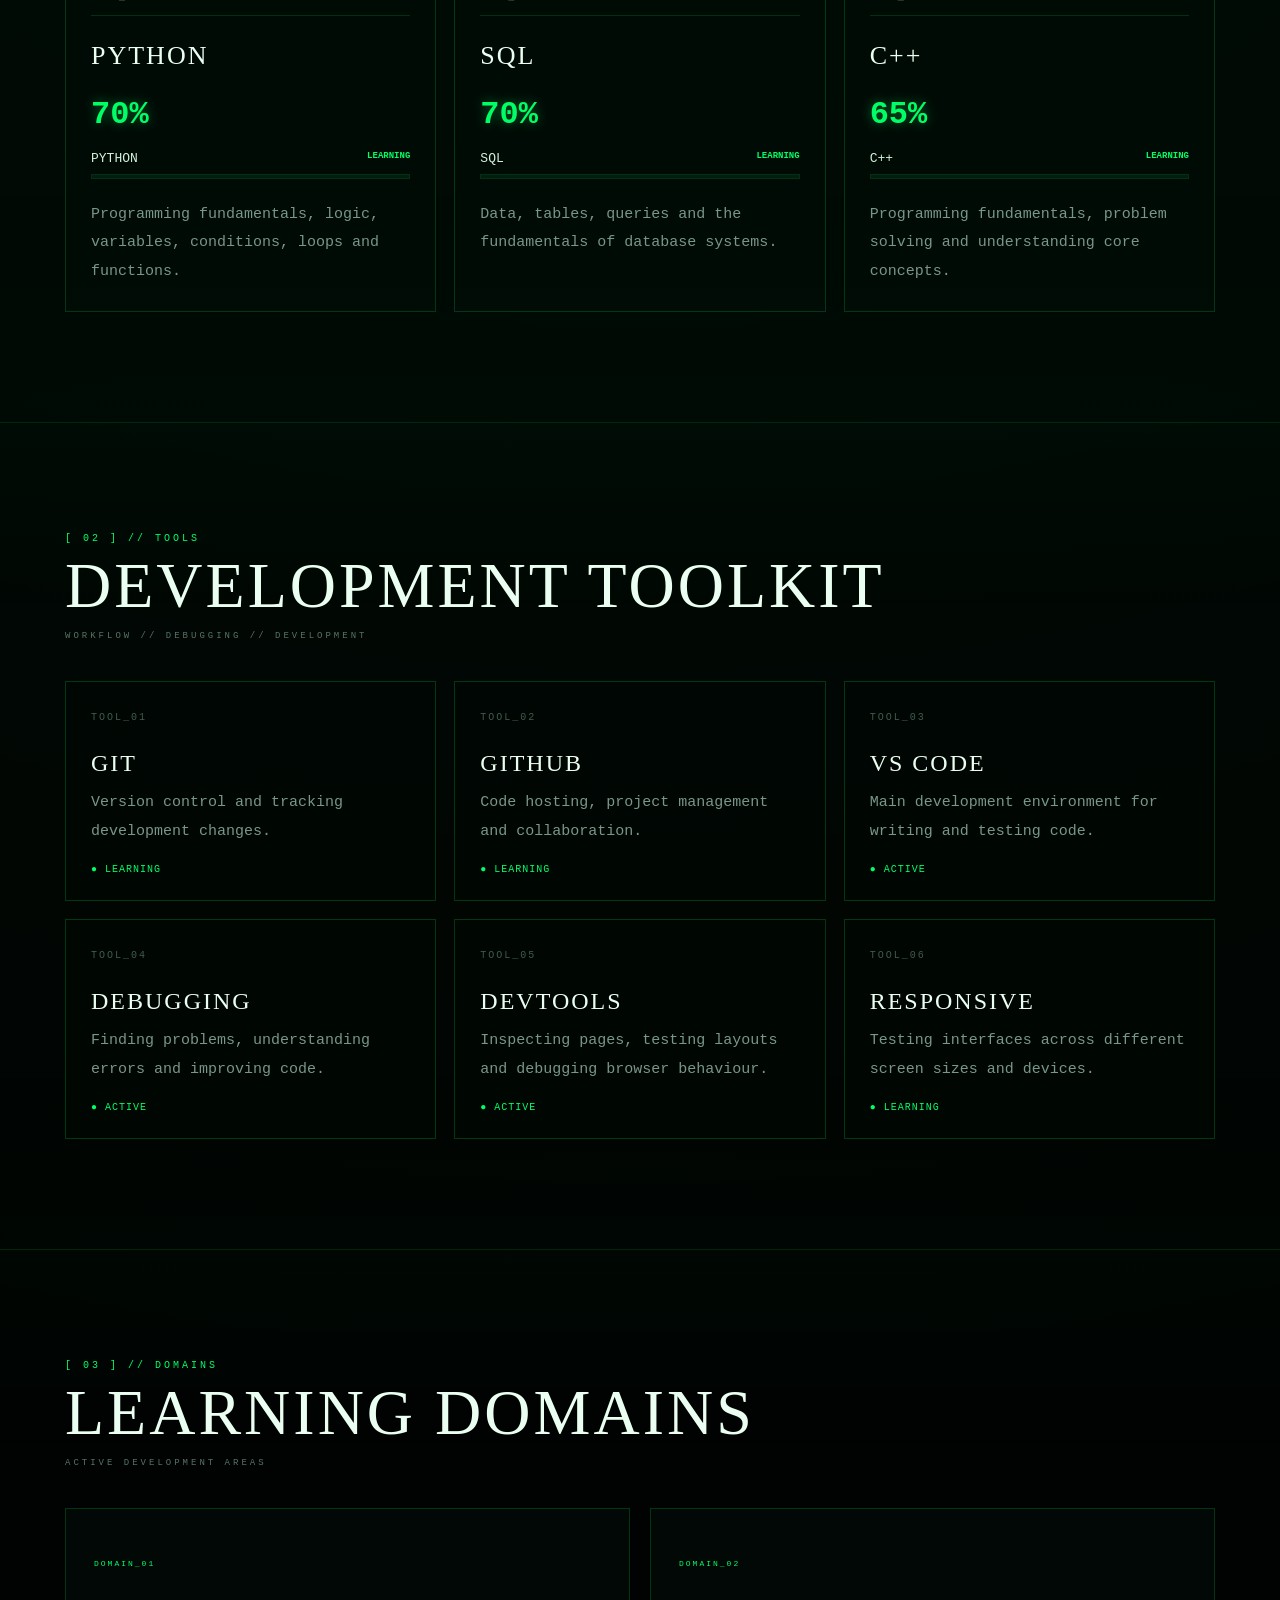
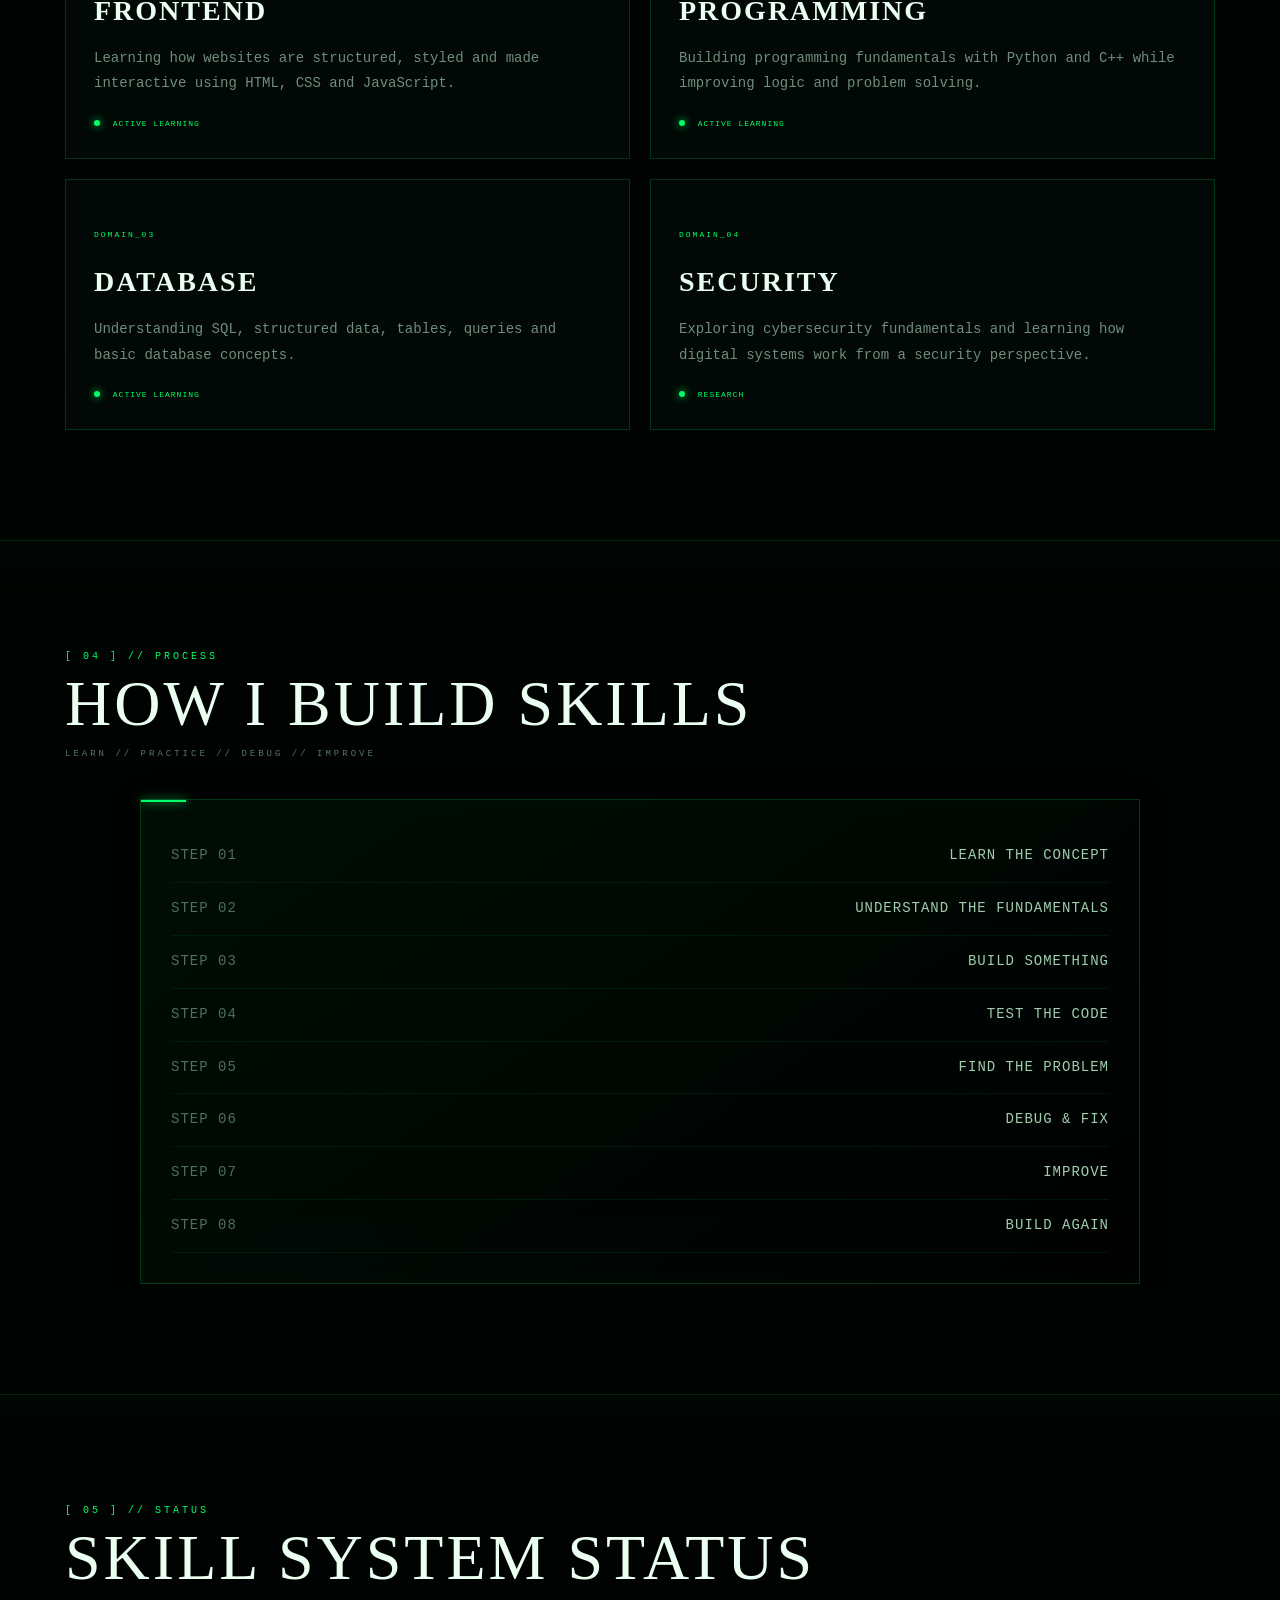
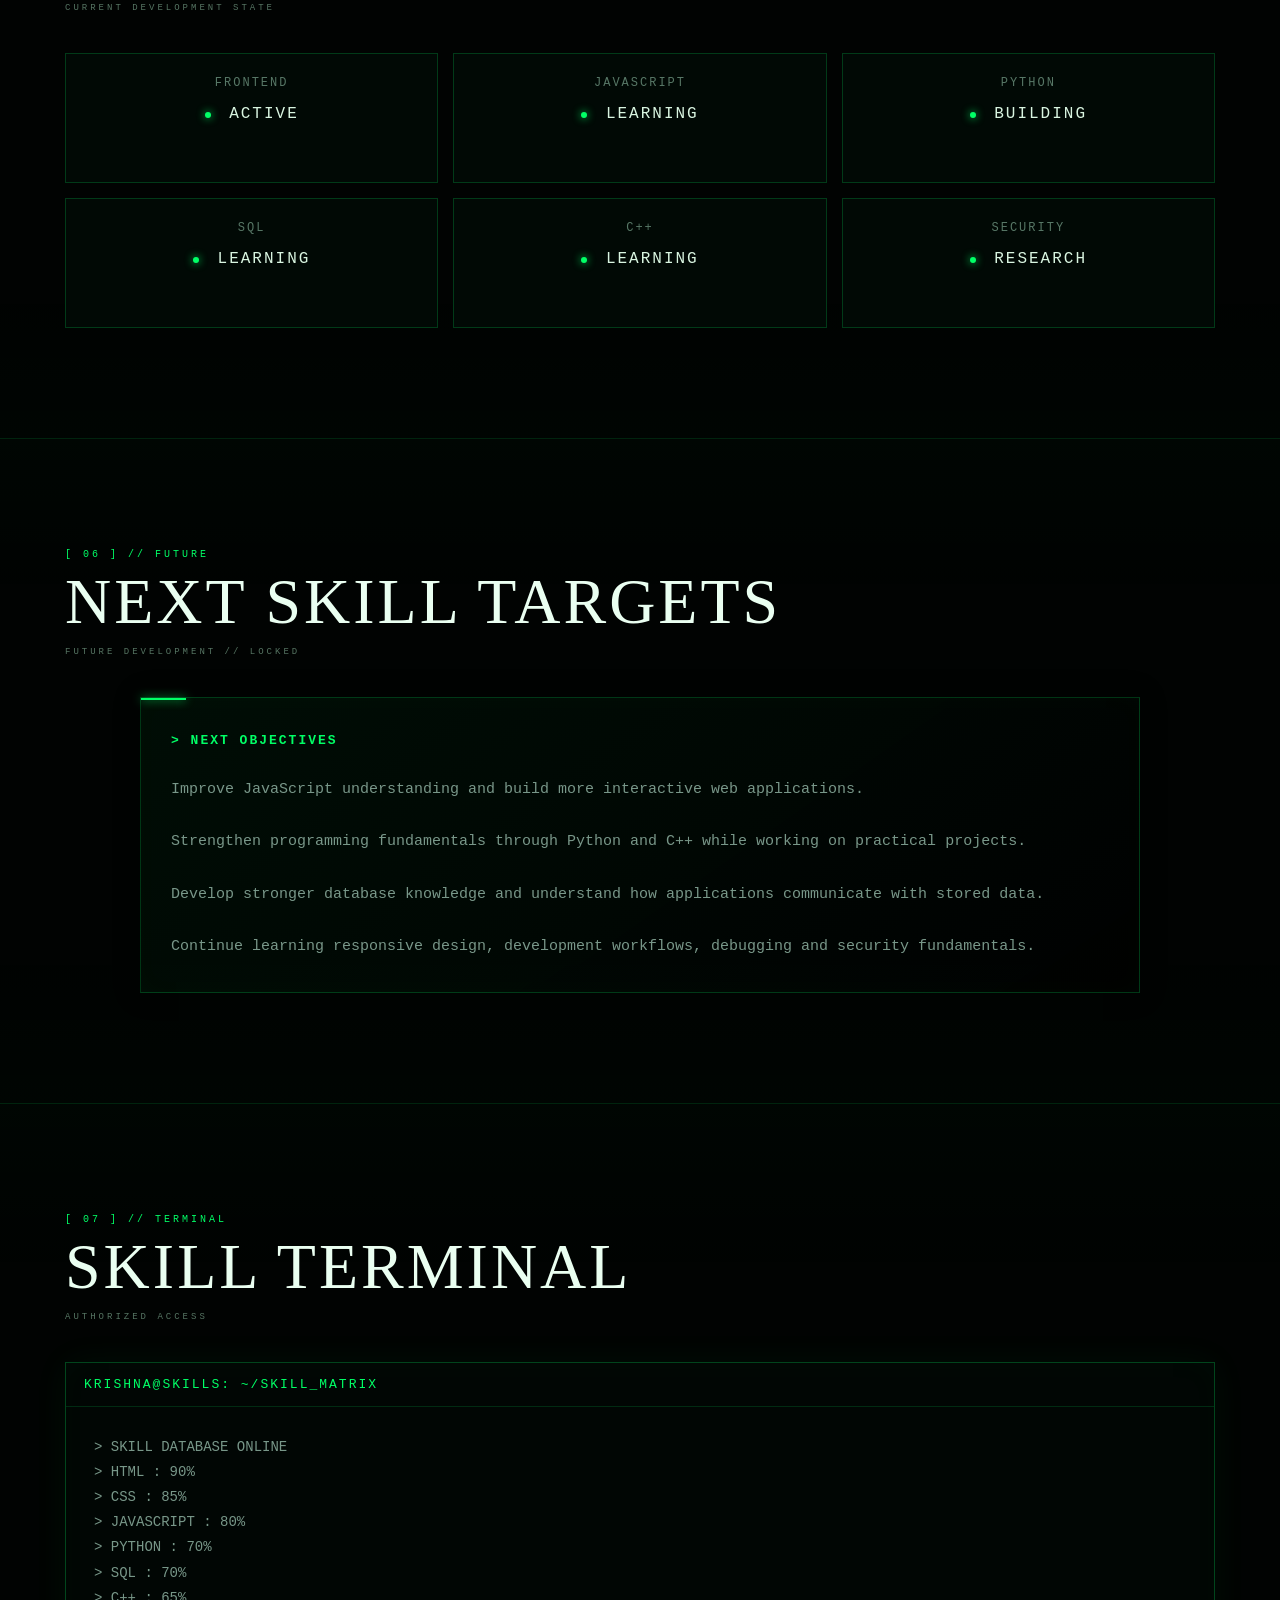
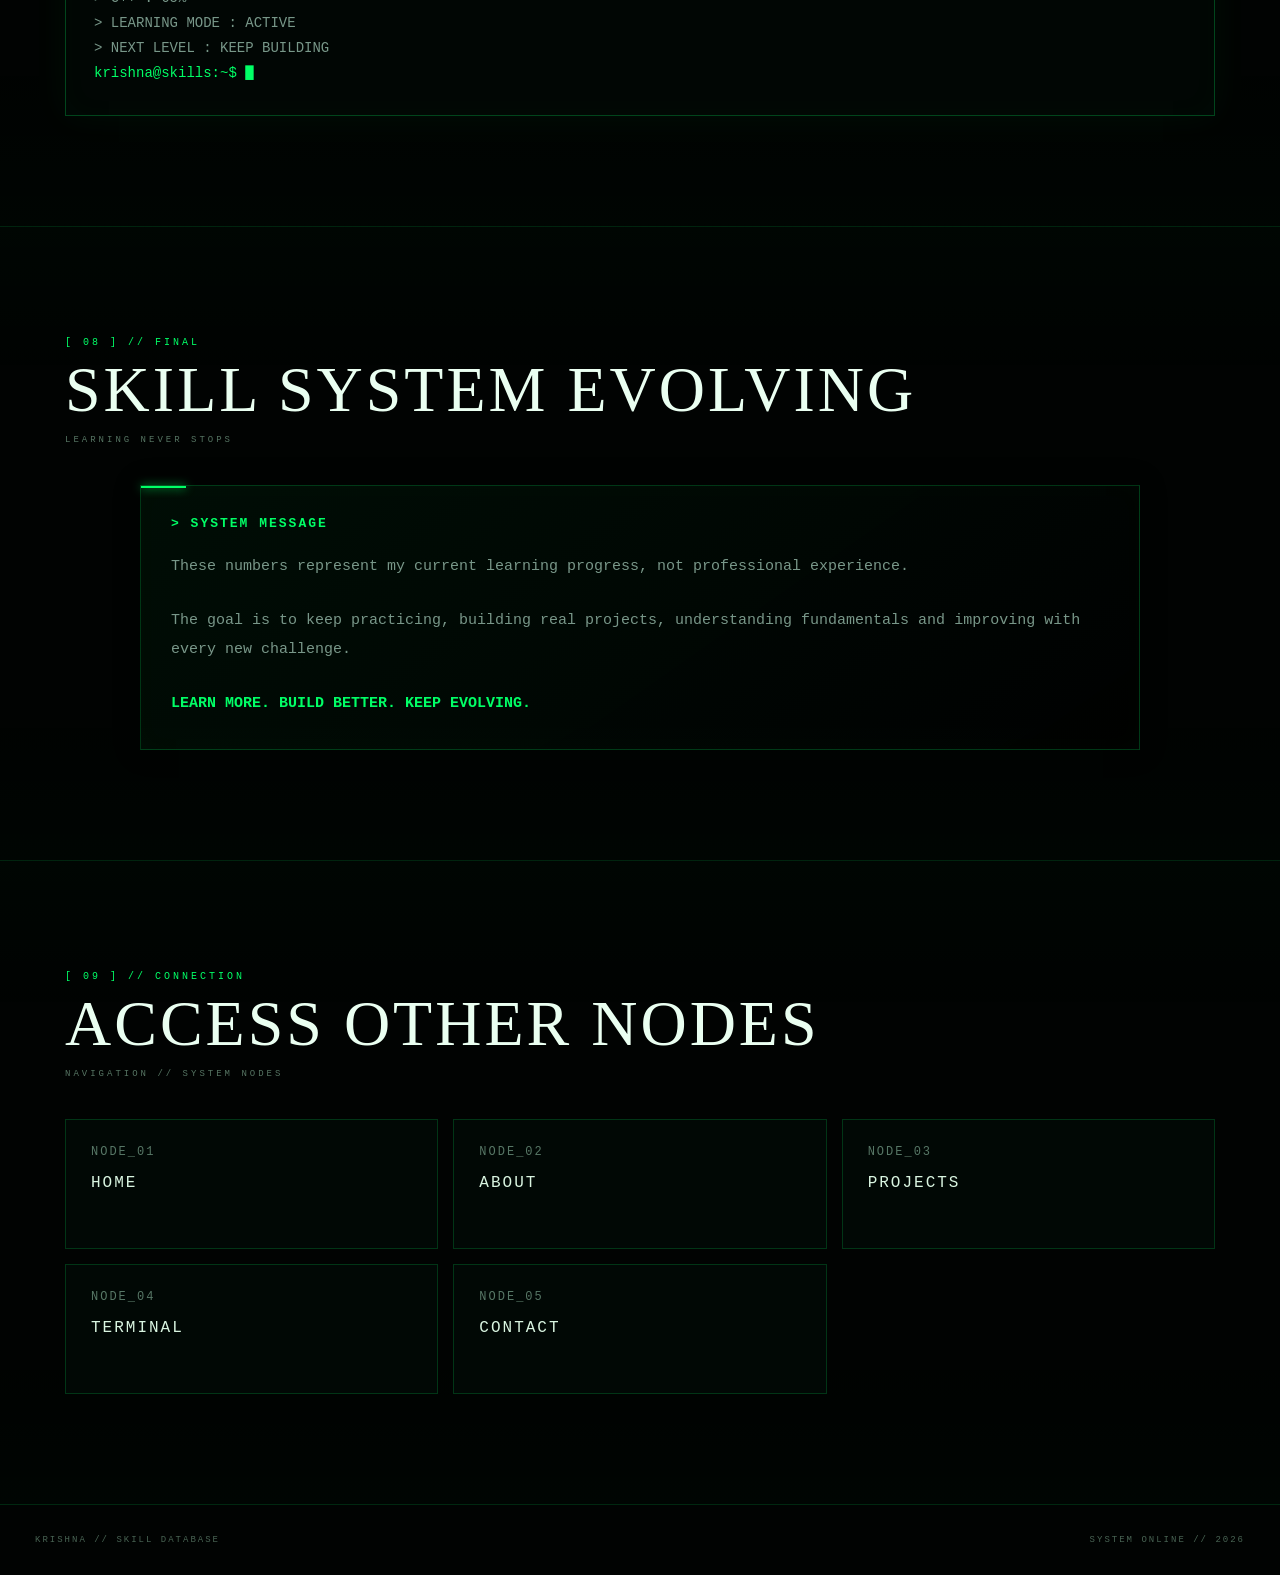
<file: pages/skills.html>
<!DOCTYPE html>
<html lang="en">

<head>

  <meta charset="UTF-8">

  <meta
    name="viewport"
    content="width=device-width, initial-scale=1.0"
  >

  <meta
    name="description"
    content="Krishna — Developer Skills, Technologies and Learning Progress."
  >

  <title>KRISHNA // SKILLS</title>

  <link
    rel="stylesheet"
    href="../style.css"
  >

</head>


<body>

  <!-- =====================================================
       BACKGROUND
       ===================================================== -->

  <canvas id="matrixCanvas"></canvas>

  <canvas id="particleCanvas"></canvas>

  <div class="scanlines"></div>



  <!-- =====================================================
       TOP NAVIGATION
       ===================================================== -->

  <header class="topbar">

    <a
      href="../index.html"
      class="logo"
    >
      KRISHNA // SYSTEM
    </a>


    <nav class="nav">

      <a href="../index.html">
        HOME
      </a>

      <a href="about.html">
        ABOUT
      </a>

      <a
        href="skills.html"
        class="active"
      >
        SKILLS
      </a>

      <a href="projects.html">
        PROJECTS
      </a>

      <a href="terminal.html">
        TERMINAL
      </a>

      <a href="contact.html">
        CONTACT
      </a>

    </nav>


    <div
      class="clock"
      id="clock"
    >
      00:00:00
    </div>


    <button
      class="menu-toggle"
      id="menuToggle"
      type="button"
    >
      ☰
    </button>

  </header>



  <!-- =====================================================
       DANGER MODE
       ===================================================== -->

  <button
    id="dangerButton"
    class="danger-button"
    type="button"
  >

    ⚠ DANGER MODE

    <br>

    <span>
      ● OFF
    </span>

  </button>


  <div
    id="dangerOverlay"
    class="danger-overlay"
  ></div>

  <div id="dangerFlash"></div>



  <!-- =====================================================
       SKILLS HERO
       ===================================================== -->

  <main>

    <section
      class="hero skills-hero"
      id="skillsHero"
    >

      <div class="hero-grid"></div>



      <!-- LEFT HUD -->

      <div class="hero-side left">

        <div class="hud-panel">

          <div class="hud-title">
            SKILL STATUS
          </div>

          <div class="hud-line">

            <span>
              USER
            </span>

            <strong>
              KRISHNA
            </strong>

          </div>

          <div class="hud-line">

            <span>
              LEVEL
            </span>

            <strong>
              BEGINNER
            </strong>

          </div>

          <div class="hud-line">

            <span>
              MODE
            </span>

            <strong>
              LEARNING
            </strong>

          </div>

          <div class="hud-line">

            <span>
              STATUS
            </span>

            <strong>
              ONLINE
              <i class="online-dot"></i>
            </strong>

          </div>

        </div>



        <div class="hud-panel">

          <div class="hud-title">
            ACTIVE AREAS
          </div>

          <ul class="module-list">

            <li>
              WEB DEVELOPMENT
            </li>

            <li>
              PROGRAMMING
            </li>

            <li>
              DATABASE
            </li>

            <li>
              SECURITY LEARNING
            </li>

          </ul>

        </div>

      </div>



      <!-- CENTER -->

      <div class="hero-content">

        <div class="breach-text">
          ⚠ SKILL DATABASE ACCESSED ⚠
        </div>


        <div class="welcome-small">
          DEVELOPER // SKILL MATRIX
        </div>


        <h1 class="welcome-title">
          SKILLS
        </h1>


        <div class="hero-tagline">
          LEARN. PRACTICE. BUILD. IMPROVE.
        </div>


        <div class="krishna-box">

          <div class="krishna-name">
            WELCOME TO KRISHNA SKILLS
          </div>

          <div class="krishna-role">
            TECHNOLOGY // LEARNING // 2026
          </div>

        </div>


        <div class="initializing">

          <div class="init-header">

            <span>
              &gt; LOADING SKILL MATRIX...
            </span>

            <span class="init-percent">
              100%
            </span>

          </div>


          <div class="init-bar">
            <span></span>
          </div>

        </div>


        <div class="hero-terminal">

          <div>
            &gt; SCANNING DEVELOPER SKILLS...
          </div>

          <div>
            &gt; 06 CORE TECHNOLOGIES FOUND
          </div>

          <div>
            &gt; LEARNING MODE: ACTIVE
          </div>

          <div>
            &gt; SKILL MATRIX: ONLINE<span>_</span>
          </div>

        </div>

      </div>



      <!-- RIGHT HUD -->

      <div class="hero-side right">

        <div class="hud-panel">

          <div class="hud-title">
            CLASSIFICATION
          </div>

          <div class="hud-line">

            <span>
              FIELD
            </span>

            <strong>
              DEVELOPMENT
            </strong>

          </div>

          <div class="hud-line">

            <span>
              STARTED
            </span>

            <strong>
              2026
            </strong>

          </div>

          <div class="hud-line">

            <span>
              EXPERIENCE
            </span>

            <strong>
              BEGINNER
            </strong>

          </div>

        </div>


        <div class="hud-panel">

          <div class="hud-title">
            MISSION
          </div>

          <ul class="module-list">

            <li>
              MASTER FUNDAMENTALS
            </li>

            <li>
              BUILD PROJECTS
            </li>

            <li>
              DEBUG CODE
            </li>

            <li>
              KEEP LEARNING
            </li>

          </ul>

        </div>

      </div>

    </section>



    <!-- ===================================================
         01 — CORE SKILLS
         =================================================== -->

    <section
      id="coreSkills"
      class="reveal"
    >

      <div class="section-container">


        <div class="section-header">

          <div class="section-number">
            [ 01 ] // CORE SKILLS
          </div>

          <h2 class="section-title">
            KRISHNA SKILL MATRIX
          </h2>

          <div class="section-subtitle">
            CURRENT TECHNOLOGY // LEARNING STATUS
          </div>

        </div>



        <div class="skills-grid">



          <!-- HTML -->

          <div class="skills-panel skill-main-panel">

            <div class="skill-panel-head">

              <span>
                WEB_01
              </span>

              <strong>
                FRONTEND
              </strong>

            </div>


            <h3>
              HTML
            </h3>


            <div class="skill-big-number">
              90%
            </div>


            <div class="skill">

              <div class="skill-top">

                <span>
                  HTML
                </span>

                <strong>
                  LEARNING
                </strong>

              </div>

              <div class="skill-track">

                <div
                  class="skill-fill"
                  data-width="90%"
                ></div>

              </div>

            </div>


            <p>
              Structure, semantic elements, forms,
              sections and page architecture.
            </p>

          </div>



          <!-- CSS -->

          <div class="skills-panel skill-main-panel">

            <div class="skill-panel-head">

              <span>
                WEB_02
              </span>

              <strong>
                FRONTEND
              </strong>

            </div>


            <h3>
              CSS
            </h3>


            <div class="skill-big-number">
              85%
            </div>


            <div class="skill">

              <div class="skill-top">

                <span>
                  CSS
                </span>

                <strong>
                  LEARNING
                </strong>

              </div>

              <div class="skill-track">

                <div
                  class="skill-fill"
                  data-width="85%"
                ></div>

              </div>

            </div>


            <p>
              Layouts, responsive design, animations,
              effects and interface styling.
            </p>

          </div>



          <!-- JAVASCRIPT -->

          <div class="skills-panel skill-main-panel">

            <div class="skill-panel-head">

              <span>
                WEB_03
              </span>

              <strong>
                LOGIC
              </strong>

            </div>


            <h3>
              JAVASCRIPT
            </h3>


            <div class="skill-big-number">
              80%
            </div>


            <div class="skill">

              <div class="skill-top">

                <span>
                  JAVASCRIPT
                </span>

                <strong>
                  LEARNING
                </strong>

              </div>

              <div class="skill-track">

                <div
                  class="skill-fill"
                  data-width="80%"
                ></div>

              </div>

            </div>


            <p>
              Interactions, events, DOM manipulation,
              logic and frontend functionality.
            </p>

          </div>



          <!-- PYTHON -->

          <div class="skills-panel skill-main-panel">

            <div class="skill-panel-head">

              <span>
                CODE_01
              </span>

              <strong>
                PROGRAMMING
              </strong>

            </div>


            <h3>
              PYTHON
            </h3>


            <div class="skill-big-number">
              70%
            </div>


            <div class="skill">

              <div class="skill-top">

                <span>
                  PYTHON
                </span>

                <strong>
                  LEARNING
                </strong>

              </div>

              <div class="skill-track">

                <div
                  class="skill-fill"
                  data-width="70%"
                ></div>

              </div>

            </div>


            <p>
              Programming fundamentals, logic,
              variables, conditions, loops and functions.
            </p>

          </div>



          <!-- SQL -->

          <div class="skills-panel skill-main-panel">

            <div class="skill-panel-head">

              <span>
                DATA_01
              </span>

              <strong>
                DATABASE
              </strong>

            </div>


            <h3>
              SQL
            </h3>


            <div class="skill-big-number">
              70%
            </div>


            <div class="skill">

              <div class="skill-top">

                <span>
                  SQL
                </span>

                <strong>
                  LEARNING
                </strong>

              </div>

              <div class="skill-track">

                <div
                  class="skill-fill"
                  data-width="70%"
                ></div>

              </div>

            </div>


            <p>
              Data, tables, queries and the fundamentals
              of database systems.
            </p>

          </div>



          <!-- C++ -->

          <div class="skills-panel skill-main-panel">

            <div class="skill-panel-head">

              <span>
                CODE_02
              </span>

              <strong>
                PROGRAMMING
              </strong>

            </div>


            <h3>
              C++
            </h3>


            <div class="skill-big-number">
              65%
            </div>


            <div class="skill">

              <div class="skill-top">

                <span>
                  C++
                </span>

                <strong>
                  LEARNING
                </strong>

              </div>

              <div class="skill-track">

                <div
                  class="skill-fill"
                  data-width="65%"
                ></div>

              </div>

            </div>


            <p>
              Programming fundamentals, problem solving
              and understanding core concepts.
            </p>

          </div>


        </div>

      </div>

    </section>



    <!-- ===================================================
         02 — DEVELOPMENT TOOLS
         =================================================== -->

    <section
      id="tools"
      class="reveal"
    >

      <div class="section-container">


        <div class="section-header">

          <div class="section-number">
            [ 02 ] // TOOLS
          </div>

          <h2 class="section-title">
            DEVELOPMENT TOOLKIT
          </h2>

          <div class="section-subtitle">
            WORKFLOW // DEBUGGING // DEVELOPMENT
          </div>

        </div>



        <div class="tools-grid">


          <div class="tool-card">

            <span class="tool-number">
              TOOL_01
            </span>

            <h3>
              GIT
            </h3>

            <p>
              Version control and tracking development changes.
            </p>

            <span class="tool-status">
              ● LEARNING
            </span>

          </div>


          <div class="tool-card">

            <span class="tool-number">
              TOOL_02
            </span>

            <h3>
              GITHUB
            </h3>

            <p>
              Code hosting, project management and collaboration.
            </p>

            <span class="tool-status">
              ● LEARNING
            </span>

          </div>


          <div class="tool-card">

            <span class="tool-number">
              TOOL_03
            </span>

            <h3>
              VS CODE
            </h3>

            <p>
              Main development environment for writing and
              testing code.
            </p>

            <span class="tool-status">
              ● ACTIVE
            </span>

          </div>


          <div class="tool-card">

            <span class="tool-number">
              TOOL_04
            </span>

            <h3>
              DEBUGGING
            </h3>

            <p>
              Finding problems, understanding errors and
              improving code.
            </p>

            <span class="tool-status">
              ● ACTIVE
            </span>

          </div>


          <div class="tool-card">

            <span class="tool-number">
              TOOL_05
            </span>

            <h3>
              DEVTOOLS
            </h3>

            <p>
              Inspecting pages, testing layouts and debugging
              browser behaviour.
            </p>

            <span class="tool-status">
              ● ACTIVE
            </span>

          </div>


          <div class="tool-card">

            <span class="tool-number">
              TOOL_06
            </span>

            <h3>
              RESPONSIVE
            </h3>

            <p>
              Testing interfaces across different screen sizes
              and devices.
            </p>

            <span class="tool-status">
              ● LEARNING
            </span>

          </div>


        </div>

      </div>

    </section>



    <!-- ===================================================
         03 — LEARNING DOMAINS
         =================================================== -->

    <section
      id="domains"
      class="reveal"
    >

      <div class="section-container">


        <div class="section-header">

          <div class="section-number">
            [ 03 ] // DOMAINS
          </div>

          <h2 class="section-title">
            LEARNING DOMAINS
          </h2>

          <div class="section-subtitle">
            ACTIVE DEVELOPMENT AREAS
          </div>

        </div>



        <div class="missions-grid">


          <div class="mission-card">

            <div class="mission-id">
              DOMAIN_01
            </div>

            <h3>
              FRONTEND
            </h3>

            <p>
              Learning how websites are structured, styled and
              made interactive using HTML, CSS and JavaScript.
            </p>

            <div class="mission-status">

              <i class="status-dot"></i>

              ACTIVE LEARNING

            </div>

          </div>



          <div class="mission-card">

            <div class="mission-id">
              DOMAIN_02
            </div>

            <h3>
              PROGRAMMING
            </h3>

            <p>
              Building programming fundamentals with Python
              and C++ while improving logic and problem solving.
            </p>

            <div class="mission-status">

              <i class="status-dot"></i>

              ACTIVE LEARNING

            </div>

          </div>



          <div class="mission-card">

            <div class="mission-id">
              DOMAIN_03
            </div>

            <h3>
              DATABASE
            </h3>

            <p>
              Understanding SQL, structured data, tables,
              queries and basic database concepts.
            </p>

            <div class="mission-status">

              <i class="status-dot"></i>

              ACTIVE LEARNING

            </div>

          </div>



          <div class="mission-card">

            <div class="mission-id">
              DOMAIN_04
            </div>

            <h3>
              SECURITY
            </h3>

            <p>
              Exploring cybersecurity fundamentals and learning
              how digital systems work from a security perspective.
            </p>

            <div class="mission-status">

              <i class="status-dot"></i>

              RESEARCH

            </div>

          </div>


        </div>

      </div>

    </section>



    <!-- ===================================================
         04 — LEARNING PROCESS
         =================================================== -->

    <section
      id="process"
      class="reveal"
    >

      <div class="section-container">


        <div class="section-header">

          <div class="section-number">
            [ 04 ] // PROCESS
          </div>

          <h2 class="section-title">
            HOW I BUILD SKILLS
          </h2>

          <div class="section-subtitle">
            LEARN // PRACTICE // DEBUG // IMPROVE
          </div>

        </div>



        <div class="identity-panel learning-process">

          <div class="identity-row">

            <span>
              STEP 01
            </span>

            <span>
              LEARN THE CONCEPT
            </span>

          </div>


          <div class="identity-row">

            <span>
              STEP 02
            </span>

            <span>
              UNDERSTAND THE FUNDAMENTALS
            </span>

          </div>


          <div class="identity-row">

            <span>
              STEP 03
            </span>

            <span>
              BUILD SOMETHING
            </span>

          </div>


          <div class="identity-row">

            <span>
              STEP 04
            </span>

            <span>
              TEST THE CODE
            </span>

          </div>


          <div class="identity-row">

            <span>
              STEP 05
            </span>

            <span>
              FIND THE PROBLEM
            </span>

          </div>


          <div class="identity-row">

            <span>
              STEP 06
            </span>

            <span>
              DEBUG & FIX
            </span>

          </div>


          <div class="identity-row">

            <span>
              STEP 07
            </span>

            <span>
              IMPROVE
            </span>

          </div>


          <div class="identity-row">

            <span>
              STEP 08
            </span>

            <span>
              BUILD AGAIN
            </span>

          </div>

        </div>

      </div>

    </section>



    <!-- ===================================================
         05 — CURRENT STATUS
         =================================================== -->

    <section
      id="skillStatus"
      class="reveal"
    >

      <div class="section-container">


        <div class="section-header">

          <div class="section-number">
            [ 05 ] // STATUS
          </div>

          <h2 class="section-title">
            SKILL SYSTEM STATUS
          </h2>

          <div class="section-subtitle">
            CURRENT DEVELOPMENT STATE
          </div>

        </div>



        <div class="status-grid">


          <div class="status-card">

            <div class="label">
              FRONTEND
            </div>

            <div class="value">

              <i class="status-dot"></i>

              ACTIVE

            </div>

          </div>


          <div class="status-card">

            <div class="label">
              JAVASCRIPT
            </div>

            <div class="value">

              <i class="status-dot"></i>

              LEARNING

            </div>

          </div>


          <div class="status-card">

            <div class="label">
              PYTHON
            </div>

            <div class="value">

              <i class="status-dot"></i>

              BUILDING

            </div>

          </div>


          <div class="status-card">

            <div class="label">
              SQL
            </div>

            <div class="value">

              <i class="status-dot"></i>

              LEARNING

            </div>

          </div>


          <div class="status-card">

            <div class="label">
              C++
            </div>

            <div class="value">

              <i class="status-dot"></i>

              LEARNING

            </div>

          </div>


          <div class="status-card">

            <div class="label">
              SECURITY
            </div>

            <div class="value">

              <i class="status-dot"></i>

              RESEARCH

            </div>

          </div>


        </div>

      </div>

    </section>



    <!-- ===================================================
         06 — FUTURE SKILLS
         =================================================== -->

    <section
      id="futureSkills"
      class="reveal"
    >

      <div class="section-container">


        <div class="section-header">

          <div class="section-number">
            [ 06 ] // FUTURE
          </div>

          <h2 class="section-title">
            NEXT SKILL TARGETS
          </h2>

          <div class="section-subtitle">
            FUTURE DEVELOPMENT // LOCKED
          </div>

        </div>



        <div class="identity-text future-skills-text">

          <h3>
            &gt; NEXT OBJECTIVES
          </h3>

          <p>
            Improve JavaScript understanding and build more
            interactive web applications.
          </p>

          <br>

          <p>
            Strengthen programming fundamentals through Python
            and C++ while working on practical projects.
          </p>

          <br>

          <p>
            Develop stronger database knowledge and understand
            how applications communicate with stored data.
          </p>

          <br>

          <p>
            Continue learning responsive design, development
            workflows, debugging and security fundamentals.
          </p>

        </div>

      </div>

    </section>



    <!-- ===================================================
         07 — SKILL TERMINAL
         =================================================== -->

    <section
      id="skillTerminal"
      class="reveal"
    >

      <div class="section-container">


        <div class="section-header">

          <div class="section-number">
            [ 07 ] // TERMINAL
          </div>

          <h2 class="section-title">
            SKILL TERMINAL
          </h2>

          <div class="section-subtitle">
            AUTHORIZED ACCESS
          </div>

        </div>



        <div class="terminal-window">

          <div class="terminal-head">

            KRISHNA@SKILLS:
            ~/SKILL_MATRIX

          </div>


          <div class="terminal-body">

            <div class="terminal-line">
              &gt; SKILL DATABASE ONLINE
            </div>

            <div class="terminal-line">
              &gt; HTML : 90%
            </div>

            <div class="terminal-line">
              &gt; CSS : 85%
            </div>

            <div class="terminal-line">
              &gt; JAVASCRIPT : 80%
            </div>

            <div class="terminal-line">
              &gt; PYTHON : 70%
            </div>

            <div class="terminal-line">
              &gt; SQL : 70%
            </div>

            <div class="terminal-line">
              &gt; C++ : 65%
            </div>

            <div class="terminal-line">
              &gt; LEARNING MODE : ACTIVE
            </div>

            <div class="terminal-line">
              &gt; NEXT LEVEL : KEEP BUILDING
            </div>

            <div class="terminal-prompt">

              krishna@skills:~$

              <span class="cursor">
                █
              </span>

            </div>

          </div>

        </div>

      </div>

    </section>



    <!-- ===================================================
         08 — FINAL
         =================================================== -->

    <section
      id="finalSkills"
      class="reveal"
    >

      <div class="section-container">


        <div class="section-header">

          <div class="section-number">
            [ 08 ] // FINAL
          </div>

          <h2 class="section-title">
            SKILL SYSTEM EVOLVING
          </h2>

          <div class="section-subtitle">
            LEARNING NEVER STOPS
          </div>

        </div>



        <div class="identity-panel final-skill-panel">

          <h3>
            &gt; SYSTEM MESSAGE
          </h3>

          <p>
            These numbers represent my current learning
            progress, not professional experience.
          </p>

          <br>

          <p>
            The goal is to keep practicing, building real
            projects, understanding fundamentals and improving
            with every new challenge.
          </p>

          <br>

          <p>
            <strong>
              LEARN MORE. BUILD BETTER. KEEP EVOLVING.
            </strong>
          </p>

        </div>

      </div>

    </section>



    <!-- ===================================================
         ACCESS OTHER NODES
         =================================================== -->

    <section
      id="connection"
      class="reveal"
    >

      <div class="section-container">


        <div class="section-header">

          <div class="section-number">
            [ 09 ] // CONNECTION
          </div>

          <h2 class="section-title">
            ACCESS OTHER NODES
          </h2>

          <div class="section-subtitle">
            NAVIGATION // SYSTEM NODES
          </div>

        </div>



        <div class="status-grid">


          <a
            href="../index.html"
            class="status-card"
          >

            <div class="label">
              NODE_01
            </div>

            <div class="value">
              HOME
            </div>

          </a>


          <a
            href="about.html"
            class="status-card"
          >

            <div class="label">
              NODE_02
            </div>

            <div class="value">
              ABOUT
            </div>

          </a>


          <a
            href="projects.html"
            class="status-card"
          >

            <div class="label">
              NODE_03
            </div>

            <div class="value">
              PROJECTS
            </div>

          </a>


          <a
            href="terminal.html"
            class="status-card"
          >

            <div class="label">
              NODE_04
            </div>

            <div class="value">
              TERMINAL
            </div>

          </a>


          <a
            href="contact.html"
            class="status-card"
          >

            <div class="label">
              NODE_05
            </div>

            <div class="value">
              CONTACT
            </div>

          </a>


        </div>

      </div>

    </section>

  </main>



  <!-- =====================================================
       FOOTER
       ===================================================== -->

  <footer class="site-footer">

    <div>
      KRISHNA // SKILL DATABASE
    </div>

    <div>
      SYSTEM ONLINE // 2026
    </div>

  </footer>



  <!-- =====================================================
       JAVASCRIPT
       ===================================================== -->

  <script src="../script.js"></script>

</body>

</html>
</file>
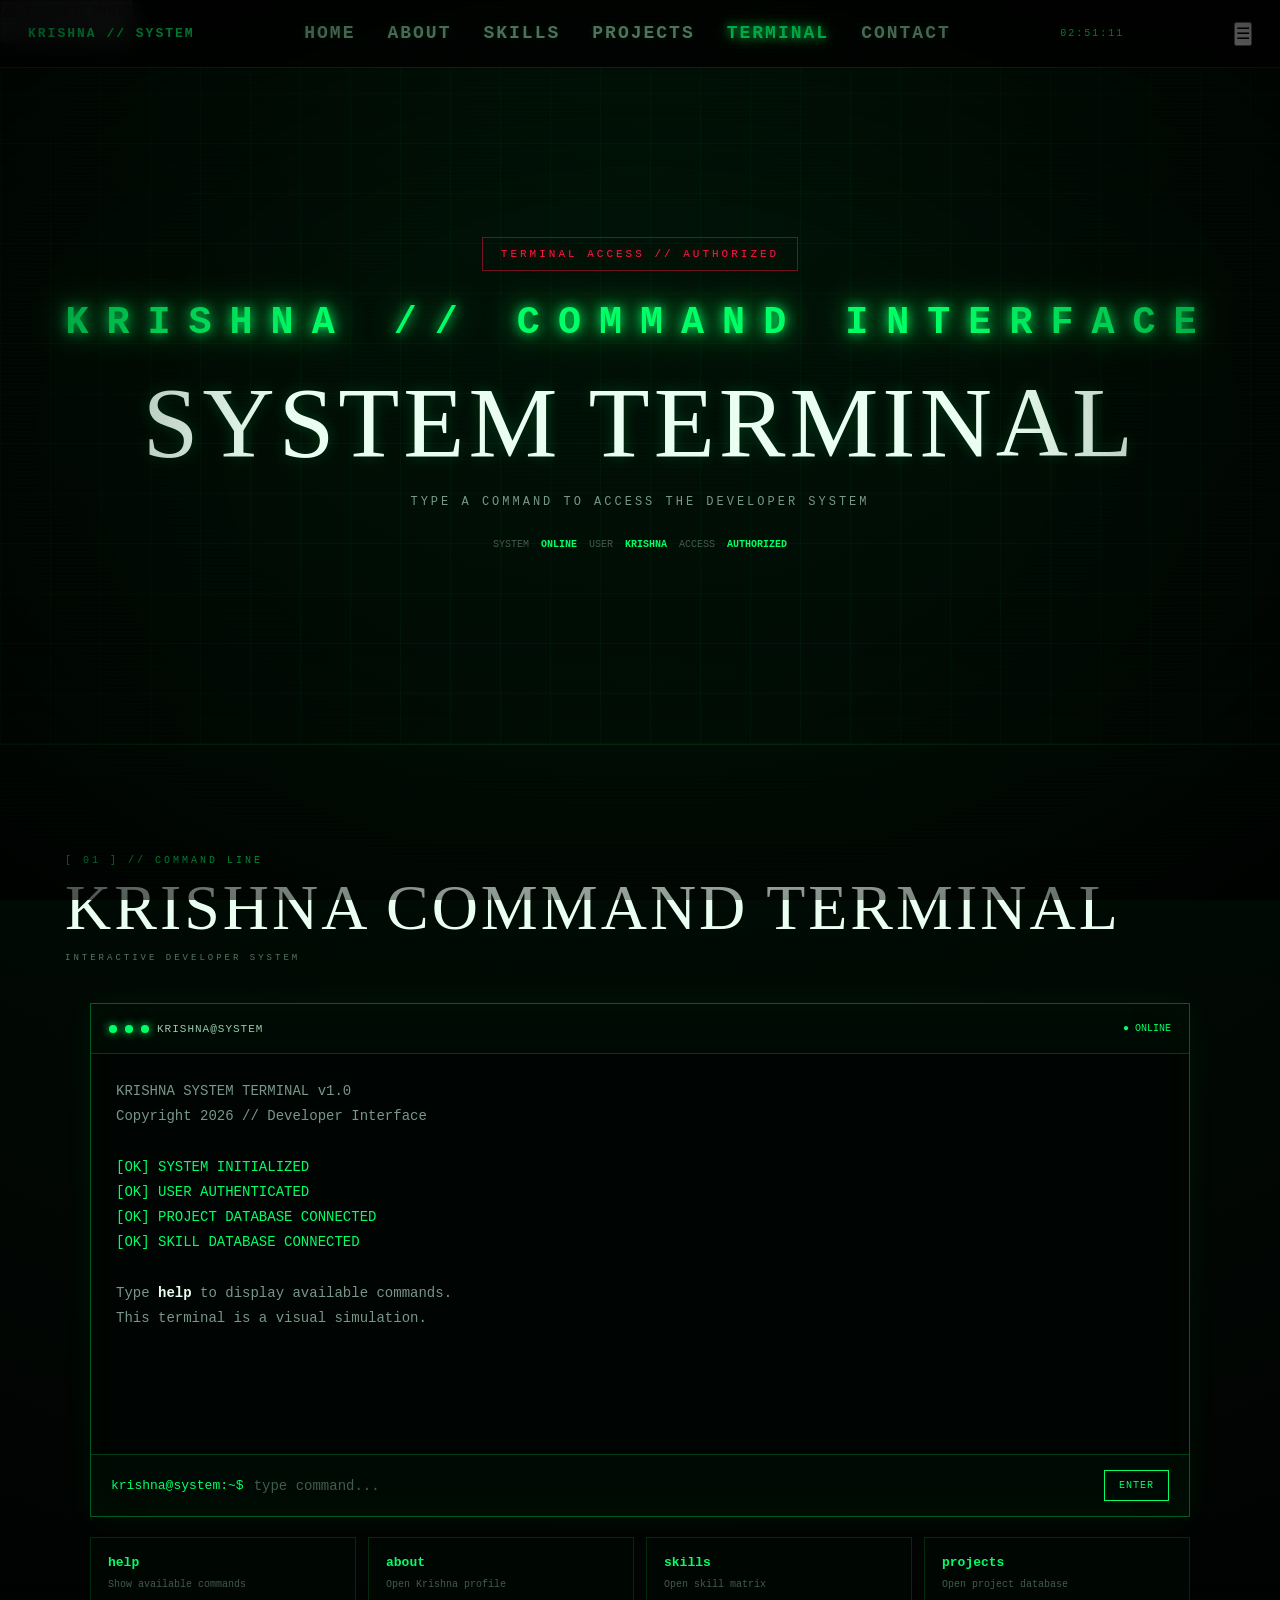
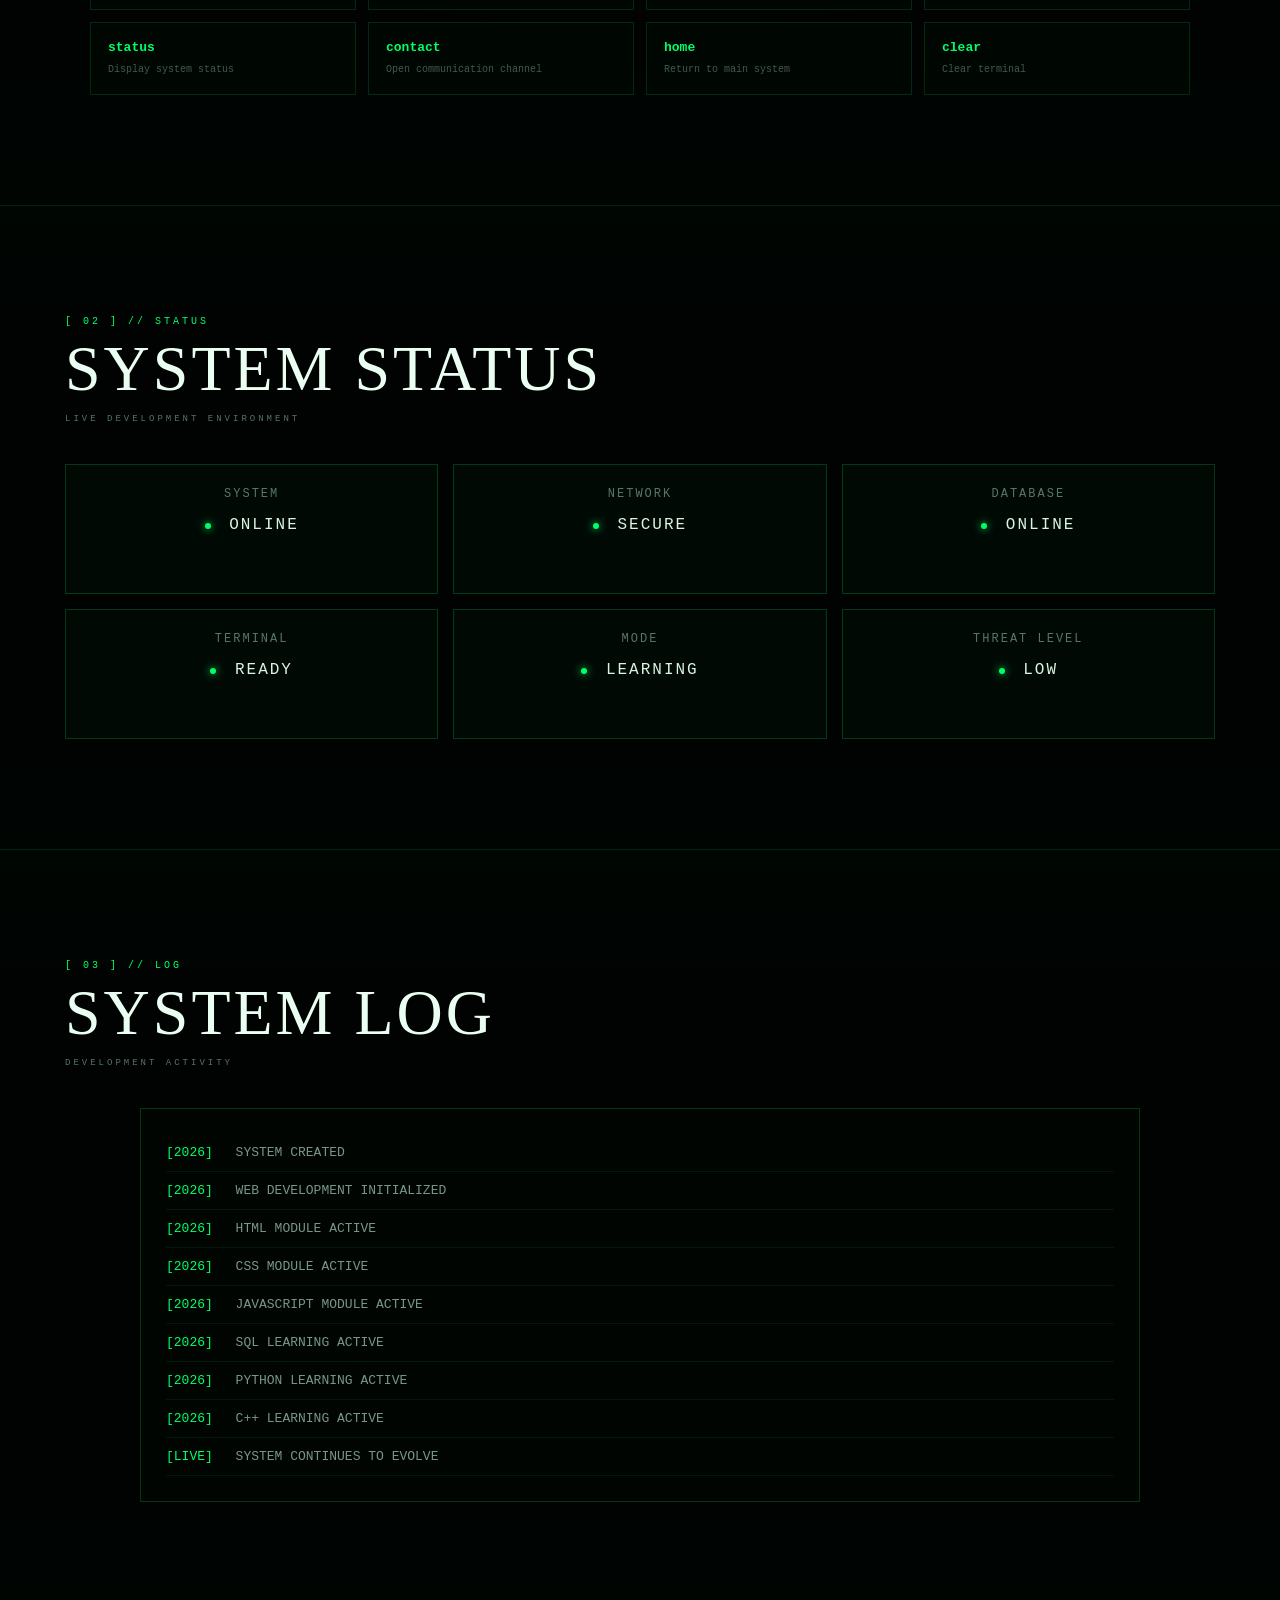
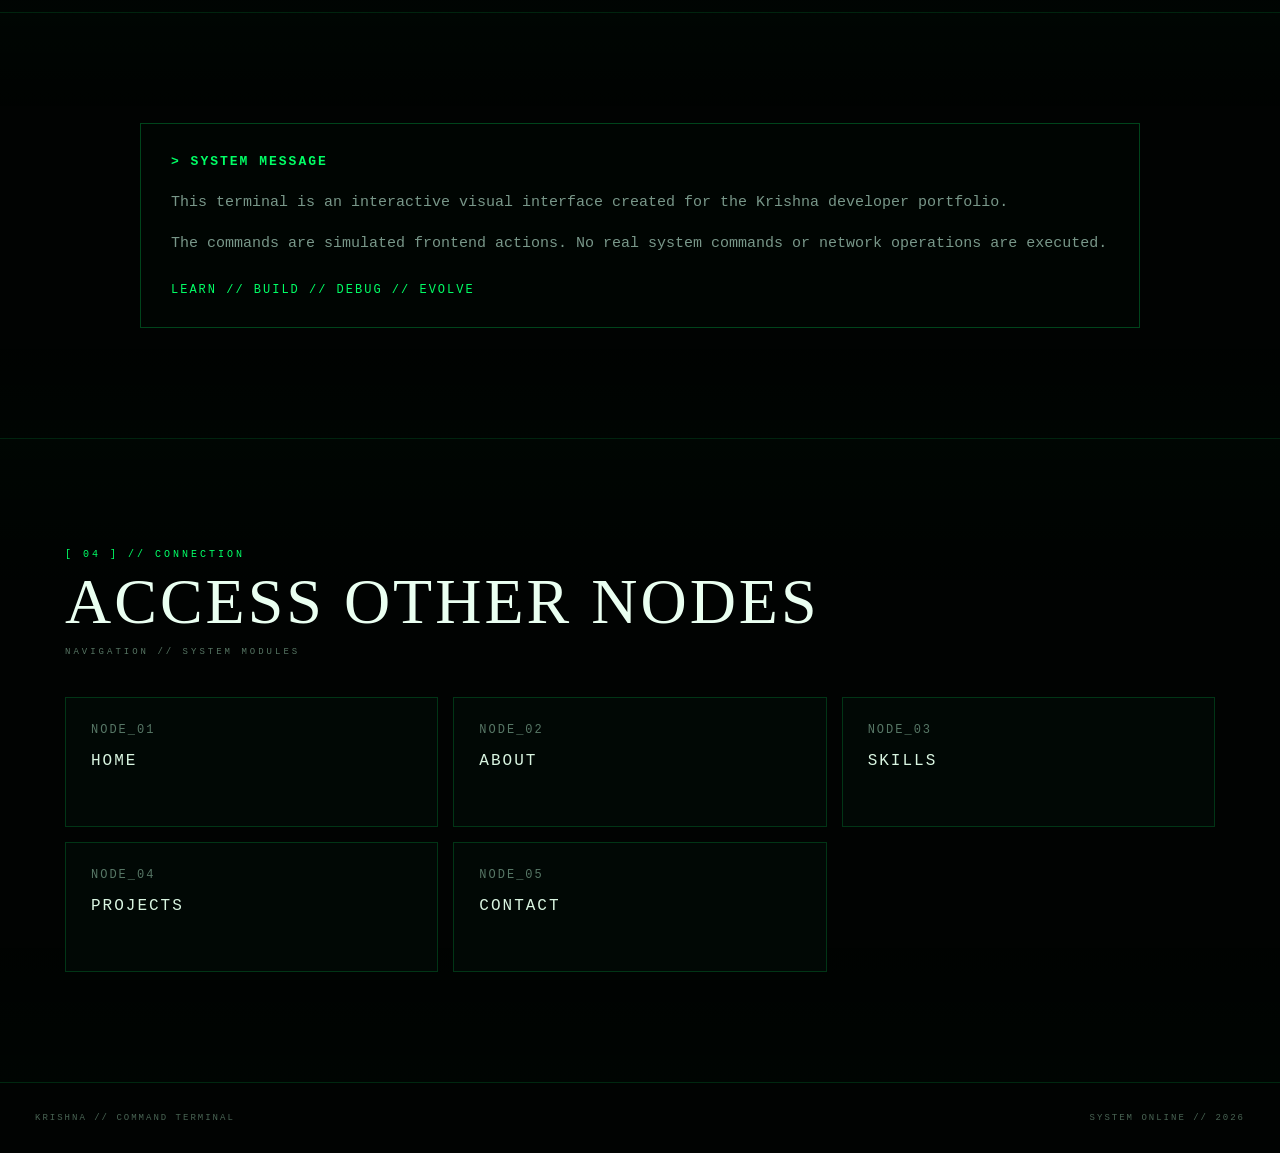
<file: pages/terminal.html>
<!DOCTYPE html>
<html lang="en">

<head>

  <meta charset="UTF-8">

  <meta
    name="viewport"
    content="width=device-width, initial-scale=1.0"
  >

  <meta
    name="description"
    content="Krishna Developer Terminal"
  >

  <title>KRISHNA // TERMINAL</title>

  <link
    rel="stylesheet"
    href="../style.css"
  >

</head>


<body>

  <!-- =====================================================
       BACKGROUND
       ===================================================== -->

  <canvas id="matrixCanvas"></canvas>

  <canvas id="particleCanvas"></canvas>

  <div class="scanlines"></div>



  <!-- =====================================================
       NAVIGATION
       ===================================================== -->

  <header class="topbar">

    <a
      href="../index.html"
      class="logo"
    >
      KRISHNA // SYSTEM
    </a>


    <nav class="nav">

      <a href="../index.html">
        HOME
      </a>

      <a href="about.html">
        ABOUT
      </a>

      <a href="skills.html">
        SKILLS
      </a>

      <a href="projects.html">
        PROJECTS
      </a>

      <a
        href="terminal.html"
        class="active"
      >
        TERMINAL
      </a>

      <a href="contact.html">
        CONTACT
      </a>

    </nav>


    <div
      class="clock"
      id="clock"
    >
      00:00:00
    </div>


    <button
      class="menu-toggle"
      id="menuToggle"
      type="button"
    >
      ☰
    </button>

  </header>



  <!-- =====================================================
       DANGER MODE
       ===================================================== -->

  <button
    id="dangerButton"
    class="danger-button"
    type="button"
  >

    ⚠ DANGER MODE

    <br>

    <span>
      ● OFF
    </span>

  </button>


  <div
    id="dangerOverlay"
    class="danger-overlay"
  ></div>

  <div id="dangerFlash"></div>



  <!-- =====================================================
       TERMINAL HERO
       ===================================================== -->

  <main>

    <section
      class="terminal-hero"
      id="terminalHero"
    >

      <div class="terminal-hero-grid"></div>


      <div class="terminal-hero-content">

        <div class="terminal-alert">
          TERMINAL ACCESS // AUTHORIZED
        </div>


        <div class="terminal-kicker">
          KRISHNA // COMMAND INTERFACE
        </div>


        <h1>
          SYSTEM TERMINAL
        </h1>


        <p>
          TYPE A COMMAND TO ACCESS THE DEVELOPER SYSTEM
        </p>


        <div class="terminal-status-line">

          <span>
            SYSTEM
          </span>

          <strong>
            ONLINE
          </strong>

          <span>
            USER
          </span>

          <strong>
            KRISHNA
          </strong>

          <span>
            ACCESS
          </span>

          <strong>
            AUTHORIZED
          </strong>

        </div>

      </div>

    </section>



    <!-- ===================================================
         MAIN TERMINAL
         =================================================== -->

    <section
      id="commandTerminal"
      class="reveal"
    >

      <div class="section-container">


        <div class="section-header">

          <div class="section-number">
            [ 01 ] // COMMAND LINE
          </div>

          <h2 class="section-title">
            KRISHNA COMMAND TERMINAL
          </h2>

          <div class="section-subtitle">
            INTERACTIVE DEVELOPER SYSTEM
          </div>

        </div>



        <div class="real-terminal">


          <!-- TERMINAL HEADER -->

          <div class="real-terminal-header">

            <div class="terminal-window-title">

              <span class="terminal-light"></span>
              <span class="terminal-light"></span>
              <span class="terminal-light"></span>

              KRISHNA@SYSTEM

            </div>


            <div class="terminal-header-status">
              ● ONLINE
            </div>

          </div>



          <!-- TERMINAL BODY -->

          <div
            class="real-terminal-body"
            id="terminalOutput"
          >

            <div class="terminal-line">
              KRISHNA SYSTEM TERMINAL v1.0
            </div>

            <div class="terminal-line">
              Copyright 2026 // Developer Interface
            </div>

            <br>

            <div class="terminal-line success">
              [OK] SYSTEM INITIALIZED
            </div>

            <div class="terminal-line success">
              [OK] USER AUTHENTICATED
            </div>

            <div class="terminal-line success">
              [OK] PROJECT DATABASE CONNECTED
            </div>

            <div class="terminal-line success">
              [OK] SKILL DATABASE CONNECTED
            </div>

            <br>

            <div class="terminal-line">
              Type <strong>help</strong> to display available commands.
            </div>

            <div class="terminal-line">
              This terminal is a visual simulation.
            </div>

            <br>

          </div>



          <!-- COMMAND INPUT -->

          <form
            class="terminal-input-area"
            id="terminalForm"
          >

            <span class="terminal-user">
              krishna@system:~$
            </span>


            <input
              type="text"
              id="terminalInput"
              autocomplete="off"
              spellcheck="false"
              placeholder="type command..."
              aria-label="Terminal command"
            >


            <button
              type="submit"
              class="terminal-execute"
            >
              ENTER
            </button>

          </form>

        </div>



        <!-- COMMAND HELP -->

        <div class="command-list">

          <div class="command-box">

            <span>
              help
            </span>

            <small>
              Show available commands
            </small>

          </div>


          <div class="command-box">

            <span>
              about
            </span>

            <small>
              Open Krishna profile
            </small>

          </div>


          <div class="command-box">

            <span>
              skills
            </span>

            <small>
              Open skill matrix
            </small>

          </div>


          <div class="command-box">

            <span>
              projects
            </span>

            <small>
              Open project database
            </small>

          </div>


          <div class="command-box">

            <span>
              status
            </span>

            <small>
              Display system status
            </small>

          </div>


          <div class="command-box">

            <span>
              contact
            </span>

            <small>
              Open communication channel
            </small>

          </div>


          <div class="command-box">

            <span>
              home
            </span>

            <small>
              Return to main system
            </small>

          </div>


          <div class="command-box">

            <span>
              clear
            </span>

            <small>
              Clear terminal
            </small>

          </div>

        </div>

      </div>

    </section>



    <!-- ===================================================
         SYSTEM STATUS
         =================================================== -->

    <section
      id="terminalStatus"
      class="reveal"
    >

      <div class="section-container">


        <div class="section-header">

          <div class="section-number">
            [ 02 ] // STATUS
          </div>

          <h2 class="section-title">
            SYSTEM STATUS
          </h2>

          <div class="section-subtitle">
            LIVE DEVELOPMENT ENVIRONMENT
          </div>

        </div>



        <div class="status-grid">


          <div class="status-card">

            <div class="label">
              SYSTEM
            </div>

            <div class="value">
              <i class="status-dot"></i>
              ONLINE
            </div>

          </div>


          <div class="status-card">

            <div class="label">
              NETWORK
            </div>

            <div class="value">
              <i class="status-dot"></i>
              SECURE
            </div>

          </div>


          <div class="status-card">

            <div class="label">
              DATABASE
            </div>

            <div class="value">
              <i class="status-dot"></i>
              ONLINE
            </div>

          </div>


          <div class="status-card">

            <div class="label">
              TERMINAL
            </div>

            <div class="value">
              <i class="status-dot"></i>
              READY
            </div>

          </div>


          <div class="status-card">

            <div class="label">
              MODE
            </div>

            <div class="value">
              <i class="status-dot"></i>
              LEARNING
            </div>

          </div>


          <div class="status-card">

            <div class="label">
              THREAT LEVEL
            </div>

            <div class="value">
              <i class="status-dot"></i>
              LOW
            </div>

          </div>

        </div>

      </div>

    </section>



    <!-- ===================================================
         TERMINAL LOG
         =================================================== -->

    <section
      id="terminalLog"
      class="reveal"
    >

      <div class="section-container">


        <div class="section-header">

          <div class="section-number">
            [ 03 ] // LOG
          </div>

          <h2 class="section-title">
            SYSTEM LOG
          </h2>

          <div class="section-subtitle">
            DEVELOPMENT ACTIVITY
          </div>

        </div>



        <div class="log-panel">

          <div>
            <span>
              [2026]
            </span>
            SYSTEM CREATED
          </div>

          <div>
            <span>
              [2026]
            </span>
            WEB DEVELOPMENT INITIALIZED
          </div>

          <div>
            <span>
              [2026]
            </span>
            HTML MODULE ACTIVE
          </div>

          <div>
            <span>
              [2026]
            </span>
            CSS MODULE ACTIVE
          </div>

          <div>
            <span>
              [2026]
            </span>
            JAVASCRIPT MODULE ACTIVE
          </div>

          <div>
            <span>
              [2026]
            </span>
            SQL LEARNING ACTIVE
          </div>

          <div>
            <span>
              [2026]
            </span>
            PYTHON LEARNING ACTIVE
          </div>

          <div>
            <span>
              [2026]
            </span>
            C++ LEARNING ACTIVE
          </div>

          <div>
            <span>
              [LIVE]
            </span>
            SYSTEM CONTINUES TO EVOLVE
          </div>

        </div>

      </div>

    </section>



    <!-- ===================================================
         TERMINAL MESSAGE
         =================================================== -->

    <section
      id="terminalMessage"
      class="reveal"
    >

      <div class="section-container">


        <div class="terminal-message">

          <div class="terminal-message-title">
            &gt; SYSTEM MESSAGE
          </div>


          <p>
            This terminal is an interactive visual interface
            created for the Krishna developer portfolio.
          </p>


          <p>
            The commands are simulated frontend actions.
            No real system commands or network operations
            are executed.
          </p>


          <strong>
            LEARN // BUILD // DEBUG // EVOLVE
          </strong>

        </div>

      </div>

    </section>



    <!-- ===================================================
         ACCESS OTHER NODES
         =================================================== -->

    <section
      id="connection"
      class="reveal"
    >

      <div class="section-container">


        <div class="section-header">

          <div class="section-number">
            [ 04 ] // CONNECTION
          </div>

          <h2 class="section-title">
            ACCESS OTHER NODES
          </h2>

          <div class="section-subtitle">
            NAVIGATION // SYSTEM MODULES
          </div>

        </div>



        <div class="status-grid">


          <a
            href="../index.html"
            class="status-card"
          >

            <div class="label">
              NODE_01
            </div>

            <div class="value">
              HOME
            </div>

          </a>


          <a
            href="about.html"
            class="status-card"
          >

            <div class="label">
              NODE_02
            </div>

            <div class="value">
              ABOUT
            </div>

          </a>


          <a
            href="skills.html"
            class="status-card"
          >

            <div class="label">
              NODE_03
            </div>

            <div class="value">
              SKILLS
            </div>

          </a>


          <a
            href="projects.html"
            class="status-card"
          >

            <div class="label">
              NODE_04
            </div>

            <div class="value">
              PROJECTS
            </div>

          </a>


          <a
            href="contact.html"
            class="status-card"
          >

            <div class="label">
              NODE_05
            </div>

            <div class="value">
              CONTACT
            </div>

          </a>

        </div>

      </div>

    </section>

  </main>



  <!-- =====================================================
       FOOTER
       ===================================================== -->

  <footer class="site-footer">

    <div>
      KRISHNA // COMMAND TERMINAL
    </div>

    <div>
      SYSTEM ONLINE // 2026
    </div>

  </footer>



  <!-- =====================================================
       TERMINAL SCRIPT
       ===================================================== -->

  <script src="../script.js"></script>


  <script>

    /* =====================================================
       KRISHNA TERMINAL
       Visual simulation only
       ===================================================== */

    document.addEventListener(
      "DOMContentLoaded",
      function () {

        const form =
          document.getElementById("terminalForm");

        const input =
          document.getElementById("terminalInput");

        const output =
          document.getElementById("terminalOutput");


        if (!form || !input || !output) {
          return;
        }


        function printLine(
          text,
          type = ""
        ) {

          const line =
            document.createElement("div");

          line.className =
            "terminal-line " + type;

          line.innerHTML = text;

          output.appendChild(line);

          output.scrollTop =
            output.scrollHeight;

        }


        function executeCommand(command) {

          const cmd =
            command
              .trim()
              .toLowerCase();


          if (!cmd) {
            return;
          }


          printLine(
            "krishna@system:~$ " +
            command
          );


          switch (cmd) {


            case "help":

              printLine(
                "AVAILABLE COMMANDS:",
                "success"
              );

              printLine(
                "about      → Open Krishna profile"
              );

              printLine(
                "skills     → Open skill matrix"
              );

              printLine(
                "projects   → Open project database"
              );

              printLine(
                "status     → Display system status"
              );

              printLine(
                "contact    → Open communication channel"
              );

              printLine(
                "home       → Return to home"
              );

              printLine(
                "clear      → Clear terminal"
              );

              printLine(
                "danger     → Activate visual danger mode"
              );

              break;



            case "about":

              printLine(
                "Opening developer profile...",
                "success"
              );

              setTimeout(
                function () {
                  window.location.href =
                    "about.html";
                },
                500
              );

              break;



            case "skills":

              printLine(
                "Loading skill matrix...",
                "success"
              );

              setTimeout(
                function () {
                  window.location.href =
                    "skills.html";
                },
                500
              );

              break;



            case "projects":

              printLine(
                "Opening project database...",
                "success"
              );

              setTimeout(
                function () {
                  window.location.href =
                    "projects.html";
                },
                500
              );

              break;



            case "status":

              printLine(
                "SYSTEM       : ONLINE",
                "success"
              );

              printLine(
                "NETWORK      : SECURE"
              );

              printLine(
                "DATABASE     : ONLINE"
              );

              printLine(
                "MODE         : LEARNING"
              );

              printLine(
                "THREAT LEVEL : LOW"
              );

              printLine(
                "USER         : KRISHNA"
              );

              break;



            case "contact":

              printLine(
                "Opening communication channel...",
                "success"
              );

              setTimeout(
                function () {
                  window.location.href =
                    "contact.html";
                },
                500
              );

              break;



            case "home":

              printLine(
                "Returning to main system...",
                "success"
              );

              setTimeout(
                function () {
                  window.location.href =
                    "../index.html";
                },
                500
              );

              break;



            case "clear":

              output.innerHTML = "";

              break;



            case "danger":

              printLine(
                "VISUAL DANGER MODE ACTIVATED",
                "danger-text"
              );

              const dangerButton =
                document.getElementById(
                  "dangerButton"
                );

              if (dangerButton) {
                dangerButton.click();
              }

              break;



            case "whoami":

              printLine(
                "KRISHNA // BEGINNER DEVELOPER",
                "success"
              );

              printLine(
                "FIELD : WEB DEVELOPMENT"
              );

              printLine(
                "STARTED : 2026"
              );

              break;



            case "date":

              printLine(
                new Date().toLocaleString()
              );

              break;



            default:

              printLine(
                "COMMAND NOT FOUND: " +
                command,
                "danger-text"
              );

              printLine(
                "Type 'help' for available commands."
              );

          }

        }


        form.addEventListener(
          "submit",
          function (event) {

            event.preventDefault();

            const command =
              input.value;

            executeCommand(command);

            input.value = "";

          }
        );


        document.addEventListener(
          "keydown",
          function (event) {

            if (
              event.key === "/" &&
              document.activeElement !== input
            ) {

              event.preventDefault();

              input.focus();

            }

          }
        );


      }
    );

  </script>


</body>

</html>
</file>
<file: style.css>
/* =========================================================
   KRISHNA.SYSTEM
   FUTURISTIC CYBER PORTFOLIO
   ========================================================= */

:root{
  --bg:#010302;
  --panel:rgba(2,12,7,.82);
  --green:#00ff66;
  --green2:#00b94b;
  --green-dark:#075d30;
  --green-soft:rgba(0,255,102,.10);

  --red:#ff1744;
  --red2:#ff003c;

  --white:#eafff1;
  --text:#789789;
  --muted:#405c4c;

  --line:rgba(0,255,102,.20);

  --mono:"Courier New",Consolas,monospace;
  --serif:Georgia,"Times New Roman",serif;
}

/* =========================================================
   RESET
   ========================================================= */

*{
  margin:0;
  padding:0;
  box-sizing:border-box;
}

html{
  scroll-behavior:smooth;
}

body{
  min-height:100vh;
  overflow-x:hidden;

  background:
    radial-gradient(
      circle at 50% 0%,
      rgba(0,255,102,.07),
      transparent 38%
    ),
    #010302;

  color:var(--text);
  font-family:var(--mono);

  transition:
    background .3s ease,
    color .3s ease;
}

a{
  color:inherit;
  text-decoration:none;
}

button,
input,
textarea{
  font:inherit;
}

::selection{
  background:var(--green);
  color:#000;
}

/* =========================================================
   CANVAS
   ========================================================= */

#matrixCanvas,
#particleCanvas{
  position:fixed;
  inset:0;
  width:100%;
  height:100%;
  pointer-events:none;
}

#matrixCanvas{
  z-index:-10;
  opacity:.14;
}

#particleCanvas{
  z-index:-9;
  opacity:.28;
}

/* =========================================================
   CRT EFFECTS
   ========================================================= */

.scanlines{
  position:fixed;
  inset:0;
  z-index:9000;
  pointer-events:none;

  background:
    repeating-linear-gradient(
      to bottom,
      transparent 0,
      transparent 3px,
      rgba(0,255,102,.025) 4px
    );
}

.screen-noise{
  position:fixed;
  inset:0;
  z-index:8999;
  pointer-events:none;
  opacity:.035;

  background-image:
    repeating-radial-gradient(
      circle at 0 0,
      #fff 0,
      transparent 1px,
      transparent 3px
    );

  background-size:5px 5px;
}

body::after{
  content:"";
  position:fixed;
  inset:0;
  z-index:8998;
  pointer-events:none;

  background:
    radial-gradient(
      ellipse at center,
      transparent 40%,
      rgba(0,0,0,.75) 100%
    );
}

/* =========================================================
   BOOT SCREEN
   ========================================================= */

.boot-screen{
  position:fixed;
  inset:0;
  z-index:10000;

  display:flex;
  align-items:center;
  justify-content:center;

  background:#000;

  transition:
    opacity .7s ease,
    visibility .7s ease;
}

.boot-screen.hidden{
  opacity:0;
  visibility:hidden;
  pointer-events:none;
}

.boot-box{
  width:min(700px,90%);
  position:relative;
  padding:30px;

  border:1px solid var(--green);

  box-shadow:
    0 0 35px rgba(0,255,102,.08),
    inset 0 0 30px rgba(0,255,102,.03);
}

.boot-title{
  color:var(--green);
  font-size:20px;
  letter-spacing:4px;
  margin-bottom:22px;
}

.boot-lines{
  color:#a0b8aa;
  font-size:13px;
  line-height:2;
}

.boot-green{
  color:var(--green);
  text-shadow:0 0 10px var(--green);
}

.boot-progress{
  width:100%;
  height:8px;
  margin-top:25px;

  border:1px solid var(--green-dark);
  background:#031008;
}

.boot-progress span{
  display:block;
  width:0;
  height:100%;
  background:var(--green);
  box-shadow:0 0 15px var(--green);

  transition:width .15s linear;
}

.boot-percent{
  text-align:right;
  margin-top:8px;
  color:var(--green);
  font-size:11px;
}

/* =========================================================
   TOPBAR
   ========================================================= */

.topbar{
  position:fixed;
  top:0;
  left:0;
  right:0;

  height:68px;

  z-index:5000;

  display:flex;
  align-items:center;
  justify-content:space-between;

  padding:0 28px;

  background:rgba(1,4,2,.88);
  border-bottom:1px solid var(--line);

  backdrop-filter:blur(12px);
}

.logo{
  color:var(--green);
  font-size:13px;
  font-weight:bold;
  letter-spacing:2px;
  white-space:nowrap;
}

.logo-dot{
  display:inline-block;
  width:8px;
  height:8px;
  margin-right:8px;

  border-radius:50%;
  background:var(--green);

  box-shadow:0 0 12px var(--green);

  animation:pulse 1s infinite;
}

nav{
  display:flex;
  gap:18px;
}

nav a{
  color:#547464;
  font-size:9px;
  letter-spacing:2px;
  transition:.25s;
}

nav a:hover{
  color:var(--green);
  text-shadow:0 0 12px var(--green);
}

.top-right{
  display:flex;
  align-items:center;
  gap:18px;
}

#clock{
  color:var(--green);
  font-size:10px;
  letter-spacing:2px;
}

.menu-btn{
  display:none;
  background:none;
  border:1px solid var(--line);
  color:var(--green);
  padding:8px 11px;
}

/* =========================================================
   DANGER TOGGLE
   ========================================================= */

.danger-toggle{
  position:fixed;
  right:20px;
  top:82px;
  z-index:6000;

  padding:12px 17px;

  color:var(--red);
  background:rgba(35,0,7,.75);

  border:1px solid rgba(255,23,68,.55);

  font-size:9px;
  font-weight:bold;
  letter-spacing:2px;

  box-shadow:0 0 18px rgba(255,0,60,.15);

  transition:.2s;
}

.danger-toggle:hover{
  box-shadow:
    0 0 30px rgba(255,0,60,.4);
}

.danger-toggle span{
  margin-left:7px;
}

body.danger .danger-toggle{
  color:#fff;
  background:var(--red2);
  border-color:#fff;

  box-shadow:
    0 0 30px var(--red),
    0 0 80px rgba(255,0,60,.35);

  animation:dangerButton .1s infinite;
}

/* =========================================================
   HERO
   ========================================================= */

.hero{
  min-height:100vh;
  padding:140px 25px 100px;

  position:relative;

  display:flex;
  align-items:center;
  justify-content:center;

  overflow:hidden;
}

.hero-grid{
  position:absolute;
  inset:0;

  background-image:
    linear-gradient(
      rgba(0,255,102,.035) 1px,
      transparent 1px
    ),
    linear-gradient(
      90deg,
      rgba(0,255,102,.035) 1px,
      transparent 1px
    );

  background-size:55px 55px;
}

.hero-content{
  width:min(900px,100%);
  position:relative;
  z-index:2;
  text-align:center;
}

.hero-hud{
  position:absolute;
  top:115px;

  padding:18px;

  border:1px solid var(--line);

  color:#496b57;
  font-size:9px;
  line-height:2;
  letter-spacing:1px;

  background:rgba(0,15,7,.35);
}

.hero-hud b{
  color:var(--green);
}

.hud-left{
  left:30px;
}

.hud-right{
  right:30px;
}

.breach-text{
  color:var(--red);
  font-size:11px;
  letter-spacing:4px;

  animation:blink .8s infinite;
}

.welcome-small{
  margin-top:22px;

  color:var(--green);
  font-family:var(--mono);
  font-size:clamp(22px,4vw,40px);
  font-weight:bold;
  letter-spacing:7px;

  text-shadow:0 0 20px rgba(0,255,102,.5);
}

.welcome-title{
  margin-top:-4px;

  color:var(--green);

  font-family:var(--serif);
  font-size:clamp(52px,10vw,125px);
  line-height:.9;

  letter-spacing:6px;

  text-shadow:
    0 0 8px var(--green),
    0 0 30px rgba(0,255,102,.7),
    0 0 70px rgba(0,255,102,.3);
}

.hero-tagline{
  margin-top:30px;

  color:#557363;
  font-size:11px;
  letter-spacing:6px;
}

.krishna-box{
  width:min(650px,100%);
  margin:35px auto 0;

  padding:20px;

  border:1px solid var(--green);

  box-shadow:
    0 0 25px rgba(0,255,102,.08),
    inset 0 0 30px rgba(0,255,102,.03);
}

.krishna-name{
  color:var(--green);
  font-family:var(--serif);
  font-size:36px;
  letter-spacing:9px;
}

.krishna-role{
  margin-top:8px;
  color:#67a47b;
  font-size:11px;
  letter-spacing:2px;
}

.initializing{
  width:min(680px,100%);
  margin:35px auto 0;
  text-align:left;
}

.init-line{
  display:flex;
  justify-content:space-between;

  color:#60806c;
  font-size:11px;
}

.init-line span:last-child{
  color:var(--green);
}

.init-bar{
  height:10px;
  margin-top:12px;

  border:1px solid var(--green-dark);
}

.init-bar span{
  display:block;
  width:100%;
  height:100%;

  background:var(--green);

  box-shadow:
    0 0 12px var(--green);
}

.hero-terminal{
  width:min(680px,100%);
  margin:20px auto 0;

  text-align:left;

  color:#527561;
  font-size:10px;
  line-height:2;
}

/* =========================================================
   DANGER PHONE CARD
   ========================================================= */

.danger-section{
  width:min(900px,92%);
  margin:0 auto 80px;
}

.danger-card{
  position:relative;

  display:flex;
  align-items:center;
  gap:25px;

  padding:25px;

  border:1px solid rgba(255,23,68,.45);

  background:
    linear-gradient(
      90deg,
      rgba(80,0,15,.16),
      rgba(20,0,5,.8)
    );

  box-shadow:
    inset 0 0 30px rgba(255,0,60,.04),
    0 0 25px rgba(255,0,60,.06);

  overflow:hidden;
}

.danger-card::before{
  content:"";
  position:absolute;
  left:-100%;
  top:0;

  width:100%;
  height:2px;

  background:var(--red);

  box-shadow:0 0 15px var(--red);

  animation:dangerScan 2.5s linear infinite;
}

.danger-symbol{
  width:70px;
  height:70px;

  display:grid;
  place-items:center;

  color:var(--red);
  font-size:45px;

  border:2px solid var(--red);

  clip-path:polygon(
    50% 0,
    100% 100%,
    0 100%
  );

  text-shadow:0 0 20px var(--red);
}

.danger-card-content{
  flex:1;
}

.danger-mini{
  color:#9e5362;
  font-size:8px;
  letter-spacing:3px;
}

.danger-card h2{
  margin-top:5px;

  color:var(--red);
  font-size:25px;
  letter-spacing:4px;

  text-shadow:0 0 15px rgba(255,0,60,.5);
}

.danger-card p{
  color:#ff607b;
  font-size:12px;
  letter-spacing:4px;
}

.phone-hack-btn{
  padding:17px 22px;

  color:#fff;
  background:var(--red2);

  border:1px solid #fff;

  font-weight:bold;
  font-size:10px;
  letter-spacing:2px;

  box-shadow:
    0 0 20px rgba(255,0,60,.35);

  animation:warningButton 1s infinite;
}

/* =========================================================
   MODULES
   ========================================================= */

.modules{
  width:min(1100px,92%);
  margin:auto;
}

.module-card{
  min-height:245px;

  position:relative;

  display:grid;
  grid-template-columns:80px 170px 1fr 230px 170px;
  align-items:center;

  gap:20px;

  margin-bottom:24px;
  padding:25px;

  border:1px solid var(--line);

  background:
    linear-gradient(
      100deg,
      rgba(0,255,102,.025),
      rgba(0,8,4,.7)
    );

  overflow:hidden;

  transition:
    transform .3s ease,
    border-color .3s ease,
    box-shadow .3s ease;
}

.module-card::before{
  content:"";

  position:absolute;
  left:0;
  top:0;

  width:2px;
  height:100%;

  background:var(--green);

  box-shadow:0 0 15px var(--green);
}

.module-card::after{
  content:"";

  position:absolute;
  left:-100%;
  top:0;

  width:70%;
  height:100%;

  background:
    linear-gradient(
      90deg,
      transparent,
      rgba(0,255,102,.07),
      transparent
    );

  animation:moduleScan 5s linear infinite;
}

.module-card:hover{
  transform:translateY(-6px);

  border-color:var(--green);

  box-shadow:
    0 0 30px rgba(0,255,102,.1),
    inset 0 0 25px rgba(0,255,102,.03);
}

.module-number{
  align-self:start;
  color:var(--green);
  font-size:11px;
  letter-spacing:2px;
}

.module-icon{
  color:var(--green);
  font-size:46px;
  text-align:center;
  text-shadow:0 0 20px rgba(0,255,102,.7);
}

.lightning{
  font-size:54px;
}

.diamond{
  font-size:60px;
}

.terminal-symbol{
  font-size:38px;
}

.module-main h2{
  color:var(--white);

  font-family:var(--serif);
  font-size:34px;
  letter-spacing:5px;
}

.module-sub{
  margin-top:10px;
  color:#577265;
  font-size:11px;
  letter-spacing:3px;
}

.module-info{
  display:grid;
  gap:5px;

  color:#4d6b59;
  font-size:8px;
  line-height:1.5;
  letter-spacing:1px;
}

.enter-module{
  justify-self:end;

  padding:14px 16px;

  color:var(--green);

  border:1px solid var(--line);

  font-size:9px;
  letter-spacing:1px;

  transition:.25s;
}

.enter-module:hover{
  color:#001b09;
  background:var(--green);

  box-shadow:0 0 25px rgba(0,255,102,.3);
}

/* =========================================================
   GENERAL SECTIONS
   ========================================================= */

.section{
  width:min(1100px,92%);
  margin:auto;
  padding:100px 0;
}

.section-heading{
  margin-bottom:35px;
}

.section-heading span{
  color:var(--green);
  font-size:9px;
  letter-spacing:4px;
}

.section-heading h2{
  margin-top:10px;

  color:var(--white);

  font-family:var(--serif);
  font-size:clamp(35px,6vw,65px);
  letter-spacing:4px;
}

/* =========================================================
   IDENTITY
   ========================================================= */

.identity-grid{
  display:grid;
  grid-template-columns:300px 1fr;
  gap:25px;
}

.identity-panel,
.identity-text{
  padding:30px;

  border:1px solid var(--line);
  background:var(--panel);
}

.identity-logo{
  width:90px;
  height:90px;

  display:grid;
  place-items:center;

  color:var(--green);
  font-family:var(--serif);
  font-size:40px;

  border:1px solid var(--green);
  box-shadow:0 0 25px rgba(0,255,102,.1);
}

.identity-panel h3{
  margin-top:25px;
  color:var(--white);
  font-size:25px;
  letter-spacing:4px;
}

.identity-panel p{
  margin-top:8px;
  color:#567264;
  font-size:10px;
}

.identity-status{
  margin-top:25px;
  color:var(--green);
  font-size:9px;
}

.identity-text{
  color:#718b7b;
  font-size:12px;
  line-height:2;
}

.identity-text p + p{
  margin-top:20px;
}

/* =========================================================
   SKILLS
   ========================================================= */

.skills-panel{
  padding:35px;

  border:1px solid var(--line);
  background:var(--panel);
}

.skill{
  margin-bottom:25px;
}

.skill-head{
  display:flex;
  justify-content:space-between;

  margin-bottom:8px;

  color:#799789;
  font-size:10px;
  letter-spacing:2px;
}

.skill-head b{
  color:var(--green);
}

.skill-track{
  width:100%;
  height:7px;

  background:#06120a;
  border:1px solid rgba(0,255,102,.08);
}

.skill-track span{
  display:block;
  width:0;
  height:100%;

  background:linear-gradient(
    90deg,
    var(--green-dark),
    var(--green)
  );

  box-shadow:0 0 12px var(--green);

  transition:width 1.5s ease;
}

/* =========================================================
   MISSIONS
   ========================================================= */

.mission-grid{
  display:grid;
  grid-template-columns:repeat(3,1fr);
  gap:18px;
}

.mission-card{
  min-height:250px;

  padding:25px;

  border:1px solid var(--line);
  background:var(--panel);

  transition:.3s;
}

.mission-card:hover{
  transform:translateY(-6px);
  border-color:var(--green);
  box-shadow:0 0 25px rgba(0,255,102,.1);
}

.mission-card small{
  color:var(--green);
  font-size:8px;
  letter-spacing:3px;
}

.mission-card h3{
  margin:30px 0 15px;

  color:var(--white);
  font-size:16px;
  letter-spacing:2px;
}

.mission-card p{
  color:#607c6b;
  font-size:10px;
  line-height:1.8;
}

.mission-card div{
  margin-top:20px;
  color:var(--green);
  font-size:8px;
}

/* =========================================================
   TERMINAL
   ========================================================= */

.terminal-window{
  border:1px solid var(--line);
  background:#000b05;

  box-shadow:
    0 0 30px rgba(0,255,102,.06);
}

.terminal-header{
  display:flex;
  justify-content:space-between;

  padding:15px;

  border-bottom:1px solid var(--line);

  color:var(--green);
  font-size:9px;
}

.terminal-output{
  min-height:300px;
  max-height:400px;

  padding:20px;

  overflow-y:auto;

  color:#759384;
  font-size:11px;
  line-height:1.9;
}

.terminal-output b{
  color:var(--green);
}

.terminal-input{
  display:flex;
  align-items:center;
  gap:10px;

  padding:15px;

  border-top:1px solid var(--line);

  color:var(--green);
}

.terminal-input input{
  flex:1;

  border:0;
  outline:0;

  background:transparent;
  color:var(--white);

  caret-color:var(--green);
}

/* =========================================================
   STATUS
   ========================================================= */

.status-grid{
  display:grid;
  grid-template-columns:repeat(6,1fr);
  gap:10px;
}

.status-grid > div{
  padding:22px 10px;

  text-align:center;

  border:1px solid var(--line);
  background:var(--panel);
}

.status-grid b{
  display:block;

  color:#4c6958;
  font-size:8px;
  letter-spacing:2px;
}

.status-grid strong{
  display:block;
  margin-top:10px;

  color:var(--green);
  font-size:12px;
}

/* =========================================================
   CONTACT
   ========================================================= */

.contact-grid{
  display:grid;
  grid-template-columns:.8fr 1.2fr;
  gap:25px;
}

.contact-links{
  display:grid;
  gap:10px;
}

.contact-links a{
  display:flex;
  justify-content:space-between;

  padding:18px;

  border:1px solid var(--line);
  color:#648171;

  font-size:10px;
  letter-spacing:2px;

  transition:.25s;
}

.contact-links a:hover{
  color:var(--green);
  border-color:var(--green);
  transform:translateX(5px);
}

#contactForm{
  padding:25px;

  border:1px solid var(--line);
  background:var(--panel);
}

#contactForm label{
  display:block;
  margin-bottom:7px;

  color:var(--green);
  font-size:8px;
  letter-spacing:2px;
}

#contactForm input,
#contactForm textarea{
  width:100%;

  margin-bottom:18px;
  padding:13px;

  outline:0;

  border:1px solid var(--line);

  background:#020a05;
  color:var(--white);
}

#contactForm textarea{
  min-height:130px;
  resize:vertical;
}

#contactForm input:focus,
#contactForm textarea:focus{
  border-color:var(--green);
  box-shadow:0 0 15px rgba(0,255,102,.08);
}

#contactForm button{
  padding:14px 18px;

  color:var(--green);
  background:transparent;

  border:1px solid var(--green);

  font-size:9px;
  letter-spacing:2px;

  transition:.25s;
}

#contactForm button:hover{
  color:#000;
  background:var(--green);
}

/* =========================================================
   HACK MODAL
   ========================================================= */

.hack-modal{
  position:fixed;
  inset:0;

  z-index:8000;

  display:flex;
  align-items:center;
  justify-content:center;

  padding:20px;

  background:rgba(0,0,0,.88);

  opacity:0;
  visibility:hidden;

  transition:.25s;
}

.hack-modal.active{
  opacity:1;
  visibility:visible;
}

.hack-box{
  width:min(600px,100%);

  padding:35px;

  text-align:center;

  border:2px solid var(--red);

  background:#080003;

  box-shadow:
    0 0 40px rgba(255,0,60,.4),
    inset 0 0 40px rgba(255,0,60,.06);

  animation:hackBox .12s infinite;
}

.hack-alert{
  color:var(--red);
  font-size:13px;
  letter-spacing:4px;

  animation:blink .4s infinite;
}

.hack-box h2{
  margin-top:20px;

  color:#ff5470;
  font-family:var(--serif);
  letter-spacing:4px;
}

.hack-count{
  margin:25px;

  color:#fff;

  font-size:75px;
  font-weight:bold;

  text-shadow:
    0 0 20px var(--red),
    0 0 50px var(--red);
}

.hack-log{
  min-height:55px;

  color:#ff7189;

  font-size:11px;
  line-height:2;
}

#closeHack{
  margin-top:25px;

  padding:12px 20px;

  color:#fff;
  background:var(--red2);

  border:1px solid #fff;

  font-size:9px;
  letter-spacing:2px;
}

/* =========================================================
   TOAST
   ========================================================= */

.toast{
  position:fixed;
  left:50%;
  bottom:25px;

  z-index:9500;

  transform:translate(-50%,30px);

  padding:13px 18px;

  color:var(--green);
  background:#020c06;

  border:1px solid var(--green);

  font-size:9px;
  letter-spacing:1px;

  opacity:0;
  pointer-events:none;

  transition:.3s;
}

.toast.show{
  opacity:1;
  transform:translate(-50%,0);
}

/* =========================================================
   FOOTER
   ========================================================= */

footer{
  display:flex;
  justify-content:space-between;
  gap:20px;

  padding:30px 5%;

  border-top:1px solid var(--line);

  color:#456152;
  font-size:8px;
  letter-spacing:2px;
}

/* =========================================================
   REVEAL
   ========================================================= */

.reveal{
  opacity:0;
  transform:translateY(35px);

  transition:
    opacity .8s ease,
    transform .8s ease;
}

.reveal.visible{
  opacity:1;
  transform:translateY(0);
}

/* =========================================================
   DANGER MODE
   ========================================================= */

body.danger{
  --green:#ff1744;
  --green2:#ff003c;
  --green-dark:#7d1027;
  --green-soft:rgba(255,0,60,.1);
  --line:rgba(255,20,60,.3);

  background:
    radial-gradient(
      circle at center,
      rgba(100,0,15,.12),
      transparent 45%
    ),
    #010001;

  /*
    HARD VIBRATION
  */

  animation:
    hardShake .065s linear infinite;
}

body.danger #matrixCanvas{
  opacity:.25;
  filter:
    hue-rotate(300deg)
    saturate(4);
}

body.danger #particleCanvas{
  opacity:.55;
  filter:
    hue-rotate(300deg)
    saturate(5);
}

body.danger .module-card,
body.danger .mission-card,
body.danger .terminal-window,
body.danger .skills-panel,
body.danger .status-grid > div{
  animation:
    dangerPulse .35s infinite alternate;
}

body.danger .welcome-title{
  animation:
    dangerGlitch .12s infinite;
}

body.danger .danger-card{
  animation:
    dangerCardShake .08s infinite;
}

body.danger .scanlines{
  background:
    repeating-linear-gradient(
      to bottom,
      transparent 0,
      transparent 1px,
      rgba(255,0,60,.08) 2px
    );
}

/* =========================================================
   DANGER OVERLAY
   ========================================================= */

.danger-overlay{
  position:fixed;
  inset:0;

  z-index:8500;

  pointer-events:none;

  opacity:0;

  border:15px solid transparent;

  box-shadow:
    inset 0 0 100px rgba(255,0,60,.5);

  transition:.2s;
}

body.danger .danger-overlay{
  opacity:1;
  animation:redBorder .45s infinite;
}

.danger-warning-top{
  position:absolute;
  top:82px;
  left:50%;

  transform:translateX(-50%);

  color:var(--red);

  font-size:10px;
  letter-spacing:4px;

  text-shadow:0 0 15px var(--red);

  animation:blink .35s infinite;
}

.danger-warning-bottom{
  position:absolute;
  bottom:15px;
  left:50%;

  transform:translateX(-50%);

  color:var(--red);

  font-size:8px;
  letter-spacing:3px;
}

.danger-corner{
  position:absolute;

  color:var(--red);

  font-size:55px;

  text-shadow:0 0 25px var(--red);

  animation:blink .5s infinite;
}

.danger-left{
  left:20px;
  top:45%;
}

.danger-right{
  right:20px;
  top:45%;
}

.danger-flash{
  position:fixed;
  inset:0;

  z-index:8400;

  pointer-events:none;

  background:rgba(255,0,50,.2);

  opacity:0;
}

body.danger .danger-flash{
  animation:redFlash .25s infinite;
}

/* =========================================================
   ANIMATIONS
   ========================================================= */

@keyframes pulse{
  0%,100%{
    opacity:.4;
  }

  50%{
    opacity:1;
  }
}

@keyframes blink{
  0%,100%{
    opacity:.25;
  }

  50%{
    opacity:1;
  }
}

@keyframes moduleScan{
  0%{
    left:-100%;
  }

  100%{
    left:140%;
  }
}

@keyframes dangerScan{
  0%{
    left:-100%;
  }

  100%{
    left:100%;
  }
}

@keyframes warningButton{
  0%,100%{
    box-shadow:0 0 12px rgba(255,0,60,.25);
  }

  50%{
    box-shadow:
      0 0 25px rgba(255,0,60,.7),
      0 0 50px rgba(255,0,60,.2);
  }
}

/* HARD SHAKE */

@keyframes hardShake{

  0%{
    transform:translate(0,0) rotate(0);
  }

  10%{
    transform:translate(-7px,5px) rotate(-.3deg);
  }

  20%{
    transform:translate(6px,-6px) rotate(.35deg);
  }

  30%{
    transform:translate(-8px,-3px) rotate(-.4deg);
  }

  40%{
    transform:translate(7px,6px) rotate(.3deg);
  }

  50%{
    transform:translate(-6px,2px) rotate(-.35deg);
  }

  60%{
    transform:translate(8px,-6px) rotate(.4deg);
  }

  70%{
    transform:translate(-7px,5px) rotate(-.3deg);
  }

  80%{
    transform:translate(6px,3px) rotate(.35deg);
  }

  90%{
    transform:translate(-8px,-5px) rotate(-.4deg);
  }

  100%{
    transform:translate(0,0) rotate(0);
  }

}

@keyframes dangerCardShake{

  0%,100%{
    transform:translate(0);
  }

  25%{
    transform:translate(-3px,2px);
  }

  50%{
    transform:translate(3px,-2px);
  }

  75%{
    transform:translate(-2px,-1px);
  }

}

@keyframes dangerPulse{
  from{
    box-shadow:
      0 0 5px rgba(255,0,60,.04);
  }

  to{
    box-shadow:
      0 0 25px rgba(255,0,60,.15);
  }
}

@keyframes dangerButton{

  0%,100%{
    transform:translate(0);
  }

  25%{
    transform:translate(-3px,2px);
  }

  50%{
    transform:translate(3px,-2px);
  }

  75%{
    transform:translate(-2px,-1px);
  }

}

@keyframes redBorder{

  0%,100%{
    box-shadow:
      inset 0 0 70px rgba(255,0,60,.3);
  }

  50%{
    box-shadow:
      inset 0 0 150px rgba(255,0,60,.7);
  }

}

@keyframes redFlash{

  0%,70%,100%{
    opacity:0;
  }

  72%{
    opacity:.8;
  }

  76%{
    opacity:0;
  }

}

@keyframes dangerGlitch{

  0%{
    transform:translate(0);
  }

  25%{
    transform:translate(-5px,2px);
  }

  50%{
    transform:translate(5px,-2px);
  }

  75%{
    transform:translate(-3px,-3px);
  }

  100%{
    transform:translate(0);
  }

}

@keyframes hackBox{

  0%,100%{
    transform:translate(0);
  }

  25%{
    transform:translate(-3px,2px);
  }

  50%{
    transform:translate(3px,-2px);
  }

  75%{
    transform:translate(-2px,-1px);
  }

}

/* =========================================================
   RESPONSIVE
   ========================================================= */

@media(max-width:1000px){

  nav{
    gap:10px;
  }

  .module-card{
    grid-template-columns:60px 120px 1fr 150px;
  }

  .module-info{
    display:none;
  }

  .status-grid{
    grid-template-columns:repeat(3,1fr);
  }

  .mission-grid{
    grid-template-columns:1fr 1fr;
  }

}

@media(max-width:760px){

  .topbar{
    padding:0 15px;
  }

  nav{
    position:absolute;

    top:68px;
    left:0;
    right:0;

    display:flex;
    flex-direction:column;

    max-height:0;
    overflow:hidden;

    background:#010604;

    border-bottom:1px solid var(--line);

    transition:max-height .3s ease;
  }

  nav.open{
    max-height:400px;
  }

  nav a{
    padding:16px 20px;
    border-bottom:1px solid rgba(0,255,102,.05);
  }

  .menu-btn{
    display:block;
  }

  .hero{
    padding-top:130px;
  }

  .hero-hud{
    display:none;
  }

  .welcome-small{
    letter-spacing:4px;
  }

  .welcome-title{
    font-size:clamp(48px,14vw,90px);
    letter-spacing:2px;
  }

  .hero-tagline{
    font-size:8px;
    letter-spacing:3px;
  }

  .krishna-name{
    font-size:28px;
  }

  .danger-section{
    width:calc(100% - 25px);
  }

  .danger-card{
    flex-direction:column;
    text-align:center;
  }

  .phone-hack-btn{
    width:100%;
  }

  .module-card{
    min-height:300px;

    display:flex;
    flex-direction:column;
    align-items:center;
    justify-content:center;

    text-align:center;

    padding:35px 20px;
  }

  .module-number{
    position:absolute;
    top:18px;
    left:20px;
  }

  .module-icon{
    margin-bottom:15px;
  }

  .module-main h2{
    font-size:34px;
  }

  .enter-module{
    margin-top:22px;
    justify-self:auto;
  }

  .identity-grid,
  .contact-grid{
    grid-template-columns:1fr;
  }

  .mission-grid{
    grid-template-columns:1fr;
  }

  .status-grid{
    grid-template-columns:1fr 1fr;
  }

  footer{
    flex-direction:column;
    text-align:center;
  }

}

@media(max-width:450px){

  .logo{
    font-size:10px;
  }

  #clock{
    display:none;
  }

  .danger-toggle{
    top:76px;
    right:10px;
    padding:9px 10px;
    font-size:7px;
  }

  .hero{
    padding-left:14px;
    padding-right:14px;
  }

  .welcome-small{
    font-size:19px;
  }

  .welcome-title{
    font-size:47px;
  }

  .hero-tagline{
    line-height:1.8;
  }

  .boot-box{
    padding:20px;
  }

  .boot-lines{
    font-size:10px;
  }

  .section{
    width:calc(100% - 25px);
    padding:75px 0;
  }

  .section-heading h2{
    font-size:38px;
  }

  .status-grid{
    gap:7px;
  }

  .status-grid > div{
    padding:16px 5px;
  }

  .status-grid strong{
    font-size:10px;
  }

  .hack-box{
    padding:25px 18px;
  }

}

/* =========================================================
   REDUCED MOTION
   ========================================================= */

@media(prefers-reduced-motion:reduce){

  *,
  *::before,
  *::after{
    animation-duration:.001ms !important;
    animation-iteration-count:1 !important;
    scroll-behavior:auto !important;
    transition-duration:.001ms !important;
  }

  body.danger{
    animation:none;
  }

}
/* =========================================================
   ULTRA CYBER HERO // STRONG BACKGROUND
   ========================================================= */

.hero{
  min-height:100vh;
  position:relative;
  overflow:hidden;

  background:
    radial-gradient(
      ellipse at center,
      rgba(0,255,70,.12) 0%,
      rgba(0,80,35,.06) 35%,
      transparent 68%
    );
}

/* VISIBLE MATRIX */
#matrixCanvas{
  z-index:-3 !important;
  opacity:.48 !important;

  filter:
    brightness(1.8)
    contrast(1.35)
    saturate(1.5);
}

/* CODE GRID */
.hero-grid{
  opacity:.7;

  background-image:
    linear-gradient(
      rgba(0,255,102,.09) 1px,
      transparent 1px
    ),
    linear-gradient(
      90deg,
      rgba(0,255,102,.09) 1px,
      transparent 1px
    );

  background-size:45px 45px;

  animation:
    gridMove 12s linear infinite;
}

@keyframes gridMove{
  from{
    transform:translate(0,0);
  }

  to{
    transform:translate(45px,45px);
  }
}

/* =========================================================
   HERO HUD BOXES
   ========================================================= */

.hero-hud{
  z-index:5;

  min-width:190px;

  color:#4fae6d;

  background:
    linear-gradient(
      135deg,
      rgba(0,255,102,.07),
      rgba(0,0,0,.7)
    );

  border:1px solid rgba(0,255,102,.4);

  box-shadow:
    0 0 25px rgba(0,255,102,.08),
    inset 0 0 25px rgba(0,255,102,.035);

  backdrop-filter:blur(2px);
}

.hero-hud::before{
  content:"";

  position:absolute;
  top:-1px;
  left:20px;

  width:45px;
  height:2px;

  background:var(--green);

  box-shadow:0 0 12px var(--green);
}

/* =========================================================
   STRONG BREACH WARNING
   ========================================================= */

.breach-text{
  display:inline-block;

  padding:8px 20px;

  color:#ff1744;

  border:1px solid rgba(255,23,68,.35);

  background:rgba(255,0,40,.035);

  box-shadow:
    0 0 20px rgba(255,0,60,.08);

  text-shadow:
    0 0 12px rgba(255,0,60,.8);

  animation:
    breachBlink .7s infinite;
}

@keyframes breachBlink{
  0%,100%{
    opacity:.45;
  }

  50%{
    opacity:1;
    box-shadow:
      0 0 30px rgba(255,0,60,.25);
  }
}

/* =========================================================
   BIGGER WELCOME
   ========================================================= */

.welcome-small{
  text-shadow:
    0 0 10px var(--green),
    0 0 30px rgba(0,255,102,.45);
}

.welcome-title{
  position:relative;

  font-size:clamp(60px,11vw,145px);

  text-shadow:
    0 0 8px var(--green),
    0 0 20px var(--green),
    0 0 50px rgba(0,255,102,.7),
    0 0 100px rgba(0,255,102,.25);
}

/* GLITCH LINES */

.welcome-title::before,
.welcome-title::after{
  content:"HACKER WORLD";

  position:absolute;
  left:0;
  right:0;

  overflow:hidden;

  opacity:0;

  pointer-events:none;
}

.welcome-title::before{
  color:#fff;
  transform:translateX(-3px);
}

.welcome-title::after{
  color:#ff1744;
  transform:translateX(3px);
}

.welcome-title:hover::before,
.welcome-title:hover::after{
  opacity:.35;
}

/* =========================================================
   KRISHNA COMMAND BOX
   ========================================================= */

.krishna-box{
  position:relative;

  background:
    linear-gradient(
      90deg,
      rgba(0,255,102,.035),
      rgba(0,0,0,.2),
      rgba(0,255,102,.035)
    );

  box-shadow:
    0 0 30px rgba(0,255,102,.12),
    inset 0 0 30px rgba(0,255,102,.04);
}

.krishna-box::before,
.krishna-box::after{
  content:"";

  position:absolute;

  width:18px;
  height:18px;
}

.krishna-box::before{
  top:-1px;
  left:-1px;

  border-top:2px solid var(--green);
  border-left:2px solid var(--green);
}

.krishna-box::after{
  bottom:-1px;
  right:-1px;

  border-right:2px solid var(--green);
  border-bottom:2px solid var(--green);
}

.krishna-name{
  text-shadow:
    0 0 12px var(--green),
    0 0 30px rgba(0,255,102,.4);
}

/* =========================================================
   INITIALIZATION
   ========================================================= */

.initializing{
  position:relative;

  padding:15px;

  border-left:1px solid rgba(0,255,102,.25);
  border-right:1px solid rgba(0,255,102,.25);

  background:rgba(0,20,8,.18);
}

.init-bar{
  height:12px;

  background:#021508;

  box-shadow:
    inset 0 0 10px rgba(0,255,102,.15);
}

.init-bar span{
  box-shadow:
    0 0 8px var(--green),
    0 0 25px var(--green);
}

/* =========================================================
   HERO TERMINAL
   ========================================================= */

.hero-terminal{
  padding:12px 18px;

  border-left:1px solid rgba(0,255,102,.15);

  background:
    linear-gradient(
      90deg,
      rgba(0,255,102,.035),
      transparent
    );

  text-shadow:
    0 0 8px rgba(0,255,102,.3);
}

/* =========================================================
   SIDE CYBER LIGHTS
   ========================================================= */

.hero::before{
  content:"";

  position:absolute;

  left:0;
  top:18%;
  bottom:10%;

  width:3px;

  background:linear-gradient(
    transparent,
    var(--green),
    transparent
  );

  box-shadow:
    0 0 20px var(--green);

  opacity:.7;
}

.hero::after{
  content:"";

  position:absolute;

  right:0;
  top:18%;
  bottom:10%;

  width:3px;

  background:linear-gradient(
    transparent,
    var(--green),
    transparent
  );

  box-shadow:
    0 0 20px var(--green);

  opacity:.7;
}

/* =========================================================
   DANGER MODE
   ========================================================= */

body.danger .hero{
  background:
    radial-gradient(
      ellipse at center,
      rgba(255,0,50,.12),
      transparent 65%
    );
}

body.danger #matrixCanvas{
  opacity:.58 !important;

  filter:
    brightness(2)
    contrast(1.5)
    saturate(5)
    hue-rotate(300deg);
}

body.danger .hero-grid{
  background-image:
    linear-gradient(
      rgba(255,0,60,.12) 1px,
      transparent 1px
    ),
    linear-gradient(
      90deg,
      rgba(255,0,60,.12) 1px,
      transparent 1px
    );
}

body.danger .hero::before,
body.danger .hero::after{
  background:linear-gradient(
    transparent,
    var(--red),
    transparent
  );

  box-shadow:
    0 0 30px var(--red);
}

/* =========================================================
   MOBILE
   ========================================================= */

@media(max-width:760px){

  #matrixCanvas{
    opacity:.40 !important;
  }

  .hero{
    min-height:100svh;
  }

  .hero-hud{
    display:none;
  }

  .welcome-title{
    font-size:clamp(52px,15vw,90px);
  }

  .hero::before,
  .hero::after{
    opacity:.35;
  }

}
/* =========================================================
   NAV TEXT — FORCE BIG SIZE
   ========================================================= */

/* Desktop */
nav a,
.nav a,
.navbar a,
.nav-links a,
.menu a,
header nav a{
  font-size:18px !important;
  font-weight:700 !important;
  letter-spacing:2px !important;

  color:#76a987 !important;

  line-height:1.5 !important;

  text-shadow:
    0 0 6px rgba(0,255,102,.18) !important;

  transition:
    .25s ease !important;
}

nav a:hover,
.nav a:hover,
.navbar a:hover,
.nav-links a:hover,
.menu a:hover,
header nav a:hover,

nav a.active,
.nav a.active,
.navbar a.active,
.nav-links a.active{
  color:#00ff66 !important;

  text-shadow:
    0 0 8px #00ff66,
    0 0 18px rgba(0,255,102,.65) !important;
}

/* Navigation spacing */
nav,
.nav,
.navbar,
.nav-links{
  gap:32px !important;
}

/* =========================================================
   MOBILE NAV
   ========================================================= */

@media(max-width:700px){

  nav a,
  .nav a,
  .navbar a,
  .nav-links a,
  .menu a,
  header nav a{
    font-size:19px !important;

    font-weight:700 !important;

    letter-spacing:2px !important;

    padding:15px 8px !important;
  }

  nav,
  .nav,
  .navbar,
  .nav-links{
    gap:5px !important;
  }
}
/* =========================================================
   MODULE SIDE TEXT — BIG & CLEAR
   ========================================================= */

/* Side information text */
.module-card .hud-line,
.module-card .module-info,
.module-card .module-meta,
.module-card .card-info,
.module-card small{
  font-size:13px !important;
  line-height:1.8 !important;
  letter-spacing:1.5px !important;

  color:#79a987 !important;

  text-shadow:
    0 0 5px rgba(0,255,102,.18);
}

/* Labels like STATUS / TYPE / ACCESS */
.module-card .label,
.module-card .hud-title,
.module-card .meta-label{
  font-size:12px !important;
  font-weight:600 !important;
  letter-spacing:2px !important;

  color:#00ff66 !important;
}

/* Values inside those boxes */
.module-card strong,
.module-card .value,
.module-card .meta-value{
  font-size:13px !important;
  font-weight:600 !important;

  color:#9bd8ad !important;

  text-shadow:
    0 0 6px rgba(0,255,102,.25);
}

/* =========================================================
   ENTER MODULE BUTTON — BIGGER
   ========================================================= */

.module-card a,
.module-card button,
.module-card .enter-module,
.module-card .module-btn{
  font-size:12px !important;

  font-weight:700 !important;

  letter-spacing:1.5px !important;

  padding:13px 18px !important;

  color:#00ff66 !important;

  text-shadow:
    0 0 7px rgba(0,255,102,.5);

  border:1px solid rgba(0,255,102,.45);

  background:rgba(0,255,102,.025);

  box-shadow:
    0 0 10px rgba(0,255,102,.06);

  white-space:nowrap;
}

/* Button hover */
.module-card a:hover,
.module-card button:hover,
.module-card .enter-module:hover,
.module-card .module-btn:hover{
  color:#fff !important;

  border-color:#00ff66;

  box-shadow:
    0 0 18px rgba(0,255,102,.3),
    inset 0 0 12px rgba(0,255,102,.06);
}

/* =========================================================
   MODULE SUBTITLE
   ========================================================= */

.module-card .subtitle,
.module-card .module-subtitle,
.module-card .card-subtitle{
  font-size:12px !important;

  letter-spacing:2px !important;

  color:#628a70 !important;
}

/* =========================================================
   MOBILE
   ========================================================= */

@media(max-width:700px){

  .module-card .hud-line,
  .module-card .module-info,
  .module-card .module-meta,
  .module-card .card-info,
  .module-card small{
    font-size:11px !important;
  }

  .module-card .label,
  .module-card .hud-title,
  .module-card .meta-label{
    font-size:10px !important;
  }

  .module-card strong,
  .module-card .value,
  .module-card .meta-value{
    font-size:11px !important;
  }

  .module-card a,
  .module-card button,
  .module-card .enter-module,
  .module-card .module-btn{
    font-size:10px !important;

    padding:11px 13px !important;
  }
}
/* =========================================================
   KRISHNA ABOUT PAGE — PREMIUM CYBER COMMAND CENTER
   Paste this block at the VERY END of style.css
   ========================================================= */

#aboutHero{
  min-height:100vh !important;
  position:relative;
  display:grid !important;
  grid-template-columns:260px minmax(400px,760px) 260px !important;
  align-items:center !important;
  justify-content:center !important;
  gap:45px !important;
  padding:130px 35px 80px !important;
  overflow:hidden;
  background:
    radial-gradient(circle at center,
      rgba(0,255,102,.08),
      transparent 42%),
    linear-gradient(
      180deg,
      #010503 0%,
      #010302 100%
    ) !important;
}


/* HERO GRID */

#aboutHero .hero-grid{
  position:absolute !important;
  inset:0 !important;
  pointer-events:none;
  opacity:.55;
  background-image:
    linear-gradient(rgba(0,255,102,.06) 1px,transparent 1px),
    linear-gradient(90deg,rgba(0,255,102,.06) 1px,transparent 1px);
  background-size:45px 45px;
  mask-image:linear-gradient(
    to bottom,
    transparent,
    black 15%,
    black 85%,
    transparent
  );
}


/* HERO SIDE PANELS */

#aboutHero .hero-side{
  position:relative !important;
  z-index:5;
  width:100%;
  display:flex;
  flex-direction:column;
  gap:18px;
}

#aboutHero .hero-side.left{
  justify-self:end;
}

#aboutHero .hero-side.right{
  justify-self:start;
}


/* HUD PANEL */

#aboutHero .hud-panel{
  position:relative;
  padding:20px !important;
  border:1px solid rgba(0,255,102,.28);
  background:
    linear-gradient(
      145deg,
      rgba(0,255,102,.055),
      rgba(0,0,0,.72)
    );
  box-shadow:
    0 0 25px rgba(0,255,102,.045),
    inset 0 0 25px rgba(0,255,102,.025);
  overflow:hidden;
}

#aboutHero .hud-panel::before{
  content:"";
  position:absolute;
  top:0;
  left:0;
  width:55px;
  height:2px;
  background:#00ff66;
  box-shadow:0 0 12px #00ff66;
}

#aboutHero .hud-panel::after{
  content:"";
  position:absolute;
  inset:0;
  pointer-events:none;
  background:
    repeating-linear-gradient(
      0deg,
      transparent 0,
      transparent 4px,
      rgba(0,255,102,.018) 5px
    );
}


/* HUD TITLE */

#aboutHero .hud-title{
  position:relative;
  margin-bottom:16px;
  color:#00ff66;
  font-family:var(--mono);
  font-size:11px;
  font-weight:700;
  letter-spacing:2px;
}


/* HUD ROW */

#aboutHero .hud-line{
  position:relative;
  display:flex;
  justify-content:space-between;
  align-items:center;
  gap:15px;
  padding:9px 0;
  border-bottom:1px solid rgba(0,255,102,.08);
  color:#567563;
  font-family:var(--mono);
  font-size:10px;
  letter-spacing:1px;
}

#aboutHero .hud-line:last-child{
  border-bottom:0;
}

#aboutHero .hud-line strong{
  color:#b4e8c4;
  font-size:10px;
  letter-spacing:1px;
}


/* ONLINE DOT */

#aboutHero .online-dot,
.identity-panel .online-dot{
  display:inline-block;
  width:7px;
  height:7px;
  margin-left:5px;
  border-radius:50%;
  background:#00ff66;
  box-shadow:
    0 0 5px #00ff66,
    0 0 12px rgba(0,255,102,.8);
  animation:aboutPulse 1.4s infinite;
}

@keyframes aboutPulse{
  0%,100%{
    opacity:1;
    transform:scale(1);
  }
  50%{
    opacity:.35;
    transform:scale(.7);
  }
}


/* HUD BARS */

#aboutHero .hud-bars{
  display:flex;
  flex-direction:column;
  gap:14px;
}

#aboutHero .hud-bar-row{
  display:grid;
  grid-template-columns:45px 1fr 35px;
  align-items:center;
  gap:8px;
  color:#668572;
  font-family:var(--mono);
  font-size:9px;
}

#aboutHero .hud-bar{
  height:4px;
  overflow:hidden;
  background:rgba(0,255,102,.08);
}

#aboutHero .hud-bar span{
  display:block;
  height:100%;
  background:#00ff66;
  box-shadow:0 0 10px rgba(0,255,102,.8);
}


/* FOCUS LIST */

#aboutHero .module-list{
  margin:0;
  padding:0;
  list-style:none;
}

#aboutHero .module-list li{
  padding:8px 0;
  color:#7ea58b;
  font-family:var(--mono);
  font-size:10px;
  letter-spacing:1px;
  border-bottom:1px solid rgba(0,255,102,.07);
}

#aboutHero .module-list li::before{
  content:"> ";
  color:#00ff66;
}


/* HERO CENTER */

#aboutHero .hero-content{
  position:relative !important;
  z-index:10;
  width:100%;
  text-align:center;
}


/* WARNING */

#aboutHero .breach-text{
  display:inline-block;
  margin-bottom:22px;
  padding:7px 14px;
  color:#ff1744;
  border:1px solid rgba(255,23,68,.45);
  background:rgba(255,23,68,.04);
  font-family:var(--mono);
  font-size:10px;
  letter-spacing:3px;
  text-shadow:0 0 10px rgba(255,23,68,.7);
  animation:aboutWarning 2s infinite;
}

@keyframes aboutWarning{
  0%,100%{opacity:1}
  50%{opacity:.45}
}


/* SMALL TITLE */

#aboutHero .welcome-small{
  color:#00ff66;
  font-family:var(--mono);
  font-size:11px;
  letter-spacing:6px;
}


/* MAIN NAME */

#aboutHero .welcome-title{
  margin:10px 0;
  color:#eafff1;
  font-family:var(--serif);
  font-size:clamp(75px,10vw,150px) !important;
  font-weight:400;
  line-height:.9;
  letter-spacing:8px;
  text-shadow:
    0 0 10px rgba(0,255,102,.18),
    0 0 35px rgba(0,255,102,.08);
}


/* TAGLINE */

#aboutHero .hero-tagline{
  color:#719581;
  font-family:var(--mono);
  font-size:10px;
  letter-spacing:4px;
}


/* DEVELOPER BOX */

#aboutHero .krishna-box{
  width:min(480px,100%);
  margin:30px auto 22px;
  padding:18px 22px;
  border:1px solid rgba(0,255,102,.28);
  background:rgba(0,255,102,.025);
  box-shadow:
    0 0 30px rgba(0,255,102,.04),
    inset 0 0 20px rgba(0,255,102,.025);
}

#aboutHero .krishna-name{
  color:#00ff66;
  font-family:var(--mono);
  font-size:18px;
  letter-spacing:4px;
}

#aboutHero .krishna-role{
  margin-top:7px;
  color:#6f8e7a;
  font-family:var(--mono);
  font-size:9px;
  letter-spacing:2px;
}


/* LOADING */

#aboutHero .initializing{
  width:min(500px,100%);
  margin:20px auto;
}

#aboutHero .init-header{
  display:flex;
  justify-content:space-between;
  margin-bottom:7px;
  color:#60806c;
  font-family:var(--mono);
  font-size:9px;
}

#aboutHero .init-percent{
  color:#00ff66;
}

#aboutHero .init-bar{
  height:3px;
  background:rgba(0,255,102,.08);
  overflow:hidden;
}

#aboutHero .init-bar span{
  display:block;
  width:100%;
  height:100%;
  background:#00ff66;
  box-shadow:0 0 12px #00ff66;
}


/* HERO TERMINAL */

#aboutHero .hero-terminal{
  width:min(520px,100%);
  margin:22px auto 0;
  padding:16px;
  text-align:left;
  border-left:2px solid #00ff66;
  background:rgba(0,255,102,.025);
  color:#61806d;
  font-family:var(--mono);
  font-size:9px;
  line-height:1.9;
}

#aboutHero .hero-terminal div:last-child{
  color:#00ff66;
}


/* =========================================================
   ABOUT SECTIONS
   ========================================================= */

body > main > section:not(#aboutHero){
  position:relative;
  padding:110px 25px !important;
  border-top:1px solid rgba(0,255,102,.12);
  background:
    linear-gradient(
      180deg,
      rgba(0,255,102,.015),
      transparent 25%,
      transparent 75%,
      rgba(0,255,102,.012)
    );
}

.section-container{
  width:min(1150px,100%);
  margin:auto;
}

.section-header{
  margin-bottom:40px;
}

.section-number{
  margin-bottom:10px;
  color:#00ff66;
  font-family:var(--mono);
  font-size:10px;
  letter-spacing:3px;
}

.section-title{
  margin:0;
  color:#eafff1;
  font-family:var(--serif);
  font-size:clamp(35px,5vw,68px);
  font-weight:400;
  letter-spacing:3px;
  line-height:1;
}

.section-subtitle{
  margin-top:13px;
  color:#567563;
  font-family:var(--mono);
  font-size:9px;
  letter-spacing:3px;
}


/* =========================================================
   IDENTITY
   ========================================================= */

.about-grid{
  display:grid;
  grid-template-columns:350px 1fr;
  gap:25px;
}

.identity-panel,
.identity-text{
  position:relative;
  padding:30px;
  border:1px solid rgba(0,255,102,.20);
  background:
    linear-gradient(
      145deg,
      rgba(0,255,102,.045),
      rgba(0,0,0,.55)
    );
  box-shadow:
    inset 0 0 25px rgba(0,255,102,.018),
    0 0 25px rgba(0,0,0,.3);
}

.identity-panel::before,
.identity-text::before{
  content:"";
  position:absolute;
  top:0;
  left:0;
  width:45px;
  height:2px;
  background:#00ff66;
  box-shadow:0 0 10px #00ff66;
}

.identity-panel h3,
.identity-text h3{
  margin:0 0 22px;
  color:#00ff66;
  font-family:var(--mono);
  font-size:13px;
  letter-spacing:2px;
}

.identity-row{
  display:flex;
  justify-content:space-between;
  gap:20px;
  padding:14px 0;
  border-bottom:1px solid rgba(0,255,102,.08);
  font-family:var(--mono);
  font-size:10px;
  letter-spacing:1px;
}

.identity-row span:first-child{
  color:#4f705d;
}

.identity-row span:last-child{
  color:#a0cdae;
  text-align:right;
}

.identity-text p{
  margin:0;
  color:#789789;
  font-family:var(--mono);
  font-size:13px;
  line-height:2;
}


/* =========================================================
   SKILLS
   ========================================================= */

.skills-grid{
  display:grid;
  grid-template-columns:1fr 1fr;
  gap:20px;
}

.skills-panel{
  padding:28px;
  border:1px solid rgba(0,255,102,.18);
  background:rgba(2,12,7,.75);
}

.skills-panel h3{
  margin:0 0 25px;
  color:#00ff66;
  font-family:var(--mono);
  font-size:12px;
  letter-spacing:2px;
}

.skill{
  margin-bottom:22px;
}

.skill:last-child{
  margin-bottom:0;
}

.skill-top{
  display:flex;
  justify-content:space-between;
  margin-bottom:8px;
  font-family:var(--mono);
  font-size:11px;
}

.skill-top span{
  color:#d3f3dd;
}

.skill-top strong{
  color:#00ff66;
  font-size:9px;
}

.skill-track{
  height:5px;
  overflow:hidden;
  background:rgba(0,255,102,.08);
}

.skill-fill{
  width:0;
  height:100%;
  background:#00ff66;
  box-shadow:0 0 12px rgba(0,255,102,.8);
  transition:width 1.5s ease;
}


/* =========================================================
   MISSION CARDS
   ========================================================= */

.missions-grid{
  display:grid;
  grid-template-columns:repeat(2,1fr);
  gap:20px;
}

.mission-card{
  position:relative;
  display:block;
  padding:28px;
  border:1px solid rgba(0,255,102,.18);
  background:rgba(2,12,7,.72);
  color:inherit;
  text-decoration:none;
  overflow:hidden;
  transition:.3s ease;
}

.mission-card::before{
  content:"";
  position:absolute;
  top:0;
  left:-100%;
  width:70%;
  height:100%;
  background:linear-gradient(
    90deg,
    transparent,
    rgba(0,255,102,.08),
    transparent
  );
  transition:.6s ease;
}

.mission-card:hover{
  transform:translateY(-6px);
  border-color:#00ff66;
  box-shadow:
    0 0 25px rgba(0,255,102,.12),
    inset 0 0 25px rgba(0,255,102,.025);
}

.mission-card:hover::before{
  left:120%;
}

.mission-id{
  color:#00ff66;
  font-family:var(--mono);
  font-size:9px;
  letter-spacing:2px;
}

.mission-card h3{
  margin:16px 0 12px;
  color:#eafff1;
  font-family:var(--serif);
  font-size:28px;
  letter-spacing:2px;
}

.mission-card p{
  color:#708d7c;
  font-family:var(--mono);
  font-size:11px;
  line-height:1.9;
}

.mission-status{
  margin-top:20px;
  color:#00ff66;
  font-family:var(--mono);
  font-size:9px;
  letter-spacing:1px;
}

.status-dot{
  display:inline-block;
  width:6px;
  height:6px;
  margin-right:7px;
  border-radius:50%;
  background:#00ff66;
  box-shadow:0 0 8px #00ff66;
}


/* =========================================================
   STATUS GRID
   ========================================================= */

.status-grid{
  display:grid;
  grid-template-columns:repeat(3,1fr);
  gap:15px;
}

.status-card{
  position:relative;
  min-height:130px;
  padding:25px;
  border:1px solid rgba(0,255,102,.18);
  background:rgba(2,12,7,.72);
}

.status-card .label{
  color:#577766;
  font-family:var(--mono);
  font-size:9px;
  letter-spacing:2px;
}

.status-card .value{
  margin-top:15px;
  color:#d9f5e1;
  font-family:var(--mono);
  font-size:16px;
  letter-spacing:2px;
}

.status-card > .status-dot{
  position:absolute;
  right:20px;
  top:25px;
}


/* =========================================================
   CLASSIFIED TERMINAL
   ========================================================= */

.terminal-window{
  border:1px solid rgba(0,255,102,.25);
  background:#010604;
  box-shadow:
    0 0 35px rgba(0,255,102,.05),
    inset 0 0 30px rgba(0,255,102,.025);
}

.terminal-head{
  display:flex;
  justify-content:space-between;
  padding:14px 18px;
  border-bottom:1px solid rgba(0,255,102,.15);
  color:#00ff66;
  font-family:var(--mono);
  font-size:10px;
  letter-spacing:2px;
}

.terminal-body{
  padding:28px;
}

.terminal-line{
  color:#759482;
  font-family:var(--mono);
  font-size:12px;
  line-height:2;
}

.terminal-prompt{
  color:#00ff66;
}

#final-message .identity-text p{
  color:#a5d5b4;
  font-size:16px;
  letter-spacing:2px;
}


/* =========================================================
   FOOTER
   ========================================================= */

footer{
  position:relative;
  display:flex;
  justify-content:space-between;
  gap:20px;
  padding:30px 35px;
  border-top:1px solid rgba(0,255,102,.15);
  color:#496454;
  font-family:var(--mono);
  font-size:9px;
  letter-spacing:2px;
}


/* =========================================================
   MOBILE
   ========================================================= */

@media(max-width:1000px){

  #aboutHero{
    grid-template-columns:1fr !important;
    gap:25px !important;
    padding-top:120px !important;
  }

  #aboutHero .hero-side{
    display:none !important;
  }

  .about-grid{
    grid-template-columns:1fr;
  }

  .skills-grid,
  .missions-grid{
    grid-template-columns:1fr;
  }

  .status-grid{
    grid-template-columns:1fr 1fr;
  }

}


@media(max-width:760px){

  #aboutHero{
    min-height:auto !important;
    padding:120px 18px 70px !important;
  }

  #aboutHero .welcome-title{
    font-size:clamp(55px,18vw,100px) !important;
    letter-spacing:3px;
  }

  #aboutHero .welcome-small{
    font-size:9px;
    letter-spacing:3px;
  }

  #aboutHero .hero-tagline{
    font-size:8px;
    letter-spacing:2px;
  }

  body > main > section:not(#aboutHero){
    padding:75px 16px !important;
  }

  .section-title{
    font-size:clamp(32px,10vw,55px);
  }

  .identity-panel,
  .identity-text,
  .skills-panel,
  .mission-card{
    padding:22px;
  }

  .identity-row{
    flex-direction:column;
    gap:5px;
  }

  .identity-row span:last-child{
    text-align:left;
  }

  .status-grid{
    grid-template-columns:1fr;
  }

  .terminal-body{
    padding:20px;
    overflow-x:auto;
  }

  .terminal-line{
    white-space:nowrap;
    font-size:10px;
  }

  footer{
    flex-direction:column;
    text-align:center;
    padding:25px 15px;
  }

}


@media(prefers-reduced-motion:reduce){

  #aboutHero .breach-text,
  #aboutHero .online-dot,
  .online-dot,
  .status-dot{
    animation:none !important;
  }

  .mission-card{
    transition:none !important;
  }

}
/* =========================================================
   ABOUT HERO — MATRIX VISIBLE FIX
   ========================================================= */

#aboutHero{
  isolation:isolate;
}

/* Matrix ko hero ke andar visible layer banao */
#aboutHero::before{
  z-index:0 !important;
  pointer-events:none;
}

/* Hero ka grid matrix ke upar rahe */
#aboutHero .hero-grid{
  z-index:1 !important;
  pointer-events:none;
}

/* Hero ke HUD/content sabse upar */
#aboutHero .hero-side,
#aboutHero .hero-content{
  z-index:5 !important;
}

/* Dedicated Matrix canvas */
body:has(#aboutHero) #matrixCanvas{
  z-index:0 !important;
  opacity:.42 !important;
  pointer-events:none !important;
  position:fixed !important;
  inset:0 !important;
  width:100vw !important;
  height:100vh !important;
}

/* Hero ko opaque background mat do */
#aboutHero{
  background:
    radial-gradient(
      ellipse at center,
      rgba(0,255,70,.10) 0%,
      rgba(0,80,35,.045) 35%,
      rgba(1,3,2,.18) 70%,
      transparent 100%
    ) !important;
}

/* Matrix ko clearly visible rakho */
#aboutHero .hero-grid{
  opacity:.55 !important;
}

/* Content readable rahe */
#aboutHero .hero-content,
#aboutHero .hero-side{
  position:relative !important;
  z-index:5 !important;
}

/* Mobile */
@media(max-width:760px){

  body:has(#aboutHero) #matrixCanvas{
    opacity:.30 !important;
  }

}
/* =========================================================
   ABOUT PAGE — BIGGER BOX TEXT
   ========================================================= */

/* Identity / About text */
#aboutHero ~ section .identity-text,
#aboutHero ~ section .identity-text p,
#aboutHero ~ section .identity-row,
#aboutHero ~ section .identity-row span,
#aboutHero ~ section .identity-row strong{
  font-size:15px !important;
  line-height:1.8 !important;
}

/* All normal paragraph text */
.section-container p{
  font-size:15px !important;
  line-height:1.9 !important;
}

/* Small labels inside boxes */
.section-container .label{
  font-size:12px !important;
  letter-spacing:2px !important;
}

/* Box headings */
.section-container .hud-title,
.section-container .panel-title,
.section-container .terminal-head{
  font-size:13px !important;
  letter-spacing:2px !important;
}

/* Identity information */
.section-container .identity-row{
  font-size:14px !important;
  line-height:1.7 !important;
}

/* Skill information */
.section-container .skill,
.section-container .skill-top,
.section-container .skill-top span{
  font-size:13px !important;
}

/* Mission / learning cards */
.section-container .mission-card{
  font-size:14px !important;
  line-height:1.7 !important;
}

.section-container .mission-card p{
  font-size:14px !important;
  line-height:1.8 !important;
}

/* Terminal text */
.section-container .terminal-line,
.section-container .terminal-prompt{
  font-size:14px !important;
  line-height:1.8 !important;
}

/* HUD small information */
.hud-line{
  font-size:12px !important;
  line-height:1.8 !important;
}

.hud-line strong{
  font-size:12px !important;
}

/* Bigger text on smaller screens */
@media(max-width:760px){

  .section-container p{
    font-size:14px !important;
    line-height:1.8 !important;
  }

  .section-container .identity-row{
    font-size:13px !important;
  }

  .section-container .terminal-line{
    font-size:12px !important;
  }

}
/* =========================================================
   PROJECTS PAGE // MISSION DATABASE
   ========================================================= */

.projects-grid{
  display:grid;
  grid-template-columns:repeat(3,1fr);
  gap:20px;
  margin-top:30px;
}

.project-card{
  position:relative;
  padding:25px;
  border:1px solid rgba(0,255,102,.25);
  background:rgba(1,8,4,.72);
  overflow:hidden;
  transition:.35s ease;
}

.project-card::before{
  content:"";
  position:absolute;
  top:0;
  left:0;
  width:45px;
  height:2px;
  background:#00ff66;
  box-shadow:0 0 15px #00ff66;
}

.project-card::after{
  content:"";
  position:absolute;
  inset:0;
  pointer-events:none;
  background:repeating-linear-gradient(
    0deg,
    transparent 0px,
    transparent 4px,
    rgba(0,255,102,.025) 5px
  );
}

.project-card:hover{
  transform:translateY(-8px);
  border-color:#00ff66;
  box-shadow:
    0 0 20px rgba(0,255,102,.12),
    inset 0 0 30px rgba(0,255,102,.035);
}

.project-top{
  display:flex;
  justify-content:space-between;
  gap:10px;
  font-family:var(--mono);
  font-size:11px;
  letter-spacing:1px;
}

.mission-number{
  color:#789789;
}

.mission-status{
  color:#00ff66;
}

.project-icon{
  margin:28px 0 15px;
  font-family:var(--mono);
  font-size:30px;
  color:#00ff66;
  text-shadow:0 0 12px rgba(0,255,102,.7);
}

.project-card h3{
  margin:0;
  font-family:var(--serif);
  font-size:25px;
  letter-spacing:2px;
  color:#eafff1;
}

.project-code{
  margin-top:8px;
  color:#00b94b;
  font:11px var(--mono);
  letter-spacing:2px;
}

.project-info{
  margin-top:25px;
  border-top:1px solid rgba(0,255,102,.15);
}

.project-info div{
  display:flex;
  justify-content:space-between;
  gap:15px;
  padding:9px 0;
  border-bottom:1px solid rgba(0,255,102,.1);
  font:11px var(--mono);
}

.project-info span{
  color:#405c4c;
}

.project-info strong{
  color:#9acaaa;
  text-align:right;
}

.project-description{
  margin-top:25px;
}

.project-description h4{
  margin-bottom:12px;
  color:#00ff66;
  font:12px var(--mono);
  letter-spacing:2px;
}

.project-description p{
  margin:0;
  color:#789789;
  font:14px/1.8 var(--mono);
}

.project-features{
  display:flex;
  flex-wrap:wrap;
  gap:7px;
  margin-top:20px;
}

.project-features span{
  padding:6px 8px;
  border:1px solid rgba(0,255,102,.2);
  color:#789789;
  font:9px var(--mono);
  letter-spacing:1px;
}

.project-footer{
  display:flex;
  justify-content:space-between;
  align-items:center;
  gap:15px;
  margin-top:25px;
  padding-top:15px;
  border-top:1px solid rgba(0,255,102,.15);
}

.project-footer > span{
  color:#405c4c;
  font:9px var(--mono);
}

.project-button{
  padding:9px 12px;
  border:1px solid #00ff66;
  color:#00ff66;
  text-decoration:none;
  font:10px var(--mono);
  transition:.25s ease;
}

.project-button:hover{
  background:#00ff66;
  color:#010302;
  box-shadow:0 0 15px rgba(0,255,102,.5);
}

.project-log{
  max-width:1000px;
  margin:auto;
}

.final-project-panel{
  max-width:1000px;
  margin:auto;
}

.final-project-panel p{
  color:#789789;
  font:15px/1.9 var(--mono);
}

.final-project-panel strong{
  color:#00ff66;
}


/* =========================================================
   PROJECTS RESPONSIVE
   ========================================================= */

@media(max-width:1000px){

  .projects-grid{
    grid-template-columns:1fr 1fr;
  }

}

@media(max-width:700px){

  .projects-grid{
    grid-template-columns:1fr;
  }

  .project-card{
    padding:20px;
  }

  .project-card h3{
    font-size:21px;
  }

  .project-description p{
    font-size:13px;
  }

  .project-footer{
    align-items:flex-start;
    flex-direction:column;
  }

}
.project-card{
  cursor:pointer !important;
}

.project-card:hover{
  transform:translateY(-8px) scale(1.01);
  border-color:#00ff66;
  box-shadow:
    0 0 25px rgba(0,255,102,.18),
    inset 0 0 30px rgba(0,255,102,.04);
}
/* =========================================================
   KRISHNA // SKILLS PAGE
   ========================================================= */

.skills-grid{
  display:grid;
  grid-template-columns:repeat(3,1fr);
  gap:18px;
  margin-top:30px;
}

.skill-main-panel{
  position:relative;
  padding:25px !important;
  min-height:330px;
  overflow:hidden;
}

.skill-main-panel::before{
  content:"";
  position:absolute;
  top:0;
  left:0;
  width:45px;
  height:2px;
  background:#00ff66;
  box-shadow:0 0 14px #00ff66;
}

.skill-panel-head{
  display:flex;
  justify-content:space-between;
  padding-bottom:12px;
  border-bottom:1px solid rgba(0,255,102,.15);
  color:#405c4c;
  font:10px var(--mono);
  letter-spacing:1px;
}

.skill-panel-head strong{
  color:#00ff66;
}

.skill-main-panel h3{
  margin-top:25px;
  color:#eafff1;
  font:26px var(--serif);
  letter-spacing:2px;
}

.skill-big-number{
  margin:10px 0 18px;
  color:#00ff66;
  font:bold 32px var(--mono);
  text-shadow:0 0 12px rgba(0,255,102,.4);
}

.skill-main-panel p{
  margin-top:20px;
  color:#789789;
  font:13px/1.7 var(--mono);
}

.tools-grid{
  display:grid;
  grid-template-columns:repeat(3,1fr);
  gap:18px;
  margin-top:30px;
}

.tool-card{
  position:relative;
  padding:25px;
  min-height:190px;
  border:1px solid rgba(0,255,102,.2);
  background:rgba(1,8,4,.72);
  transition:.3s ease;
}

.tool-card:hover{
  transform:translateY(-6px);
  border-color:#00ff66;
  box-shadow:
    0 0 22px rgba(0,255,102,.15),
    inset 0 0 20px rgba(0,255,102,.03);
}

.tool-number{
  color:#405c4c;
  font:10px var(--mono);
  letter-spacing:2px;
}

.tool-card h3{
  margin:25px 0 12px;
  color:#eafff1;
  font:24px var(--serif);
  letter-spacing:2px;
}

.tool-card p{
  color:#789789;
  font:12px/1.7 var(--mono);
}

.tool-status{
  display:block;
  margin-top:18px;
  color:#00ff66;
  font:10px var(--mono);
  letter-spacing:1px;
}

.learning-process{
  max-width:1000px;
  margin:auto;
}

.future-skills-text{
  max-width:1000px;
  margin:auto;
}

.final-skill-panel{
  max-width:1000px;
  margin:auto;
}

.final-skill-panel p{
  color:#789789;
  font:14px/1.8 var(--mono);
}

.final-skill-panel strong{
  color:#00ff66;
}


/* =========================================================
   SKILLS PAGE // RESPONSIVE
   ========================================================= */

@media(max-width:1050px){

  .skills-grid{
    grid-template-columns:repeat(2,1fr);
  }

  .tools-grid{
    grid-template-columns:repeat(2,1fr);
  }

}

@media(max-width:700px){

  .skills-grid,
  .tools-grid{
    grid-template-columns:1fr;
  }

  .skill-main-panel{
    min-height:auto;
  }

  .skill-main-panel h3{
    font-size:22px;
  }

  .skill-big-number{
    font-size:28px;
  }

  .tool-card{
    min-height:auto;
  }

}
/* =========================================================
   KRISHNA // ACCESS BOX HOVER EFFECT
   ========================================================= */

#connection .status-card{
  position:relative !important;
  cursor:pointer !important;
  transition:
    transform .28s ease,
    border-color .28s ease,
    box-shadow .28s ease,
    background .28s ease !important;
}

/* MOUSE HOVER */

#connection .status-card:hover{
  transform:translateY(-8px) scale(1.02) !important;

  border-color:#00ff66 !important;

  background:
    linear-gradient(
      135deg,
      rgba(0,255,102,.08),
      rgba(0,10,5,.85)
    ) !important;

  box-shadow:
    0 0 8px rgba(0,255,102,.35),
    0 0 25px rgba(0,255,102,.18),
    inset 0 0 25px rgba(0,255,102,.05) !important;
}

/* GREEN SCANNING LINE */

#connection .status-card::after{
  content:"";
  position:absolute;
  left:0;
  top:0;
  width:2px;
  height:0;
  background:#00ff66;
  box-shadow:0 0 12px #00ff66;
  transition:height .3s ease;
  pointer-events:none;
}

#connection .status-card:hover::after{
  height:100%;
}

/* TEXT GLOW */

#connection .status-card:hover .value{
  color:#00ff66 !important;
  text-shadow:
    0 0 8px rgba(0,255,102,.7),
    0 0 18px rgba(0,255,102,.3);
}

#connection .status-card:hover .label{
  color:#00ff66 !important;
}


/* MOBILE */

@media(max-width:700px){

  #connection .status-card:hover{
    transform:translateY(-4px) !important;
  }

}
/* =========================================================
   KRISHNA // TERMINAL PAGE
   ========================================================= */

.terminal-hero{
  min-height:78vh;
  display:flex;
  align-items:center;
  justify-content:center;
  position:relative;
  overflow:hidden;
  padding:120px 30px 80px;
}

.terminal-hero-grid{
  position:absolute;
  inset:0;
  pointer-events:none;

  background:
    linear-gradient(
      rgba(0,255,102,.035) 1px,
      transparent 1px
    ),
    linear-gradient(
      90deg,
      rgba(0,255,102,.035) 1px,
      transparent 1px
    );

  background-size:50px 50px;
}

.terminal-hero-content{
  position:relative;
  z-index:5;
  width:min(1000px,92%);
  text-align:center;
}

.terminal-alert{
  display:inline-block;
  padding:10px 18px;
  border:1px solid rgba(255,23,68,.45);
  color:#ff1744;
  font:11px var(--mono);
  letter-spacing:3px;
  text-shadow:0 0 8px rgba(255,23,68,.5);
}

.terminal-kicker{
  margin-top:30px;
  color:#00ff66;
  font:12px var(--mono);
  letter-spacing:5px;
}

.terminal-hero h1{
  margin:15px 0;
  color:#eafff1;
  font:clamp(45px,8vw,100px) var(--serif);
  letter-spacing:4px;
  text-shadow:
    0 0 15px rgba(0,255,102,.2);
}

.terminal-hero p{
  color:#789789;
  font:12px var(--mono);
  letter-spacing:3px;
}

.terminal-status-line{
  display:flex;
  justify-content:center;
  flex-wrap:wrap;
  gap:12px;
  margin-top:30px;
  color:#405c4c;
  font:10px var(--mono);
}

.terminal-status-line strong{
  color:#00ff66;
}


/* =========================================================
   MAIN TERMINAL
   ========================================================= */

.real-terminal{
  max-width:1100px;
  margin:35px auto 0;
  border:1px solid rgba(0,255,102,.35);
  background:rgba(0,5,3,.9);
  box-shadow:
    0 0 30px rgba(0,255,102,.06),
    inset 0 0 40px rgba(0,255,102,.025);
  overflow:hidden;
}

.real-terminal-header{
  min-height:50px;
  display:flex;
  align-items:center;
  justify-content:space-between;
  gap:20px;
  padding:0 18px;
  border-bottom:1px solid rgba(0,255,102,.2);
  background:rgba(0,255,102,.025);
}

.terminal-window-title{
  display:flex;
  align-items:center;
  gap:8px;
  color:#9acaaa;
  font:11px var(--mono);
  letter-spacing:1px;
}

.terminal-light{
  width:8px;
  height:8px;
  border-radius:50%;
  background:#00ff66;
  box-shadow:0 0 8px #00ff66;
}

.terminal-header-status{
  color:#00ff66;
  font:10px var(--mono);
}

.real-terminal-body{
  min-height:400px;
  max-height:500px;
  overflow-y:auto;
  padding:25px;
  font:14px/1.8 var(--mono);
}

.real-terminal-body::-webkit-scrollbar{
  width:5px;
}

.real-terminal-body::-webkit-scrollbar-thumb{
  background:#075d30;
}

.terminal-line{
  color:#789789;
  word-break:break-word;
}

.terminal-line.success{
  color:#00ff66;
}

.terminal-line strong{
  color:#eafff1;
}

.terminal-line.danger-text{
  color:#ff1744;
  text-shadow:0 0 8px rgba(255,23,68,.5);
}

.terminal-input-area{
  display:flex;
  align-items:center;
  gap:10px;
  padding:15px 20px;
  border-top:1px solid rgba(0,255,102,.2);
  background:rgba(0,255,102,.025);
}

.terminal-user{
  flex-shrink:0;
  color:#00ff66;
  font:13px var(--mono);
}

#terminalInput{
  width:100%;
  border:0;
  outline:0;
  background:transparent;
  color:#eafff1;
  font:14px var(--mono);
  caret-color:#00ff66;
}

#terminalInput::placeholder{
  color:#405c4c;
}

.terminal-execute{
  flex-shrink:0;
  padding:9px 14px;
  border:1px solid #00ff66;
  background:transparent;
  color:#00ff66;
  cursor:pointer;
  font:10px var(--mono);
  letter-spacing:1px;
  transition:.25s ease;
}

.terminal-execute:hover{
  background:#00ff66;
  color:#010302;
  box-shadow:0 0 15px rgba(0,255,102,.4);
}


/* =========================================================
   COMMAND BOXES
   ========================================================= */

.command-list{
  display:grid;
  grid-template-columns:repeat(4,1fr);
  gap:12px;
  max-width:1100px;
  margin:20px auto 0;
}

.command-box{
  padding:17px;
  border:1px solid rgba(0,255,102,.15);
  background:rgba(1,8,4,.65);
  transition:.25s ease;
}

.command-box:hover{
  transform:translateY(-4px);
  border-color:#00ff66;
  box-shadow:0 0 18px rgba(0,255,102,.12);
}

.command-box span{
  display:block;
  color:#00ff66;
  font:bold 13px var(--mono);
}

.command-box small{
  display:block;
  margin-top:7px;
  color:#405c4c;
  font:10px/1.5 var(--mono);
}


/* =========================================================
   SYSTEM LOG
   ========================================================= */

.log-panel{
  max-width:1000px;
  margin:auto;
  padding:25px;
  border:1px solid rgba(0,255,102,.2);
  background:rgba(1,8,4,.7);
}

.log-panel div{
  padding:11px 0;
  border-bottom:1px solid rgba(0,255,102,.08);
  color:#789789;
  font:13px var(--mono);
}

.log-panel span{
  margin-right:15px;
  color:#00ff66;
}


/* =========================================================
   TERMINAL MESSAGE
   ========================================================= */

.terminal-message{
  max-width:1000px;
  margin:auto;
  padding:30px;
  border:1px solid rgba(0,255,102,.25);
  background:rgba(1,8,4,.72);
}

.terminal-message-title{
  margin-bottom:20px;
  color:#00ff66;
  font:bold 13px var(--mono);
  letter-spacing:2px;
}

.terminal-message p{
  margin:12px 0;
  color:#789789;
  font:14px/1.8 var(--mono);
}

.terminal-message strong{
  display:block;
  margin-top:25px;
  color:#00ff66;
  font:12px var(--mono);
  letter-spacing:2px;
}


/* =========================================================
   TERMINAL CONNECTION BOXES
   ========================================================= */

#connection .status-card{
  position:relative !important;
  cursor:pointer !important;
  text-decoration:none !important;
  transition:
    transform .28s ease,
    border-color .28s ease,
    box-shadow .28s ease !important;
}

#connection .status-card:hover{
  transform:translateY(-8px) scale(1.02) !important;
  border-color:#00ff66 !important;
  box-shadow:
    0 0 8px rgba(0,255,102,.35),
    0 0 25px rgba(0,255,102,.18),
    inset 0 0 25px rgba(0,255,102,.05) !important;
}


/* =========================================================
   RESPONSIVE
   ========================================================= */

@media(max-width:900px){

  .command-list{
    grid-template-columns:repeat(2,1fr);
  }

}

@media(max-width:700px){

  .terminal-hero{
    min-height:65vh;
    padding:110px 18px 60px;
  }

  .terminal-status-line{
    gap:8px;
  }

  .real-terminal-body{
    min-height:350px;
    padding:18px;
    font-size:12px;
  }

  .terminal-input-area{
    align-items:stretch;
    flex-direction:column;
  }

  .terminal-user{
    font-size:11px;
  }

  .terminal-execute{
    width:100%;
  }

  .command-list{
    grid-template-columns:1fr;
  }

  .terminal-message{
    padding:20px;
  }

}
/* =====================================================
   TERMINAL // EXTRA LARGE KRISHNA
   ===================================================== */

.terminal-kicker{
  font-size:28px !important;
  letter-spacing:12px !important;
  font-weight:900 !important;
  line-height:1.4 !important;

  color:#00ff66 !important;

  text-shadow:
    0 0 10px #00ff66,
    0 0 25px rgba(0,255,102,.8),
    0 0 50px rgba(0,255,102,.35) !important;

  transform:scale(1.15);
  margin-bottom:20px !important;
}


/* DESKTOP */

@media(min-width:1000px){

  .terminal-kicker{
    font-size:32px !important;
    letter-spacing:15px !important;
    transform:scale(1.2);
  }

}


/* MOBILE */

@media(max-width:700px){

  .terminal-kicker{
    font-size:18px !important;
    letter-spacing:6px !important;
    transform:none;
  }

}
/* =========================================================
   KRISHNA // CONTACT PAGE
   ========================================================= */

.contact-hero{
  min-height:75vh;
  display:flex;
  align-items:center;
  justify-content:center;
  position:relative;
  overflow:hidden;
  padding:120px 25px 70px;
}

.contact-grid{
  position:absolute;
  inset:0;

  background:
    linear-gradient(
      rgba(0,255,102,.035) 1px,
      transparent 1px
    ),
    linear-gradient(
      90deg,
      rgba(0,255,102,.035) 1px,
      transparent 1px
    );

  background-size:50px 50px;
}

.contact-hero-content{
  position:relative;
  z-index:3;
  text-align:center;
  width:min(1100px,92%);
}

.contact-alert{
  display:inline-block;
  padding:10px 20px;
  border:1px solid rgba(255,23,68,.5);
  color:#ff1744;
  font:11px var(--mono);
  letter-spacing:3px;
  text-shadow:0 0 8px rgba(255,23,68,.5);
}

.contact-kicker{
  margin-top:30px;
  color:#00ff66;
  font:20px var(--mono);
  font-weight:700;
  letter-spacing:7px;
  text-shadow:0 0 15px rgba(0,255,102,.6);
}

.contact-hero h1{
  margin:18px 0;
  color:#eafff1;
  font:clamp(48px,8vw,105px) var(--serif);
  letter-spacing:3px;
  text-shadow:
    0 0 20px rgba(0,255,102,.18);
}

.contact-hero p{
  color:#789789;
  font:12px var(--mono);
  letter-spacing:4px;
}

.contact-status{
  margin-top:30px;
  display:flex;
  justify-content:center;
  align-items:center;
  flex-wrap:wrap;
  gap:12px;
  color:#405c4c;
  font:10px var(--mono);
}

.contact-status strong{
  color:#00ff66;
}


/* =========================================================
   CONTACT FORM
   ========================================================= */

.contact-layout{
  display:grid;
  grid-template-columns:1.4fr .8fr;
  gap:25px;
  max-width:1100px;
  margin:auto;
}

.contact-form-panel,
.contact-status-panel,
.contact-note{
  border:1px solid rgba(0,255,102,.25);
  background:rgba(1,8,4,.78);
  box-shadow:
    inset 0 0 30px rgba(0,255,102,.025);
}

.contact-form-panel{
  padding:25px;
}

.panel-top{
  display:flex;
  justify-content:space-between;
  padding-bottom:18px;
  margin-bottom:25px;
  border-bottom:1px solid rgba(0,255,102,.15);
  color:#00ff66;
  font:11px var(--mono);
  letter-spacing:2px;
}

.online-dot{
  text-shadow:0 0 8px #00ff66;
}

.contact-form-panel label{
  display:block;
  margin:18px 0 8px;
  color:#00ff66;
  font:bold 11px var(--mono);
  letter-spacing:2px;
}

.contact-form-panel input,
.contact-form-panel textarea{
  width:100%;
  box-sizing:border-box;
  border:1px solid rgba(0,255,102,.2);
  outline:none;
  background:rgba(0,8,4,.8);
  color:#eafff1;
  padding:14px;
  font:13px var(--mono);
  resize:vertical;
  transition:.25s ease;
}

.contact-form-panel input:focus,
.contact-form-panel textarea:focus{
  border-color:#00ff66;
  box-shadow:
    0 0 12px rgba(0,255,102,.12),
    inset 0 0 15px rgba(0,255,102,.03);
}

.contact-form-panel input::placeholder,
.contact-form-panel textarea::placeholder{
  color:#405c4c;
}

.transmit-button{
  width:100%;
  margin-top:22px;
  padding:16px;
  border:1px solid #00ff66;
  background:transparent;
  color:#00ff66;
  cursor:pointer;
  font:bold 12px var(--mono);
  letter-spacing:2px;
  transition:.25s ease;
}

.transmit-button:hover{
  background:#00ff66;
  color:#010302;
  box-shadow:
    0 0 15px rgba(0,255,102,.45);
}

.transmit-button:disabled{
  opacity:.7;
  cursor:wait;
}


/* =========================================================
   STATUS PANEL
   ========================================================= */

.contact-side{
  display:flex;
  flex-direction:column;
  gap:20px;
}

.contact-status-panel{
  padding:25px;
}

.panel-title{
  margin-bottom:18px;
  color:#00ff66;
  font:bold 12px var(--mono);
  letter-spacing:2px;
}

.channel-row{
  display:flex;
  justify-content:space-between;
  gap:20px;
  padding:14px 0;
  border-bottom:1px solid rgba(0,255,102,.1);
  color:#405c4c;
  font:11px var(--mono);
}

.channel-row strong{
  color:#9acaaa;
  text-align:right;
}

.channel-row:last-child{
  border-bottom:0;
}

.contact-note{
  padding:25px;
}

.contact-note p{
  color:#789789;
  font:12px/1.8 var(--mono);
}

.contact-note strong{
  display:block;
  margin-top:20px;
  color:#00ff66;
  font:11px var(--mono);
  letter-spacing:1px;
}


/* =========================================================
   DIRECT CHANNELS
   ========================================================= */

.direct-grid{
  display:grid;
  grid-template-columns:repeat(4,1fr);
  gap:15px;
  max-width:1100px;
  margin:auto;
}

.direct-card{
  position:relative;
  padding:25px;
  min-height:190px;
  box-sizing:border-box;
  border:1px solid rgba(0,255,102,.2);
  background:rgba(1,8,4,.72);
  text-decoration:none;
  transition:
    transform .28s ease,
    border-color .28s ease,
    box-shadow .28s ease;
}

.direct-card:hover{
  transform:translateY(-8px) scale(1.02);
  border-color:#00ff66;
  box-shadow:
    0 0 10px rgba(0,255,102,.25),
    0 0 30px rgba(0,255,102,.1);
}

.direct-number{
  color:#405c4c;
  font:9px var(--mono);
}

.direct-icon{
  margin-top:20px;
  color:#00ff66;
  font:30px var(--mono);
  text-shadow:0 0 10px rgba(0,255,102,.6);
}

.direct-card h3{
  margin:12px 0 7px;
  color:#eafff1;
  font:20px var(--serif);
}

.direct-card p{
  color:#789789;
  font:10px var(--mono);
  word-break:break-word;
}

.direct-card span{
  position:absolute;
  bottom:20px;
  color:#00ff66;
  font:bold 9px var(--mono);
}


/* =========================================================
   TOPICS
   ========================================================= */

.topic-grid{
  display:grid;
  grid-template-columns:repeat(4,1fr);
  gap:15px;
  max-width:1100px;
  margin:auto;
}

.topic-card{
  padding:25px;
  border:1px solid rgba(0,255,102,.18);
  background:rgba(1,8,4,.65);
  transition:.25s ease;
}

.topic-card:hover{
  transform:translateY(-5px);
  border-color:#00ff66;
}

.topic-card span{
  color:#00ff66;
  font:bold 10px var(--mono);
}

.topic-card h3{
  color:#eafff1;
  font:18px var(--serif);
}

.topic-card p{
  color:#789789;
  font:11px/1.7 var(--mono);
}


/* =========================================================
   PROTOCOL
   ========================================================= */

.protocol-panel{
  max-width:1100px;
  margin:auto;
  border:1px solid rgba(0,255,102,.2);
}

.protocol-step{
  display:flex;
  align-items:center;
  gap:25px;
  padding:20px 25px;
  border-bottom:1px solid rgba(0,255,102,.1);
}

.protocol-step:last-child{
  border-bottom:0;
}

.protocol-step span{
  color:#00ff66;
  font:bold 12px var(--mono);
}

.protocol-step strong{
  color:#9acaaa;
  font:12px var(--mono);
  letter-spacing:2px;
}


/* =========================================================
   FINAL MESSAGE
   ========================================================= */

.final-message-box{
  max-width:1000px;
  margin:auto;
  padding:55px 30px;
  text-align:center;
  border:1px solid rgba(0,255,102,.3);
  background:
    linear-gradient(
      135deg,
      rgba(0,255,102,.04),
      rgba(1,8,4,.8)
    );
}

.final-message-box > div{
  color:#00ff66;
  font:bold 11px var(--mono);
  letter-spacing:3px;
}

.final-message-box h2{
  margin:20px auto;
  max-width:800px;
  color:#eafff1;
  font:clamp(30px,5vw,60px) var(--serif);
}

.final-message-box p{
  color:#405c4c;
  font:10px var(--mono);
  letter-spacing:3px;
}


/* =========================================================
   ACCESS OTHER NODES
   ========================================================= */

#connection .status-card{
  position:relative !important;
  cursor:pointer !important;
  text-decoration:none !important;
  transition:
    transform .28s ease,
    border-color .28s ease,
    box-shadow .28s ease !important;
}

#connection .status-card:hover{
  transform:translateY(-8px) scale(1.02) !important;
  border-color:#00ff66 !important;
  box-shadow:
    0 0 8px rgba(0,255,102,.35),
    0 0 25px rgba(0,255,102,.18),
    inset 0 0 25px rgba(0,255,102,.05) !important;
}


/* =========================================================
   MOBILE
   ========================================================= */

@media(max-width:900px){

  .contact-layout{
    grid-template-columns:1fr;
  }

  .direct-grid{
    grid-template-columns:repeat(2,1fr);
  }

  .topic-grid{
    grid-template-columns:repeat(2,1fr);
  }

}

@media(max-width:600px){

  .contact-hero{
    min-height:65vh;
    padding:100px 15px 60px;
  }

  .contact-kicker{
    font-size:13px;
    letter-spacing:4px;
  }

  .contact-status{
    font-size:9px;
  }

  .direct-grid,
  .topic-grid{
    grid-template-columns:1fr;
  }

  .contact-form-panel,
  .contact-status-panel,
  .contact-note{
    padding:18px;
  }

  .protocol-step{
    padding:17px;
    gap:15px;
  }

}
/* =========================================================
   KRISHNA // INSTAGRAM CHANNEL
   ========================================================= */

.instagram-channel{
  width:min(500px,90%);
  margin:0 auto 22px;
  position:relative;
  z-index:10;
}

.instagram-link{
  min-height:62px;
  box-sizing:border-box;

  display:flex;
  align-items:center;
  justify-content:center;
  gap:18px;

  padding:12px 22px;

  border:1px solid #00ff66;

  background:
    linear-gradient(
      90deg,
      rgba(0,255,102,.04),
      rgba(0,0,0,.75),
      rgba(0,255,102,.04)
    );

  color:#00ff66;
  text-decoration:none;

  box-shadow:
    0 0 12px rgba(0,255,102,.12),
    inset 0 0 20px rgba(0,255,102,.03);

  transition:
    transform .25s ease,
    box-shadow .25s ease,
    border-color .25s ease;
}


/* INSTAGRAM ICON */

.instagram-icon{
  width:36px;
  height:36px;

  display:grid;
  place-items:center;

  border:2px solid #00ff66;
  border-radius:10px;

  color:#00ff66;
  font-size:27px;
  font-family:Arial,sans-serif;

  text-shadow:
    0 0 8px rgba(0,255,102,.7);

  box-shadow:
    0 0 10px rgba(0,255,102,.25);
}


/* USERNAME */

.instagram-text{
  font-family:var(--mono);
  font-size:17px;
  font-weight:700;
  letter-spacing:2px;

  text-shadow:
    0 0 8px rgba(0,255,102,.5);
}


/* ARROW */

.instagram-arrow{
  font-family:var(--mono);
  font-size:20px;

  transition:
    transform .25s ease;
}


/* HOVER */

.instagram-link:hover{
  transform:translateY(-5px);

  border-color:#00ff66;

  box-shadow:
    0 0 15px rgba(0,255,102,.35),
    0 0 35px rgba(0,255,102,.12),
    inset 0 0 25px rgba(0,255,102,.06);
}

.instagram-link:hover .instagram-arrow{
  transform:translateX(7px);
}


/* =========================================================
   DANGER MODE
   ========================================================= */

body.danger .instagram-link{
  border-color:var(--red);
  color:var(--red);

  box-shadow:
    0 0 18px rgba(255,23,68,.3),
    inset 0 0 20px rgba(255,23,68,.06);
}

body.danger .instagram-icon{
  border-color:var(--red);
  color:var(--red);
  box-shadow:0 0 12px rgba(255,23,68,.5);
}


/* MOBILE */

@media(max-width:600px){

  .instagram-channel{
    width:calc(100% - 30px);
    margin-bottom:18px;
  }

  .instagram-link{
    min-height:58px;
    gap:12px;
    padding:10px 14px;
  }

  .instagram-icon{
    width:32px;
    height:32px;
    font-size:23px;
  }

  .instagram-text{
    font-size:13px;
    letter-spacing:1px;
  }

  .instagram-arrow{
    font-size:17px;
  }

}
/* =========================================================
   FINAL MOBILE FIX
   ========================================================= */

html,
body{
  width:100%;
  max-width:100%;
  overflow-x:hidden;
}

img,
canvas,
video,
svg{
  max-width:100%;
}

@media(max-width:700px){

  *{
    max-width:100%;
  }

  .topbar{
    width:100%;
    max-width:100%;
    padding:0 12px;
  }

  .logo{
    max-width:65%;
    overflow:hidden;
    white-space:nowrap;
    text-overflow:ellipsis;
  }

  .nav{
    width:100%;
    max-width:100%;
  }

  .hero{
    width:100%;
    max-width:100%;
    padding-left:16px;
    padding-right:16px;
    overflow:hidden;
  }

  .hero-content{
    width:100%;
    max-width:100%;
  }

  .welcome-small,
  .welcome-title,
  .hero-tagline{
    max-width:100%;
    overflow-wrap:anywhere;
  }

  .welcome-title{
    font-size:clamp(38px,13vw,58px);
    letter-spacing:2px;
    line-height:.95;
    word-break:break-word;
  }

  .krishna-box{
    width:100%;
    max-width:100%;
    margin-left:auto;
    margin-right:auto;
    padding:16px;
    overflow:hidden;
  }

  .krishna-name{
    font-size:clamp(24px,8vw,34px);
    letter-spacing:4px;
    overflow-wrap:anywhere;
  }

  .krishna-role{
    font-size:9px;
    line-height:1.7;
    letter-spacing:1px;
    overflow-wrap:anywhere;
  }

  .initializing,
  .hero-terminal{
    width:100%;
    max-width:100%;
    overflow:hidden;
  }

  .init-line{
    gap:10px;
    flex-wrap:wrap;
  }

  .hero-terminal{
    padding-left:10px;
    padding-right:10px;
    overflow-wrap:anywhere;
  }

  .danger-section,
  .modules,
  .section,
  .section-container{
    width:calc(100% - 24px);
    max-width:100%;
    margin-left:auto;
    margin-right:auto;
  }

  .danger-card{
    width:100%;
    max-width:100%;
    padding:20px 14px;
    overflow:hidden;
  }

  .danger-card h2{
    font-size:clamp(18px,6vw,25px);
    letter-spacing:2px;
  }

  .danger-card p{
    font-size:9px;
    line-height:1.7;
    letter-spacing:2px;
    overflow-wrap:anywhere;
  }

  .module-card{
    width:100%;
    max-width:100%;
    min-height:280px;
    padding:30px 16px;
    overflow:hidden;
  }

  .module-main{
    width:100%;
    max-width:100%;
  }

  .module-main h2{
    font-size:clamp(25px,9vw,34px);
    overflow-wrap:anywhere;
  }

  .module-main p,
  .module-info{
    overflow-wrap:anywhere;
  }

  .status-grid,
  .skills-grid,
  .mission-grid,
  .missions-grid,
  .about-grid,
  .contact-grid,
  .identity-grid{
    width:100%;
    max-width:100%;
  }

  .status-grid{
    grid-template-columns:1fr;
  }

  .hud-panel,
  .terminal-window,
  .skills-panel,
  .mission-card,
  .status-card,
  .identity-panel{
    width:100%;
    max-width:100%;
    overflow:hidden;
  }

  .section-title,
  .section-header,
  .section-subtitle{
    max-width:100%;
    overflow-wrap:anywhere;
  }

  footer{
    width:100%;
    max-width:100%;
    padding-left:15px;
    padding-right:15px;
  }

  /* Prevent long URLs / text from breaking layout */
  a,
  p,
  span,
  strong,
  div{
    overflow-wrap:anywhere;
  }

}

/* Very small phones */
@media(max-width:400px){

  .welcome-title{
    font-size:40px;
  }

  .welcome-small{
    font-size:16px;
    letter-spacing:3px;
  }

  .hero-tagline{
    font-size:8px;
    letter-spacing:2px;
  }

  .krishna-box{
    padding:14px 12px;
  }

  .module-card{
    padding:28px 14px;
  }

  .danger-toggle,
  .danger-button{
    max-width:calc(100vw - 20px);
  }

}
</file>
